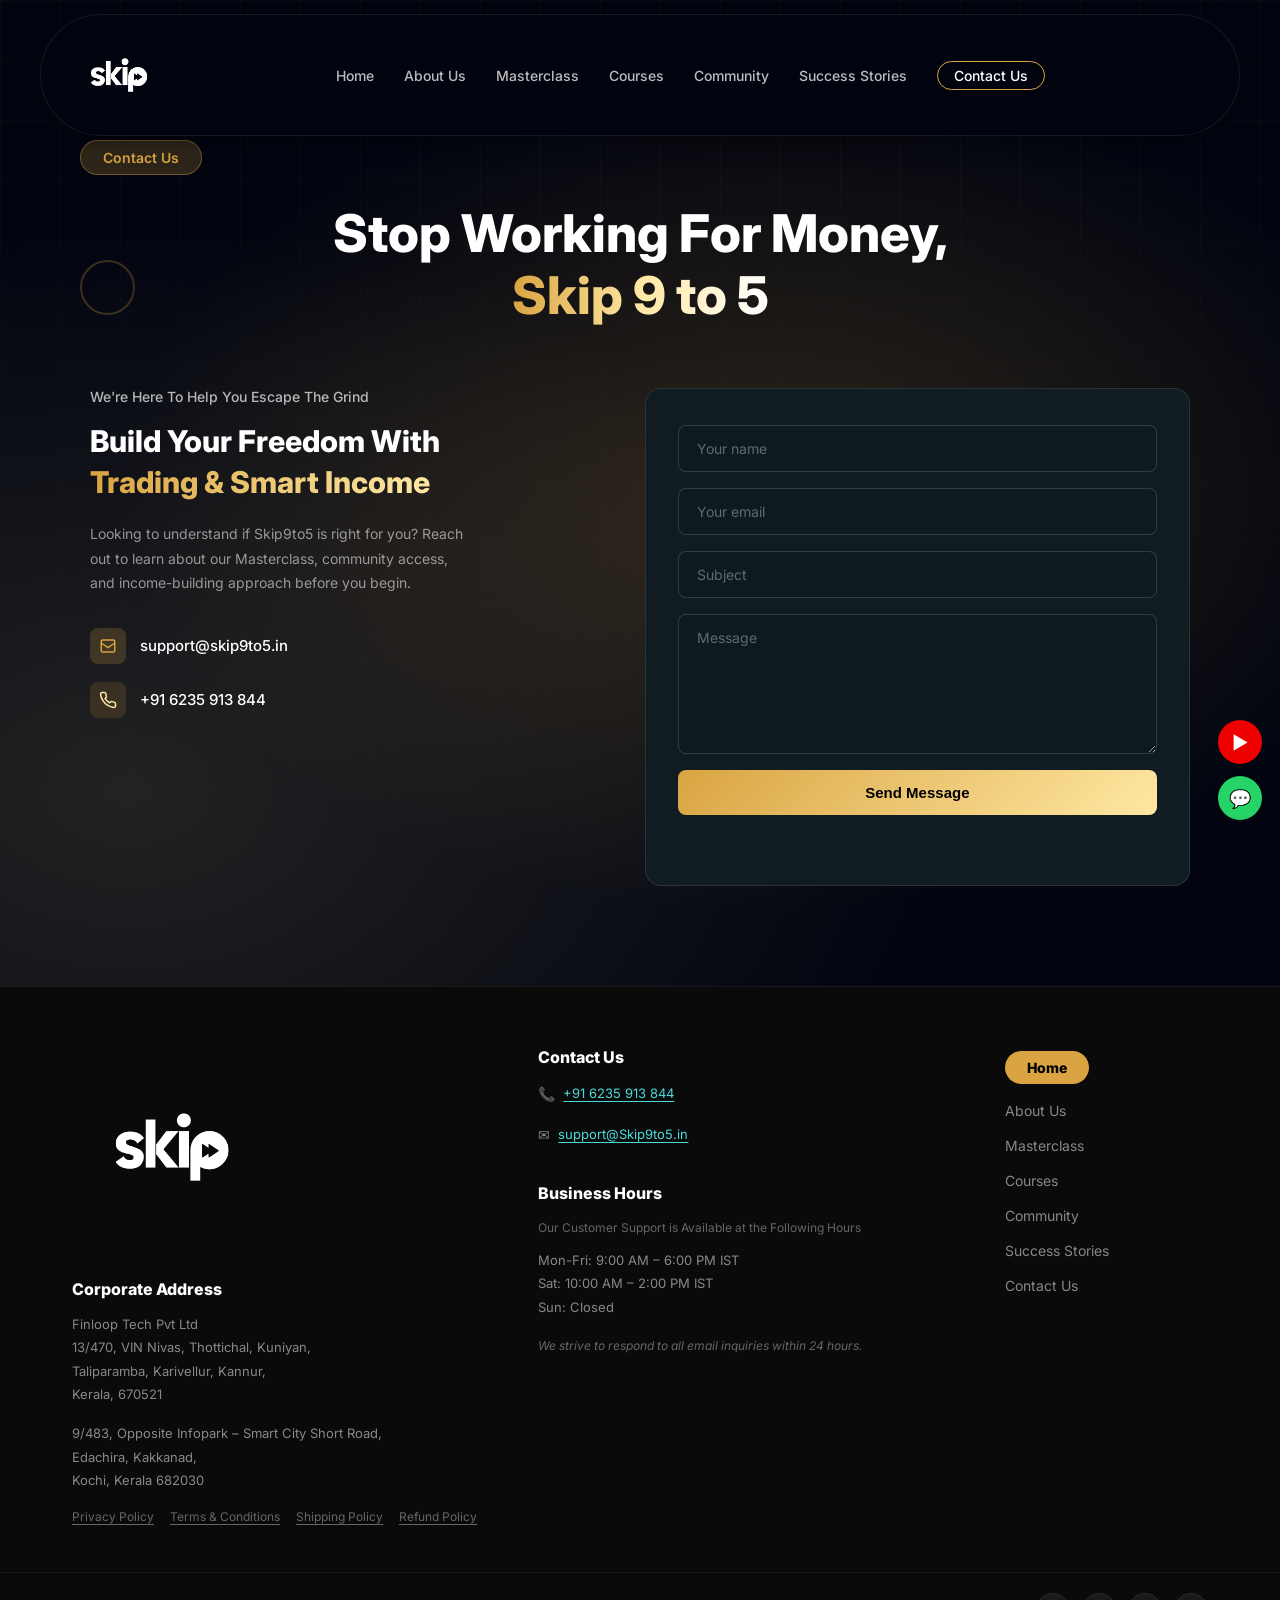
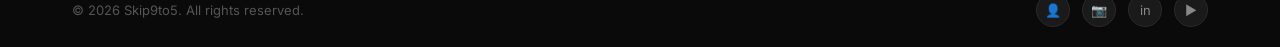
<file: contact.html>
<!DOCTYPE html>
<html lang="en">
<head>
    <meta charset="UTF-8">
    <meta name="viewport" content="width=device-width, initial-scale=1.0">
    <title>Contact Us - Skip9to5</title>
    <link rel="preconnect" href="https://fonts.googleapis.com">
    <link rel="preconnect" href="https://fonts.gstatic.com" crossorigin>
    <link href="https://fonts.googleapis.com/css2?family=Inter:wght@400;600;700;800;900&display=swap" rel="stylesheet">
    <link rel="stylesheet" href="style.css">
    <link rel="stylesheet" href="contact.css">
</head>
<body class="has-navbar">
  <nav class="navbar" id="navbar">
    <div class="navbar-island" id="navIsland">
      <div class="logo">
        <img src="skip.png" alt="Skip9to5 Logo" class="nav-logo-img"/>
      </div>
      <ul class="nav-links" id="navLinks">
        <li><a href="index.html">Home</a></li>
        <li><a href="index.html#mentors">About Us</a></li>
        <li><a href="masterclass.html">Masterclass</a></li>
        <li><a href="index.html#courses">Courses</a></li>
        <li><a href="community.html">Community</a></li>
        <li><a href="index.html#testimonials">Success Stories</a></li>
        <li><a href="contact.html" class="active">Contact Us</a></li>
      </ul>
      <div class="nav-actions"></div>
      <button class="nav-hamburger" id="navHamburger" aria-label="Toggle menu">
        <span></span><span></span>
      </button>
    </div>
  </nav>

    <section class="contact-section">
        <div class="contact-badge">Contact Us</div>
        <h1 class="contact-title">Stop Working For Money,<br><span class="gradient-text">Skip 9 to 5</span></h1>

        <div class="circle-decor"></div>

        <div class="contact-grid">
            <!-- Left Info -->
            <div class="contact-info" data-animate="fade-right">
                <p class="guide-label">We're Here To Help You Escape The Grind</p>
                <h2 class="info-heading">Build Your Freedom With<br><span class="highlight-text">Trading & Smart Income</span></h2>
                <p class="info-desc">Looking to understand if Skip9to5 is right for you? Reach out to learn about our Masterclass, community access, and income-building approach before you begin.</p>
                <div class="contact-detail">
                    <span class="icon-wrap email-icon">
                        <svg width="18" height="18" viewBox="0 0 24 24" fill="none" stroke="currentColor" stroke-width="2"><rect x="3" y="4" width="18" height="16" rx="2"/><path d="M3 8l9 6 9-6"/></svg>
                    </span>
                    <span>support@skip9to5.in</span>
                </div>
                <div class="contact-detail">
                    <span class="icon-wrap phone-icon">
                        <svg width="18" height="18" viewBox="0 0 24 24" fill="none" stroke="currentColor" stroke-width="2"><path d="M22 16.92v3a2 2 0 0 1-2.18 2 19.79 19.79 0 0 1-8.63-3.07 19.5 19.5 0 0 1-6-6 19.79 19.79 0 0 1-3.07-8.67A2 2 0 0 1 4.11 2h3a2 2 0 0 1 2 1.72 12.84 12.84 0 0 0 .7 2.81 2 2 0 0 1-.45 2.11L8.09 9.91a16 16 0 0 0 6 6l1.27-1.27a2 2 0 0 1 2.11-.45 12.84 12.84 0 0 0 2.81.7A2 2 0 0 1 22 16.92z"/></svg>
                    </span>
                    <span>+91 6235 913 844</span>
                </div>
            </div>

            <!-- Right Form -->
            <div class="contact-form-box" data-animate="fade-left" data-delay="200">
                <form id="contactForm">
                    <input type="text" name="name" placeholder="Your name" required>
                    <input type="email" name="email" placeholder="Your email" required>
                    <input type="text" name="subject" placeholder="Subject" required>
                    <textarea name="message" placeholder="Message" rows="6" required></textarea>
                    <button type="submit" id="submitBtn">Send Message</button>
                    <p id="formStatus" class="form-status"></p>
                </form>
            </div>
        </div>
    </section>

  <footer class="footer">
    <div class="footer-main">
      <div class="footer-col footer-col--address">
        <div class="footer-logo">
          <img src="skip.png" alt="Skip9to5 Logo" class="footer-logo-img"/>
        </div>
        <h4>Corporate Address</h4>
        <p>Finloop Tech Pvt Ltd<br/>
        13/470, VIN Nivas, Thottichal, Kuniyan,<br/>
        Taliparamba, Karivellur, Kannur,<br/>
        Kerala, 670521</p>
        <p>9/483, Opposite Infopark &ndash; Smart City Short Road,<br/>
        Edachira, Kakkanad,<br/>
        Kochi, Kerala 682030</p>
        <div class="footer-policies">
          <a href="#">Privacy Policy</a>
          <a href="#">Terms &amp; Conditions</a>
          <a href="#">Shipping Policy</a>
          <a href="#">Refund Policy</a>
        </div>
      </div>
      <div class="footer-col footer-col--contact">
        <h4>Contact Us</h4>
        <p><span class="footer-icon">&#128222;</span> <a href="tel:+916235913844">+91 6235 913 844</a></p>
        <p><span class="footer-icon">&#9993;</span> <a href="mailto:support@Skip9to5.in">support@Skip9to5.in</a></p>
        <h4 style="margin-top:36px">Business Hours</h4>
        <p class="footer-hours-sub">Our Customer Support is Available at the Following Hours</p>
        <p>Mon-Fri: 9:00 AM &ndash; 6:00 PM IST<br/>
        Sat: 10:00 AM &ndash; 2:00 PM IST<br/>
        Sun: Closed</p>
        <p class="footer-hours-note">We strive to respond to all email inquiries within 24 hours.</p>
      </div>
      <div class="footer-col footer-col--nav">
        <a href="index.html" class="footer-nav-home">Home</a>
        <a href="#">About Us</a>
        <a href="global-markets.html">Masterclass</a>
        <a href="index.html#courses">Courses</a>
        <a href="community.html">Community</a>
        <a href="#">Success Stories</a>
        <a href="contact.html">Contact Us</a>
      </div>
    </div>
    <div class="footer-bottom">
      <span>&copy; 2026 Skip9to5. All rights reserved.</span>
      <div class="footer-socials">
        <a href="#" class="fs-icon">&#128100;</a>
        <a href="#" class="fs-icon">&#128247;</a>
        <a href="#" class="fs-icon">in</a>
        <a href="#" class="fs-icon">&#9654;</a>
      </div>
    </div>
  </footer>

  <div class="float-social">
    <a href="#" class="float-yt">&#9654;</a>
    <a href="#" class="float-wa">&#128172;</a>
  </div>

    <script src="contact.js"></script>
    <script>
      const navIsland = document.getElementById('navIsland');
      const navHamburger = document.getElementById('navHamburger');
      const navLinks = document.getElementById('navLinks');
      window.addEventListener('scroll', () => {
        navIsland.classList.toggle('scrolled', window.scrollY > 60);
      });
      navHamburger.addEventListener('click', () => {
        navHamburger.classList.toggle('open');
        navLinks.classList.toggle('open');
      });
      document.addEventListener('click', (e) => {
        if (!navIsland.contains(e.target)) {
          navHamburger.classList.remove('open');
          navLinks.classList.remove('open');
        }
      });
    </script>
  <script src="animate.js"></script>
</body>
</html>
</file>
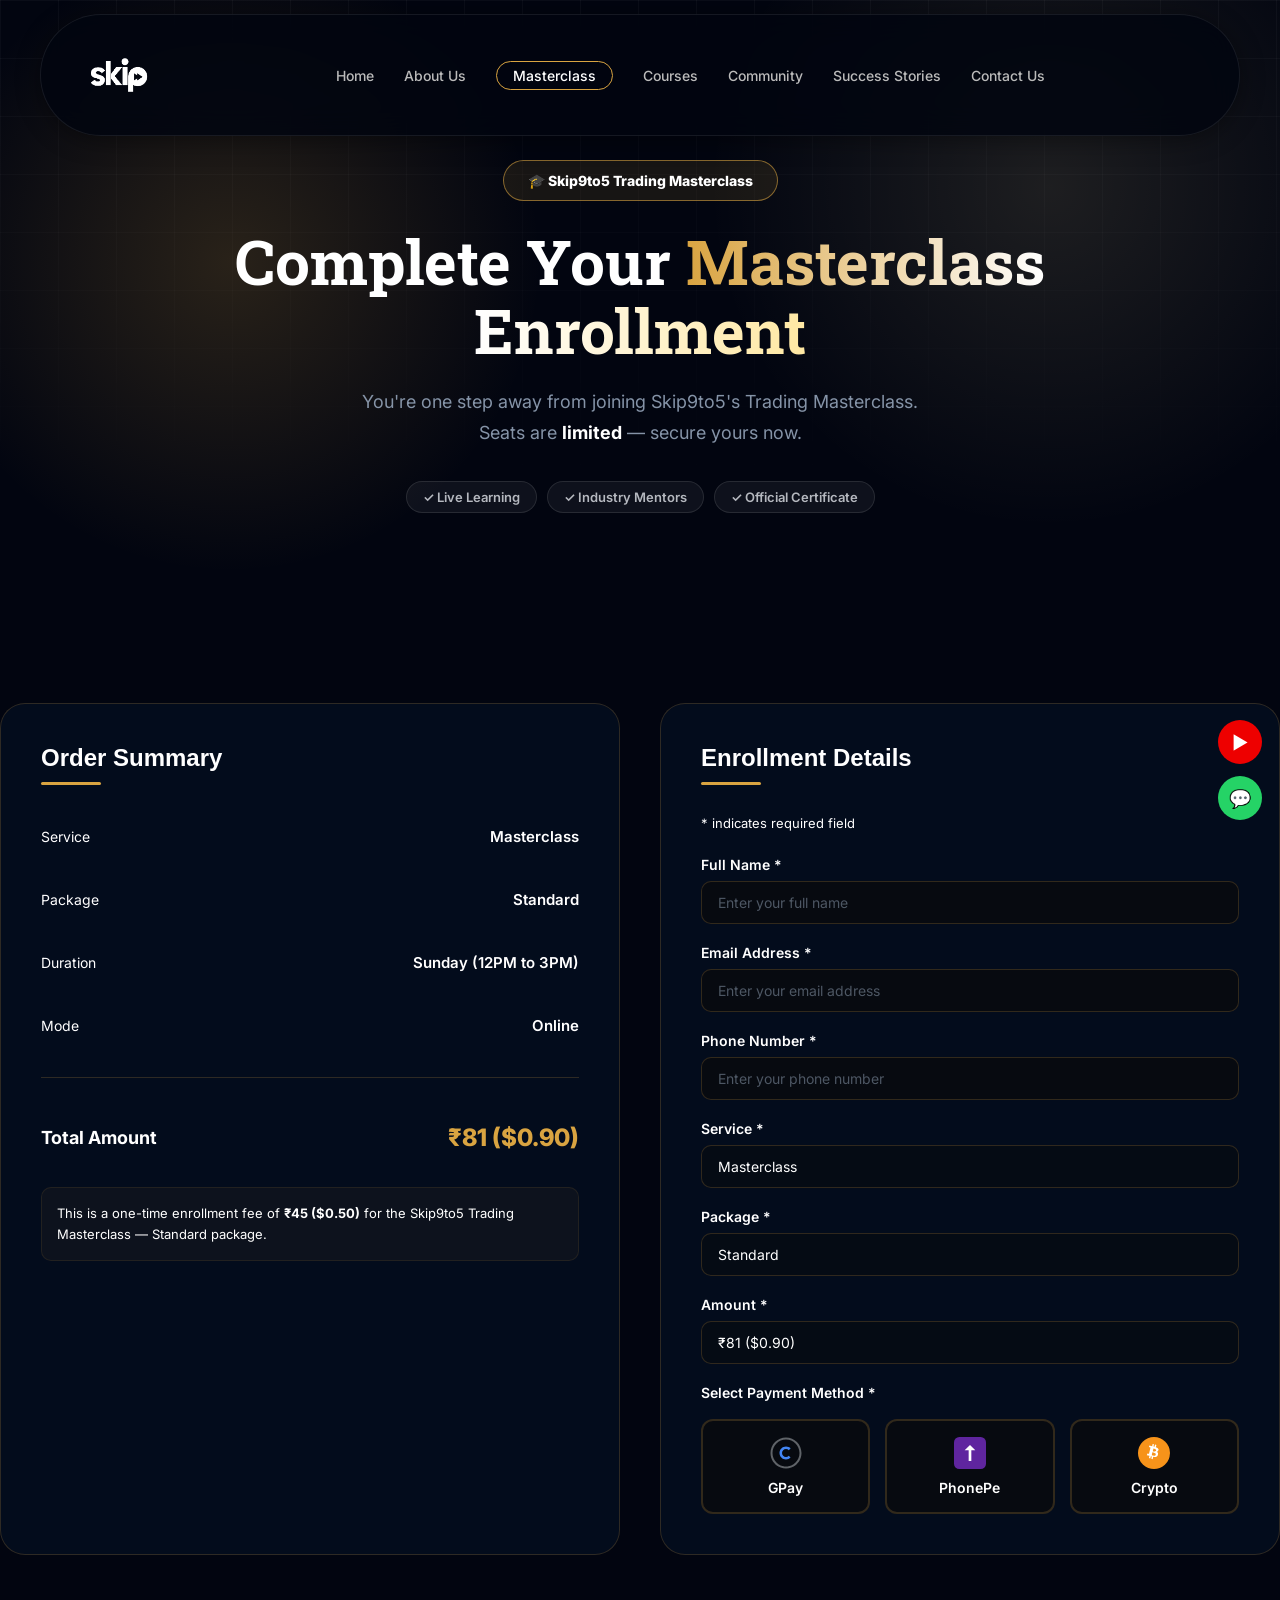
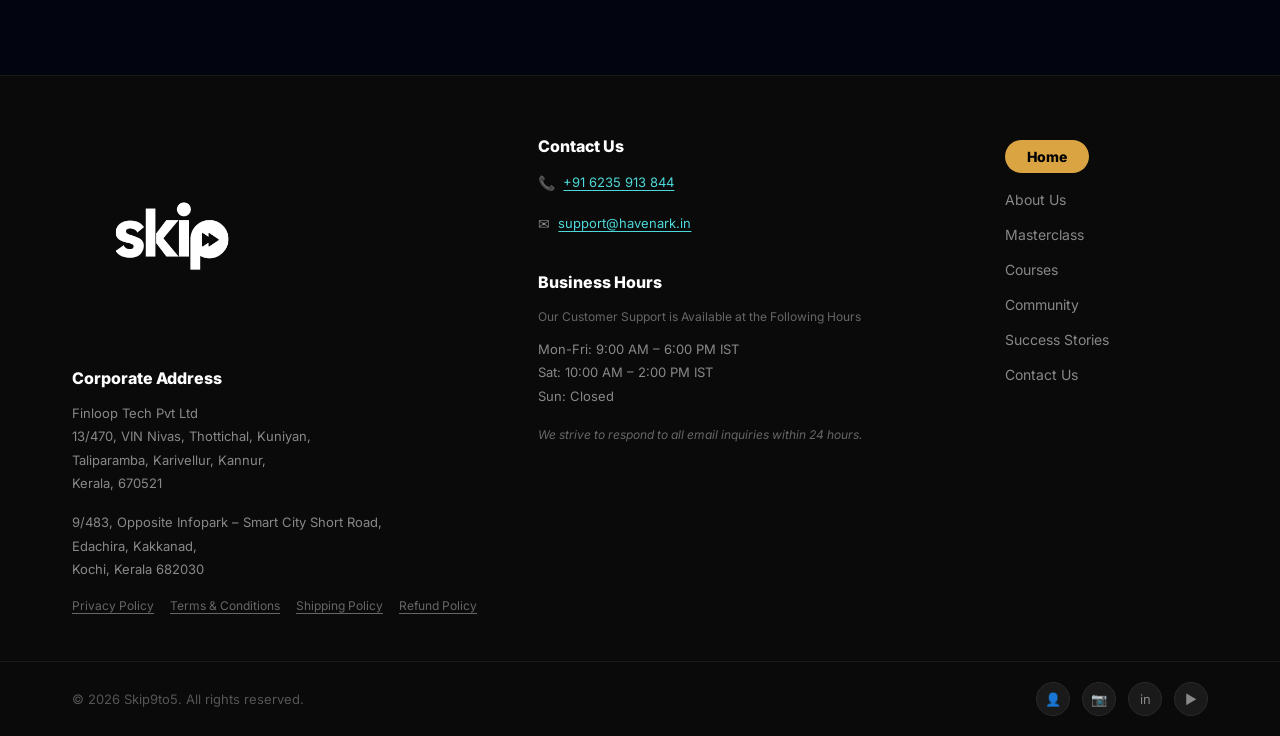
<file: masterclass-payment.html>
<!DOCTYPE html>
<html lang="en">

<head>
  <meta charset="UTF-8">
  <meta name="viewport" content="width=device-width, initial-scale=1.0">
  <title>Masterclass Payment - Skip9to5</title>
  <link rel="preconnect" href="https://fonts.googleapis.com">
  <link rel="preconnect" href="https://fonts.gstatic.com" crossorigin>
  <link href="https://fonts.googleapis.com/css2?family=Inter:wght@400;600;700;800;900&display=swap" rel="stylesheet">
  <link href="https://fonts.googleapis.com/css2?family=Roboto+Slab:wght@700&display=swap" rel="stylesheet">
  <link rel="stylesheet" href="style.css">
  <link rel="stylesheet" href="payment.css">
</head>

<body>

  <nav class="navbar" id="navbar">
    <div class="navbar-island" id="navIsland">
      <div class="logo">
        <img src="skip.png" alt="Skip9to5 Logo" class="nav-logo-img" />
      </div>
      <ul class="nav-links" id="navLinks">
        <li><a href="index.html">Home</a></li>
        <li><a href="index.html#mentors">About Us</a></li>
        <li><a href="masterclass.html" class="active">Masterclass</a></li>
        <li><a href="index.html#courses">Courses</a></li>
        <li><a href="community.html">Community</a></li>
        <li><a href="index.html#testimonials">Success Stories</a></li>
        <li><a href="contact.html">Contact Us</a></li>
      </ul>
      <div class="nav-actions"></div>
      <button class="nav-hamburger" id="navHamburger" aria-label="Toggle menu">
        <span></span><span></span><span></span>
      </button>
    </div>
  </nav>

  <section class="payment-hero">
    <div class="container">
      <div class="payment-hero-content" data-animate="fade-up">
        <span class="payment-hero-badge">&#127891; Skip9to5 Trading Masterclass</span>
        <h1>Complete Your <span class="payment-highlight">Masterclass Enrollment</span></h1>
        <p>You're one step away from joining Skip9to5's Trading Masterclass.<br />Seats are <strong>limited</strong> — secure yours now.</p>
        <div class="payment-hero-meta">
          <span>&#10003; Live Learning</span>
          <span>&#10003; Industry Mentors</span>
          <span>&#10003; Official Certificate</span>
        </div>
      </div>
    </div>
  </section>

  <section class="payment-section">
    <div class="container">
      <div class="payment-grid">

        <!-- Order Summary -->
        <div class="order-summary" data-animate="fade-right" data-delay="100">
          <div class="summary-header">
            <h2>Order Summary</h2>
            <div class="header-underline"></div>
          </div>
          <div class="summary-content">
            <div class="summary-item">
              <span class="summary-label">Service</span>
              <span class="summary-value">Masterclass</span>
            </div>
            <div class="summary-item">
              <span class="summary-label">Package</span>
              <span class="summary-value">Standard</span>
            </div>
            <div class="summary-item">
              <span class="summary-label">Duration</span>
              <span class="summary-value">Sunday (12PM to 3PM)</span>
            </div>
            <div class="summary-item">
              <span class="summary-label">Mode</span>
              <span class="summary-value">Online</span>
            </div>
            <div class="summary-divider"></div>
            <div class="summary-total">
              <span class="total-label">Total Amount</span>
              <span class="total-value">₹81 ($0.90)</span>
            </div>
            <p class="summary-note">This is a one-time enrollment fee of <strong>₹45 ($0.50)</strong> for the Skip9to5 Trading Masterclass — Standard package.</p>
          </div>
        </div>

        <!-- Payment Details -->
        <div class="payment-details" data-animate="fade-left" data-delay="200">
          <div class="details-header">
            <h2>Enrollment Details</h2>
            <div class="header-underline"></div>
          </div>
          <form id="paymentForm" class="payment-form">
            <p class="required-note">* indicates required field</p>

            <div class="form-group">
              <label for="fullName">Full Name *</label>
              <input type="text" id="fullName" name="fullName" placeholder="Enter your full name" required>
            </div>

            <div class="form-group">
              <label for="email">Email Address *</label>
              <input type="email" id="email" name="email" placeholder="Enter your email address" required>
            </div>

            <div class="form-group">
              <label for="phone">Phone Number *</label>
              <input type="tel" id="phone" name="phone" placeholder="Enter your phone number" required>
            </div>

            <div class="form-group">
              <label for="service">Service *</label>
              <input type="text" id="service" name="service" value="Masterclass" readonly>
            </div>

            <div class="form-group">
              <label for="package">Package *</label>
              <input type="text" id="package" name="package" value="Standard" readonly>
            </div>

            <div class="form-group">
              <label for="amount">Amount *</label>
              <input type="text" id="amount" name="amount" value="₹81 ($0.90)" readonly>
            </div>

            <div class="form-group">
              <label>Select Payment Method *</label>
              <div class="payment-methods">
                <button type="button" class="payment-method-btn" data-method="gpay">
                  <svg viewBox="0 0 512 512" width="24" height="24">
                    <path fill="#5F6368" d="M256 8C119.033 8 8 119.033 8 256s111.033 248 248 248 248-111.033 248-248S392.967 8 256 8zm0 464c-119.103 0-216-96.897-216-216S136.897 40 256 40s216 96.897 216 216-96.897 216-216 216z" />
                    <path fill="#4285F4" d="M256 152c-57.346 0-104 46.654-104 104s46.654 104 104 104c28.673 0 54.643-11.643 73.373-30.373l-29.373-29.373C287.357 312.357 272.357 320 256 320c-35.346 0-64-28.654-64-64s28.654-64 64-64c17.673 0 33.673 7.163 45.373 18.746l29.373-29.373C311.643 163.643 285.673 152 256 152z" />
                  </svg>
                  <span>GPay</span>
                </button>
                <button type="button" class="payment-method-btn" data-method="phonepe">
                  <svg viewBox="0 0 24 24" width="24" height="24">
                    <rect fill="#5F259F" width="24" height="24" rx="4" />
                    <path fill="#FFFFFF" d="M12 6L8 10h3v8h2v-8h3l-4-4z" />
                  </svg>
                  <span>PhonePe</span>
                </button>
                <button type="button" class="payment-method-btn" data-method="crypto">
                  <svg viewBox="0 0 24 24" width="24" height="24" fill="none">
                    <circle cx="12" cy="12" r="12" fill="#F7931A"/>
                    <path d="M15.5 10.2c.2-1.3-.8-2-2.1-2.5l.4-1.7-1-.3-.4 1.6-.8-.2.4-1.6-1-.3-.4 1.7-2.1-.5-.3 1.1s.7.2.7.2c.4.1.5.4.4.6l-1 4c0 .2-.2.4-.5.3l-.7-.2-.5 1.2 2 .5-.4 1.7 1 .3.4-1.7.8.2-.4 1.7 1 .3.4-1.7c1.7.3 3 .2 3.5-1.4.4-1.2 0-1.9-.9-2.4.6-.1 1.1-.6 1.2-1.4zm-2.2 3.1c-.3 1.2-2.3.6-3 .4l.5-2.2c.7.2 2.8.5 2.5 1.8zm.3-3.1c-.3 1.1-2 .5-2.5.4l.5-2c.5.1 2.2.4 2 1.6z" fill="#fff"/>
                  </svg>
                  <span>Crypto</span>
                </button>
              </div>
            </div>

          </form>
        </div>
      </div>
    </div>
  </section>

  <!-- Payment Modal -->
  <div class="payment-modal" id="paymentModal">
    <div class="modal-overlay"></div>
    <div class="modal-content">
      <button class="modal-close" id="modalClose">&times;</button>
      <div class="modal-body" id="modalBody"></div>
    </div>
  </div>

  <footer class="footer">
    <div class="footer-main">
      <div class="footer-col footer-col--address">
        <div class="footer-logo">
          <img src="skip.png" alt="Skip9to5 Logo" class="footer-logo-img" />
        </div>
        <h4>Corporate Address</h4>
        <p>Finloop Tech Pvt Ltd<br />
          13/470, VIN Nivas, Thottichal, Kuniyan,<br />
          Taliparamba, Karivellur, Kannur,<br />
          Kerala, 670521</p>
        <p>9/483, Opposite Infopark &ndash; Smart City Short Road,<br />
          Edachira, Kakkanad,<br />
          Kochi, Kerala 682030</p>
        <div class="footer-policies">
          <a href="#">Privacy Policy</a>
          <a href="#">Terms &amp; Conditions</a>
          <a href="#">Shipping Policy</a>
          <a href="#">Refund Policy</a>
        </div>
      </div>
      <div class="footer-col footer-col--contact">
        <h4>Contact Us</h4>
        <p><span class="footer-icon">&#128222;</span> <a href="tel:+916235913844">+91 6235 913 844</a></p>
        <p><span class="footer-icon">&#9993;</span> <a href="mailto:support@havenark.in">support@havenark.in</a></p>
        <h4 style="margin-top:36px">Business Hours</h4>
        <p class="footer-hours-sub">Our Customer Support is Available at the Following Hours</p>
        <p>Mon-Fri: 9:00 AM &ndash; 6:00 PM IST<br />
          Sat: 10:00 AM &ndash; 2:00 PM IST<br />
          Sun: Closed</p>
        <p class="footer-hours-note">We strive to respond to all email inquiries within 24 hours.</p>
      </div>
      <div class="footer-col footer-col--nav">
        <a href="index.html" class="footer-nav-home">Home</a>
        <a href="index.html#mentors">About Us</a>
        <a href="masterclass.html">Masterclass</a>
        <a href="index.html#courses">Courses</a>
        <a href="community.html">Community</a>
        <a href="index.html#testimonials">Success Stories</a>
        <a href="contact.html">Contact Us</a>
      </div>
    </div>
    <div class="footer-bottom">
      <span>&copy; 2026 Skip9to5. All rights reserved.</span>
      <div class="footer-socials">
        <a href="#" class="fs-icon">&#128100;</a>
        <a href="#" class="fs-icon">&#128247;</a>
        <a href="#" class="fs-icon">in</a>
        <a href="#" class="fs-icon">&#9654;</a>
      </div>
    </div>
  </footer>

  <div class="float-social">
    <a href="#" class="float-yt">&#9654;</a>
    <a href="#" class="float-wa">&#128172;</a>
  </div>

  <script>
    const navIsland = document.getElementById('navIsland');
    const navHamburger = document.getElementById('navHamburger');
    const navLinks = document.getElementById('navLinks');
    window.addEventListener('scroll', () => {
      navIsland.classList.toggle('scrolled', window.scrollY > 60);
    });
    navHamburger.addEventListener('click', () => {
      navHamburger.classList.toggle('open');
      navLinks.classList.toggle('open');
    });
    document.addEventListener('click', (e) => {
      if (!navIsland.contains(e.target)) {
        navHamburger.classList.remove('open');
        navLinks.classList.remove('open');
      }
    });
  </script>
  <script src="masterclass-payment.js"></script>
  <script src="animate.js"></script>
</body>

</html>
</file>
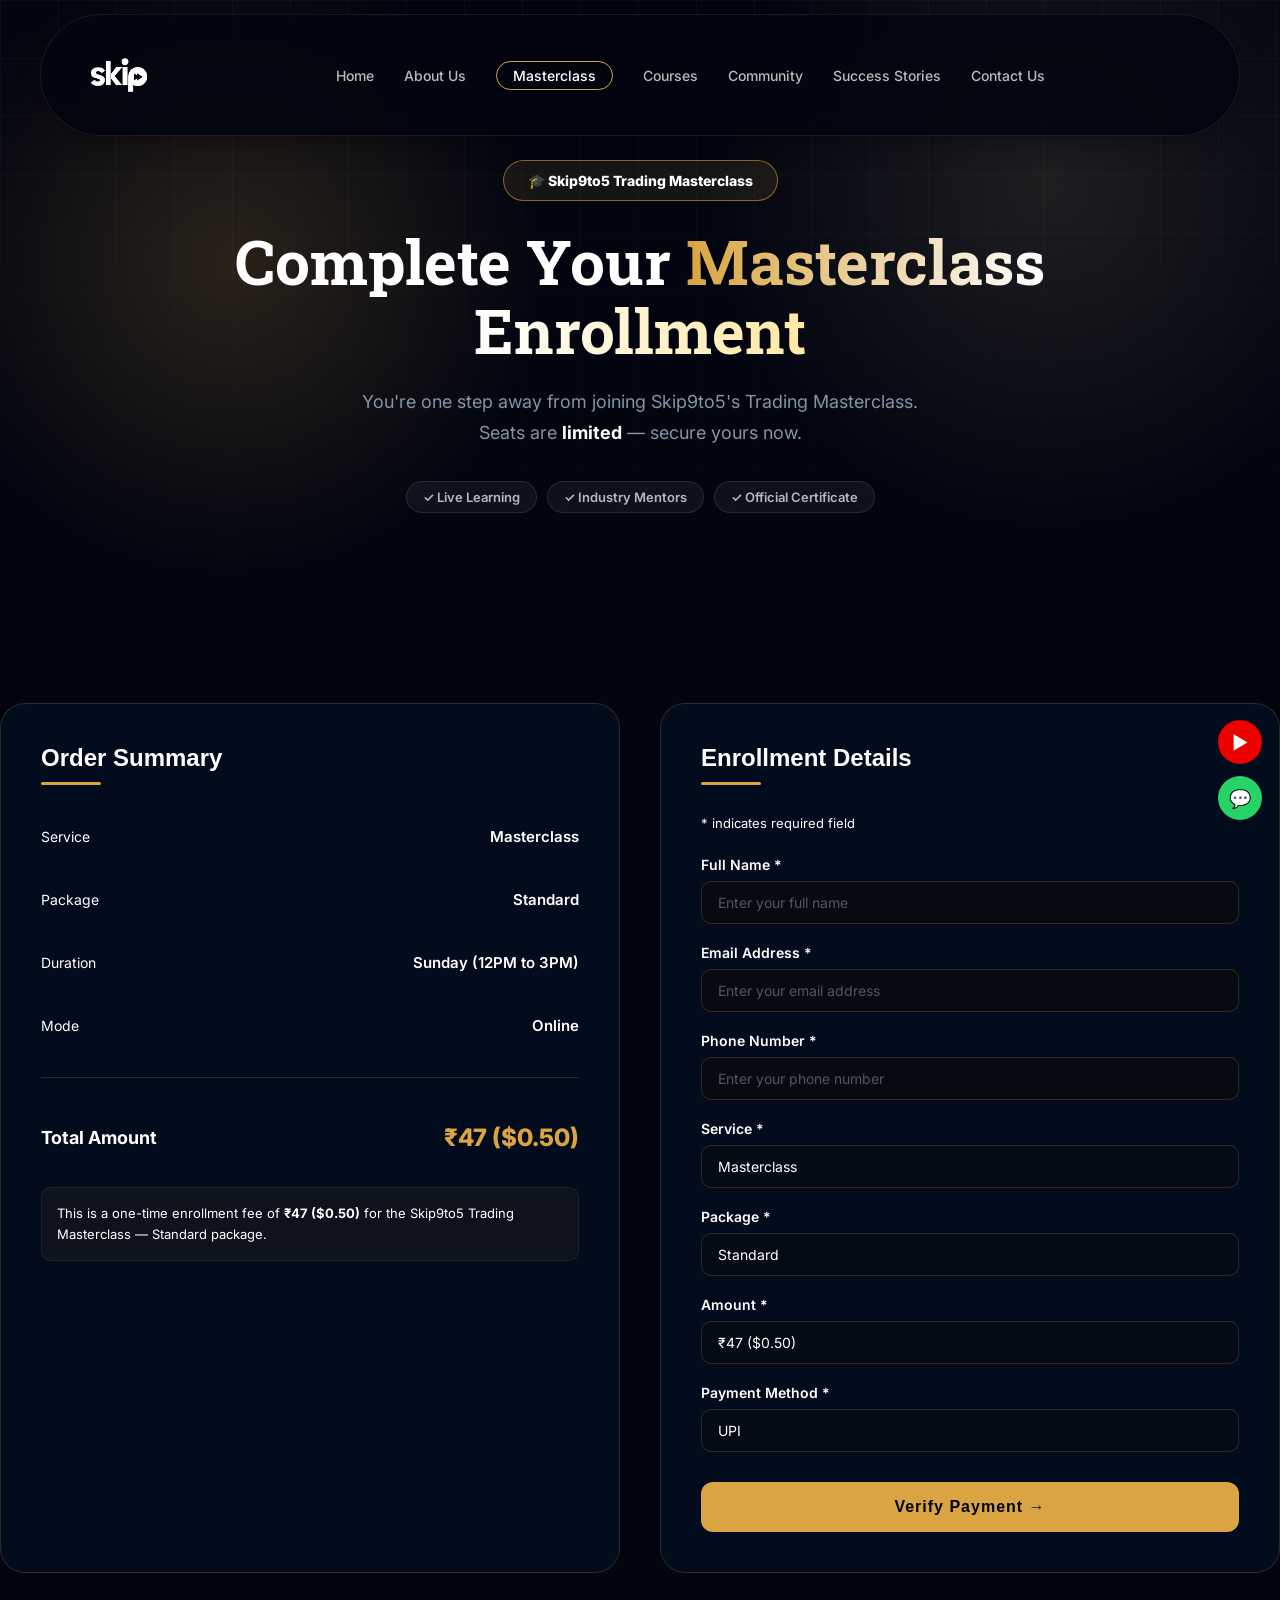
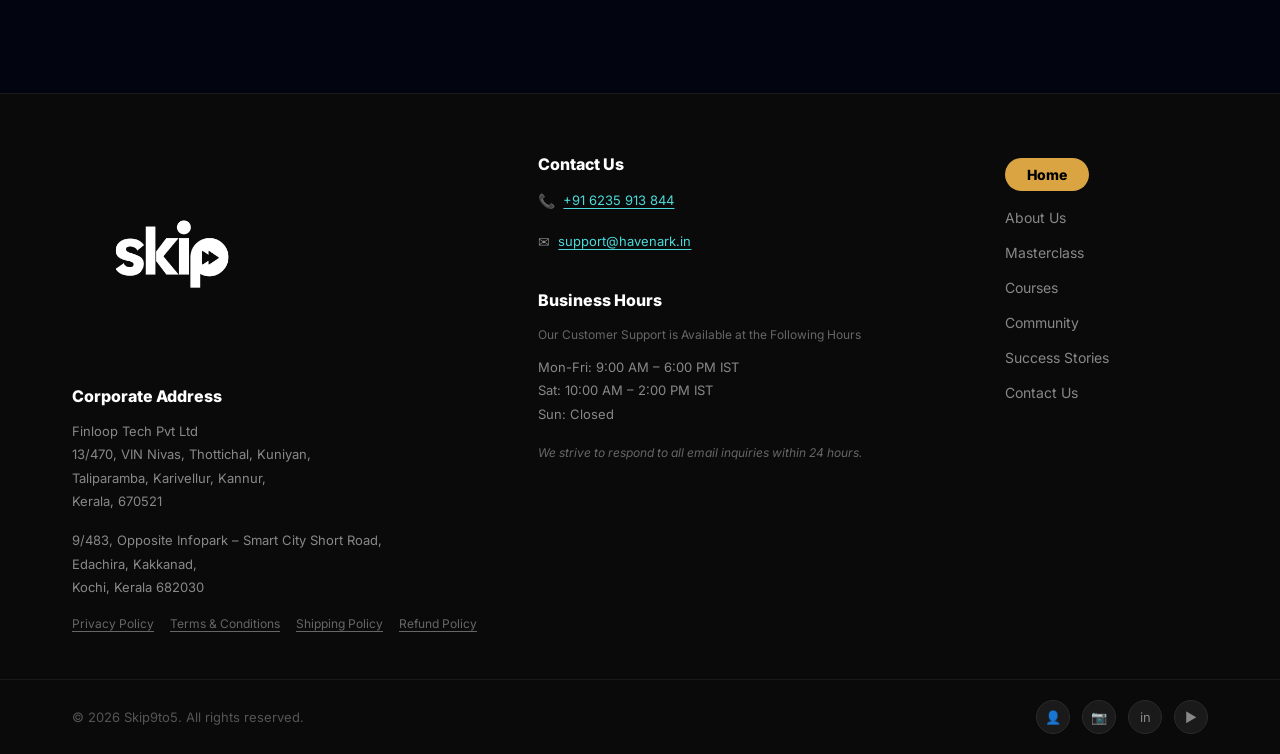
<file: masterclass-upi-form.html>
<!DOCTYPE html>
<html lang="en">

<head>
  <meta charset="UTF-8">
  <meta name="viewport" content="width=device-width, initial-scale=1.0">
  <title>Masterclass UPI Payment - Skip9to5</title>
  <link rel="preconnect" href="https://fonts.googleapis.com">
  <link rel="preconnect" href="https://fonts.gstatic.com" crossorigin>
  <link href="https://fonts.googleapis.com/css2?family=Inter:wght@400;600;700;800;900&display=swap" rel="stylesheet">
  <link href="https://fonts.googleapis.com/css2?family=Roboto+Slab:wght@700&display=swap" rel="stylesheet">
  <link rel="stylesheet" href="style.css">
  <link rel="stylesheet" href="payment.css">
</head>

<body>

  <nav class="navbar" id="navbar">
    <div class="navbar-island" id="navIsland">
      <div class="logo">
        <img src="skip.png" alt="Skip9to5 Logo" class="nav-logo-img" />
      </div>
      <ul class="nav-links" id="navLinks">
        <li><a href="index.html">Home</a></li>
        <li><a href="index.html#mentors">About Us</a></li>
        <li><a href="masterclass.html" class="active">Masterclass</a></li>
        <li><a href="index.html#courses">Courses</a></li>
        <li><a href="community.html">Community</a></li>
        <li><a href="index.html#testimonials">Success Stories</a></li>
        <li><a href="contact.html">Contact Us</a></li>
      </ul>
      <div class="nav-actions"></div>
      <button class="nav-hamburger" id="navHamburger" aria-label="Toggle menu">
        <span></span><span></span><span></span>
      </button>
    </div>
  </nav>

  <section class="payment-hero">
    <div class="container">
      <div class="payment-hero-content" data-animate="fade-up">
        <span class="payment-hero-badge">&#127891; Skip9to5 Trading Masterclass</span>
        <h1>Complete Your <span class="payment-highlight">Masterclass Enrollment</span></h1>
        <p>You're one step away from joining Skip9to5's Trading Masterclass.<br />Seats are <strong>limited</strong> — secure yours now.</p>
        <div class="payment-hero-meta">
          <span>&#10003; Live Learning</span>
          <span>&#10003; Industry Mentors</span>
          <span>&#10003; Official Certificate</span>
        </div>
      </div>
    </div>
  </section>

  <section class="payment-section">
    <div class="container">
      <div class="payment-grid">

        <!-- Order Summary -->
        <div class="order-summary" data-animate="fade-right" data-delay="100">
          <div class="summary-header">
            <h2>Order Summary</h2>
            <div class="header-underline"></div>
          </div>
          <div class="summary-content">
            <div class="summary-item">
              <span class="summary-label">Service</span>
              <span class="summary-value">Masterclass</span>
            </div>
            <div class="summary-item">
              <span class="summary-label">Package</span>
              <span class="summary-value">Standard</span>
            </div>
            <div class="summary-item">
              <span class="summary-label">Duration</span>
              <span class="summary-value">Sunday (12PM to 3PM)</span>
            </div>
            <div class="summary-item">
              <span class="summary-label">Mode</span>
              <span class="summary-value">Online</span>
            </div>
            <div class="summary-divider"></div>
            <div class="summary-total">
              <span class="total-label">Total Amount</span>
              <span class="total-value">₹47 ($0.50)</span>
            </div>
            <p class="summary-note">This is a one-time enrollment fee of <strong>₹47 ($0.50)</strong> for the Skip9to5 Trading Masterclass — Standard package.</p>
          </div>
        </div>

        <!-- Enrollment Details -->
        <div class="payment-details" data-animate="fade-left" data-delay="200">
          <div class="details-header">
            <h2>Enrollment Details</h2>
            <div class="header-underline"></div>
          </div>
          <form id="paymentForm" class="payment-form">
            <p class="required-note">* indicates required field</p>

            <div class="form-group">
              <label for="fullName">Full Name *</label>
              <input type="text" id="fullName" name="fullName" placeholder="Enter your full name" required>
            </div>

            <div class="form-group">
              <label for="email">Email Address *</label>
              <input type="email" id="email" name="email" placeholder="Enter your email address" required>
            </div>

            <div class="form-group">
              <label for="phone">Phone Number *</label>
              <input type="tel" id="phone" name="phone" placeholder="Enter your phone number" required>
            </div>

            <div class="form-group">
              <label for="service">Service *</label>
              <input type="text" id="service" name="service" value="Masterclass" readonly>
            </div>

            <div class="form-group">
              <label for="package">Package *</label>
              <input type="text" id="package" name="package" value="Standard" readonly>
            </div>

            <div class="form-group">
              <label for="amount">Amount *</label>
              <input type="text" id="amount" name="amount" value="₹47 ($0.50)" readonly>
            </div>

            <div class="form-group">
              <label for="paymentMethod">Payment Method *</label>
              <input type="text" id="paymentMethod" name="paymentMethod" value="UPI" readonly>
            </div>

            <button type="button" class="confirm-payment-btn" id="proceedBtn">Verify Payment &#8594;</button>
          </form>
        </div>
      </div>
    </div>
  </section>

  <!-- Payment Modal -->
  <div class="payment-modal" id="paymentModal">
    <div class="modal-overlay"></div>
    <div class="modal-content">
      <button class="modal-close" id="modalClose">&times;</button>
      <div class="modal-body" id="modalBody"></div>
    </div>
  </div>

  <footer class="footer">
    <div class="footer-main">
      <div class="footer-col footer-col--address">
        <div class="footer-logo">
          <img src="skip.png" alt="Skip9to5 Logo" class="footer-logo-img" />
        </div>
        <h4>Corporate Address</h4>
        <p>Finloop Tech Pvt Ltd<br />
          13/470, VIN Nivas, Thottichal, Kuniyan,<br />
          Taliparamba, Karivellur, Kannur,<br />
          Kerala, 670521</p>
        <p>9/483, Opposite Infopark &ndash; Smart City Short Road,<br />
          Edachira, Kakkanad,<br />
          Kochi, Kerala 682030</p>
        <div class="footer-policies">
          <a href="#">Privacy Policy</a>
          <a href="#">Terms &amp; Conditions</a>
          <a href="#">Shipping Policy</a>
          <a href="#">Refund Policy</a>
        </div>
      </div>
      <div class="footer-col footer-col--contact">
        <h4>Contact Us</h4>
        <p><span class="footer-icon">&#128222;</span> <a href="tel:+916235913844">+91 6235 913 844</a></p>
        <p><span class="footer-icon">&#9993;</span> <a href="mailto:support@havenark.in">support@havenark.in</a></p>
        <h4 style="margin-top:36px">Business Hours</h4>
        <p class="footer-hours-sub">Our Customer Support is Available at the Following Hours</p>
        <p>Mon-Fri: 9:00 AM &ndash; 6:00 PM IST<br />
          Sat: 10:00 AM &ndash; 2:00 PM IST<br />
          Sun: Closed</p>
        <p class="footer-hours-note">We strive to respond to all email inquiries within 24 hours.</p>
      </div>
      <div class="footer-col footer-col--nav">
        <a href="index.html" class="footer-nav-home">Home</a>
        <a href="index.html#mentors">About Us</a>
        <a href="masterclass.html">Masterclass</a>
        <a href="index.html#courses">Courses</a>
        <a href="community.html">Community</a>
        <a href="index.html#testimonials">Success Stories</a>
        <a href="contact.html">Contact Us</a>
      </div>
    </div>
    <div class="footer-bottom">
      <span>&copy; 2026 Skip9to5. All rights reserved.</span>
      <div class="footer-socials">
        <a href="#" class="fs-icon">&#128100;</a>
        <a href="#" class="fs-icon">&#128247;</a>
        <a href="#" class="fs-icon">in</a>
        <a href="#" class="fs-icon">&#9654;</a>
      </div>
    </div>
  </footer>

  <div class="float-social">
    <a href="#" class="float-yt">&#9654;</a>
    <a href="#" class="float-wa">&#128172;</a>
  </div>

  <script>
    const navIsland = document.getElementById('navIsland');
    const navHamburger = document.getElementById('navHamburger');
    const navLinks = document.getElementById('navLinks');
    window.addEventListener('scroll', () => {
      navIsland.classList.toggle('scrolled', window.scrollY > 60);
    });
    navHamburger.addEventListener('click', () => {
      navHamburger.classList.toggle('open');
      navLinks.classList.toggle('open');
    });
    document.addEventListener('click', (e) => {
      if (!navIsland.contains(e.target)) {
        navHamburger.classList.remove('open');
        navLinks.classList.remove('open');
      }
    });
  </script>
  <script src="masterclass-upi-form.js"></script>
  <script src="animate.js"></script>
</body>

</html>
</file>
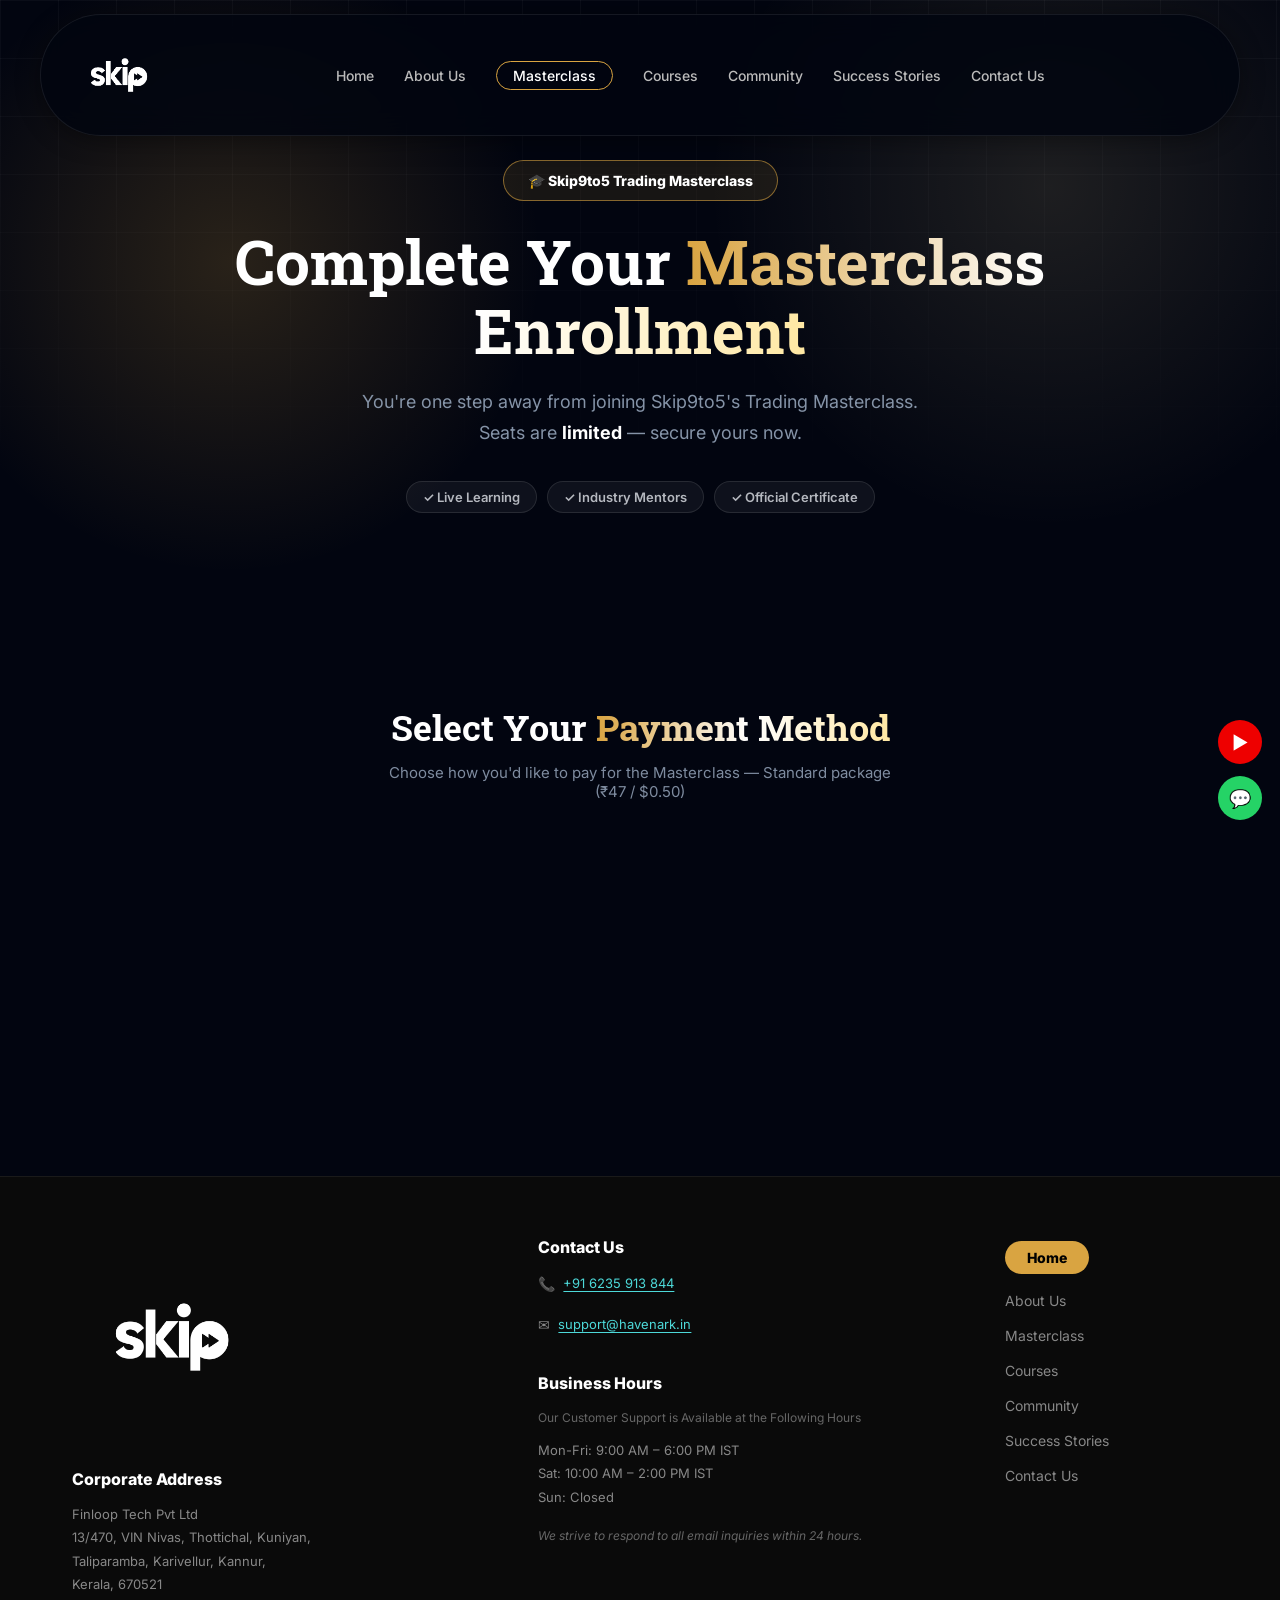
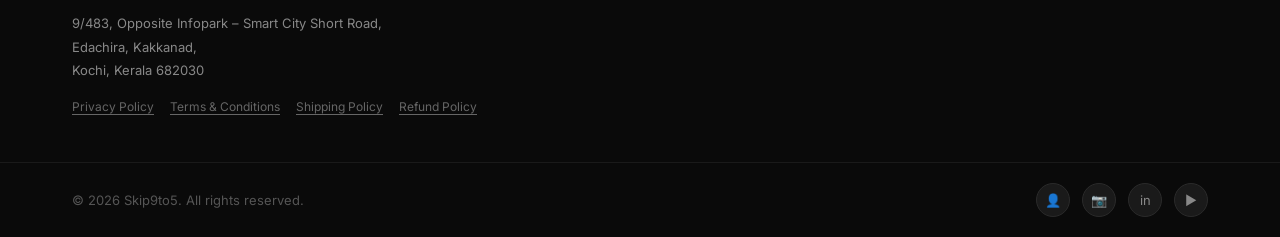
<file: masterclass-upi-payment.html>
<!DOCTYPE html>
<html lang="en">

<head>
  <meta charset="UTF-8">
  <meta name="viewport" content="width=device-width, initial-scale=1.0">
  <title>Masterclass Enrollment - Skip9to5</title>
  <link rel="preconnect" href="https://fonts.googleapis.com">
  <link rel="preconnect" href="https://fonts.gstatic.com" crossorigin>
  <link href="https://fonts.googleapis.com/css2?family=Inter:wght@400;600;700;800;900&display=swap" rel="stylesheet">
  <link href="https://fonts.googleapis.com/css2?family=Roboto+Slab:wght@700&display=swap" rel="stylesheet">
  <link rel="stylesheet" href="style.css">
  <link rel="stylesheet" href="payment.css">
  <style>
    /* Method selector page styles */
    .method-select-section {
      padding: 80px 0 120px;
      background: #020510;
      min-height: 60vh;
      display: flex;
      align-items: center;
    }
    .method-select-inner {
      max-width: 560px;
      margin: 0 auto;
      padding: 0 24px;
      text-align: center;
    }
    .method-select-inner h2 {
      font-family: 'Roboto Slab', Georgia, serif;
      font-size: clamp(24px, 4vw, 36px);
      font-weight: 700;
      color: #fff;
      margin-bottom: 12px;
    }
    .method-select-inner p {
      font-size: 15px;
      color: rgba(148,163,184,0.85);
      margin-bottom: 40px;
    }
    .method-cards {
      display: grid;
      grid-template-columns: 1fr 1fr;
      gap: 20px;
    }
    .method-card {
      display: flex;
      flex-direction: column;
      align-items: center;
      justify-content: center;
      gap: 16px;
      padding: 36px 24px;
      background: rgba(6,18,37,0.7);
      border: 2px solid rgba(217,164,65,0.2);
      border-radius: 20px;
      cursor: pointer;
      text-decoration: none;
      color: #fff;
      font-family: 'Inter', sans-serif;
      font-size: 18px;
      font-weight: 700;
      transition: border-color 0.25s, background 0.25s, transform 0.2s, box-shadow 0.25s;
    }
    .method-card:hover {
      border-color: #d9a441;
      background: rgba(217,164,65,0.08);
      transform: translateY(-4px);
      box-shadow: 0 12px 40px rgba(217,164,65,0.18);
      color: #fff;
    }
    .method-card-icon {
      width: 64px;
      height: 64px;
      border-radius: 50%;
      display: flex;
      align-items: center;
      justify-content: center;
      font-size: 28px;
    }
    .method-card-icon.upi-icon {
      background: rgba(34,197,94,0.12);
      border: 1.5px solid rgba(34,197,94,0.3);
    }
    .method-card-icon.crypto-icon {
      background: rgba(247,147,26,0.12);
      border: 1.5px solid rgba(247,147,26,0.3);
    }
    .method-card-sub {
      font-size: 12px;
      font-weight: 500;
      color: rgba(148,163,184,0.7);
      margin-top: -8px;
    }
    @media (max-width: 480px) {
      .method-cards { grid-template-columns: 1fr; }
      .method-card { padding: 28px 20px; }
    }
  </style>
</head>

<body>

  <nav class="navbar" id="navbar">
    <div class="navbar-island" id="navIsland">
      <div class="logo">
        <img src="skip.png" alt="Skip9to5 Logo" class="nav-logo-img" />
      </div>
      <ul class="nav-links" id="navLinks">
        <li><a href="index.html">Home</a></li>
        <li><a href="index.html#mentors">About Us</a></li>
        <li><a href="masterclass.html" class="active">Masterclass</a></li>
        <li><a href="index.html#courses">Courses</a></li>
        <li><a href="community.html">Community</a></li>
        <li><a href="index.html#testimonials">Success Stories</a></li>
        <li><a href="contact.html">Contact Us</a></li>
      </ul>
      <div class="nav-actions"></div>
      <button class="nav-hamburger" id="navHamburger" aria-label="Toggle menu">
        <span></span><span></span><span></span>
      </button>
    </div>
  </nav>

  <section class="payment-hero">
    <div class="container">
      <div class="payment-hero-content" data-animate="fade-up">
        <span class="payment-hero-badge">&#127891; Skip9to5 Trading Masterclass</span>
        <h1>Complete Your <span class="payment-highlight">Masterclass Enrollment</span></h1>
        <p>You're one step away from joining Skip9to5's Trading Masterclass.<br />Seats are <strong>limited</strong> — secure yours now.</p>
        <div class="payment-hero-meta">
          <span>&#10003; Live Learning</span>
          <span>&#10003; Industry Mentors</span>
          <span>&#10003; Official Certificate</span>
        </div>
      </div>
    </div>
  </section>

  <section class="method-select-section">
    <div class="method-select-inner">
      <h2>Select Your <span class="payment-highlight">Payment Method</span></h2>
      <p>Choose how you'd like to pay for the Masterclass — Standard package (₹47 / $0.50)</p>
      <div class="method-cards">
        <a href="https://lexunity.in/paylink/link_6A0EEC03ED076" class="method-card" data-animate="fade-right" data-delay="100">
          <div class="method-card-icon upi-icon">&#128176;</div>
          <span>UPI</span>
          <span class="method-card-sub">Pay via any UPI app</span>
        </a>
        <a href="masterclass-payment.html" class="method-card" data-animate="fade-left" data-delay="200">
          <div class="method-card-icon crypto-icon">
            <svg viewBox="0 0 24 24" width="32" height="32" fill="none">
              <circle cx="12" cy="12" r="12" fill="#F7931A"/>
              <path d="M15.5 10.2c.2-1.3-.8-2-2.1-2.5l.4-1.7-1-.3-.4 1.6-.8-.2.4-1.6-1-.3-.4 1.7-2.1-.5-.3 1.1s.7.2.7.2c.4.1.5.4.4.6l-1 4c0 .2-.2.4-.5.3l-.7-.2-.5 1.2 2 .5-.4 1.7 1 .3.4-1.7.8.2-.4 1.7 1 .3.4-1.7c1.7.3 3 .2 3.5-1.4.4-1.2 0-1.9-.9-2.4.6-.1 1.1-.6 1.2-1.4zm-2.2 3.1c-.3 1.2-2.3.6-3 .4l.5-2.2c.7.2 2.8.5 2.5 1.8zm.3-3.1c-.3 1.1-2 .5-2.5.4l.5-2c.5.1 2.2.4 2 1.6z" fill="#fff"/>
            </svg>
          </div>
          <span>Crypto</span>
          <span class="method-card-sub">Pay via USDT (BEP20 / ERC20 / TRC20)</span>
        </a>
      </div>
    </div>
  </section>

  <footer class="footer">
    <div class="footer-main">
      <div class="footer-col footer-col--address">
        <div class="footer-logo">
          <img src="skip.png" alt="Skip9to5 Logo" class="footer-logo-img" />
        </div>
        <h4>Corporate Address</h4>
        <p>Finloop Tech Pvt Ltd<br />
          13/470, VIN Nivas, Thottichal, Kuniyan,<br />
          Taliparamba, Karivellur, Kannur,<br />
          Kerala, 670521</p>
        <p>9/483, Opposite Infopark &ndash; Smart City Short Road,<br />
          Edachira, Kakkanad,<br />
          Kochi, Kerala 682030</p>
        <div class="footer-policies">
          <a href="#">Privacy Policy</a>
          <a href="#">Terms &amp; Conditions</a>
          <a href="#">Shipping Policy</a>
          <a href="#">Refund Policy</a>
        </div>
      </div>
      <div class="footer-col footer-col--contact">
        <h4>Contact Us</h4>
        <p><span class="footer-icon">&#128222;</span> <a href="tel:+916235913844">+91 6235 913 844</a></p>
        <p><span class="footer-icon">&#9993;</span> <a href="mailto:support@havenark.in">support@havenark.in</a></p>
        <h4 style="margin-top:36px">Business Hours</h4>
        <p class="footer-hours-sub">Our Customer Support is Available at the Following Hours</p>
        <p>Mon-Fri: 9:00 AM &ndash; 6:00 PM IST<br />
          Sat: 10:00 AM &ndash; 2:00 PM IST<br />
          Sun: Closed</p>
        <p class="footer-hours-note">We strive to respond to all email inquiries within 24 hours.</p>
      </div>
      <div class="footer-col footer-col--nav">
        <a href="index.html" class="footer-nav-home">Home</a>
        <a href="index.html#mentors">About Us</a>
        <a href="masterclass.html">Masterclass</a>
        <a href="index.html#courses">Courses</a>
        <a href="community.html">Community</a>
        <a href="index.html#testimonials">Success Stories</a>
        <a href="contact.html">Contact Us</a>
      </div>
    </div>
    <div class="footer-bottom">
      <span>&copy; 2026 Skip9to5. All rights reserved.</span>
      <div class="footer-socials">
        <a href="#" class="fs-icon">&#128100;</a>
        <a href="#" class="fs-icon">&#128247;</a>
        <a href="#" class="fs-icon">in</a>
        <a href="#" class="fs-icon">&#9654;</a>
      </div>
    </div>
  </footer>

  <div class="float-social">
    <a href="#" class="float-yt">&#9654;</a>
    <a href="#" class="float-wa">&#128172;</a>
  </div>

  <script>
    const navIsland = document.getElementById('navIsland');
    const navHamburger = document.getElementById('navHamburger');
    const navLinks = document.getElementById('navLinks');
    window.addEventListener('scroll', () => {
      navIsland.classList.toggle('scrolled', window.scrollY > 60);
    });
    navHamburger.addEventListener('click', () => {
      navHamburger.classList.toggle('open');
      navLinks.classList.toggle('open');
    });
    document.addEventListener('click', (e) => {
      if (!navIsland.contains(e.target)) {
        navHamburger.classList.remove('open');
        navLinks.classList.remove('open');
      }
    });
  </script>
  <script src="animate.js"></script>
</body>

</html>
</file>
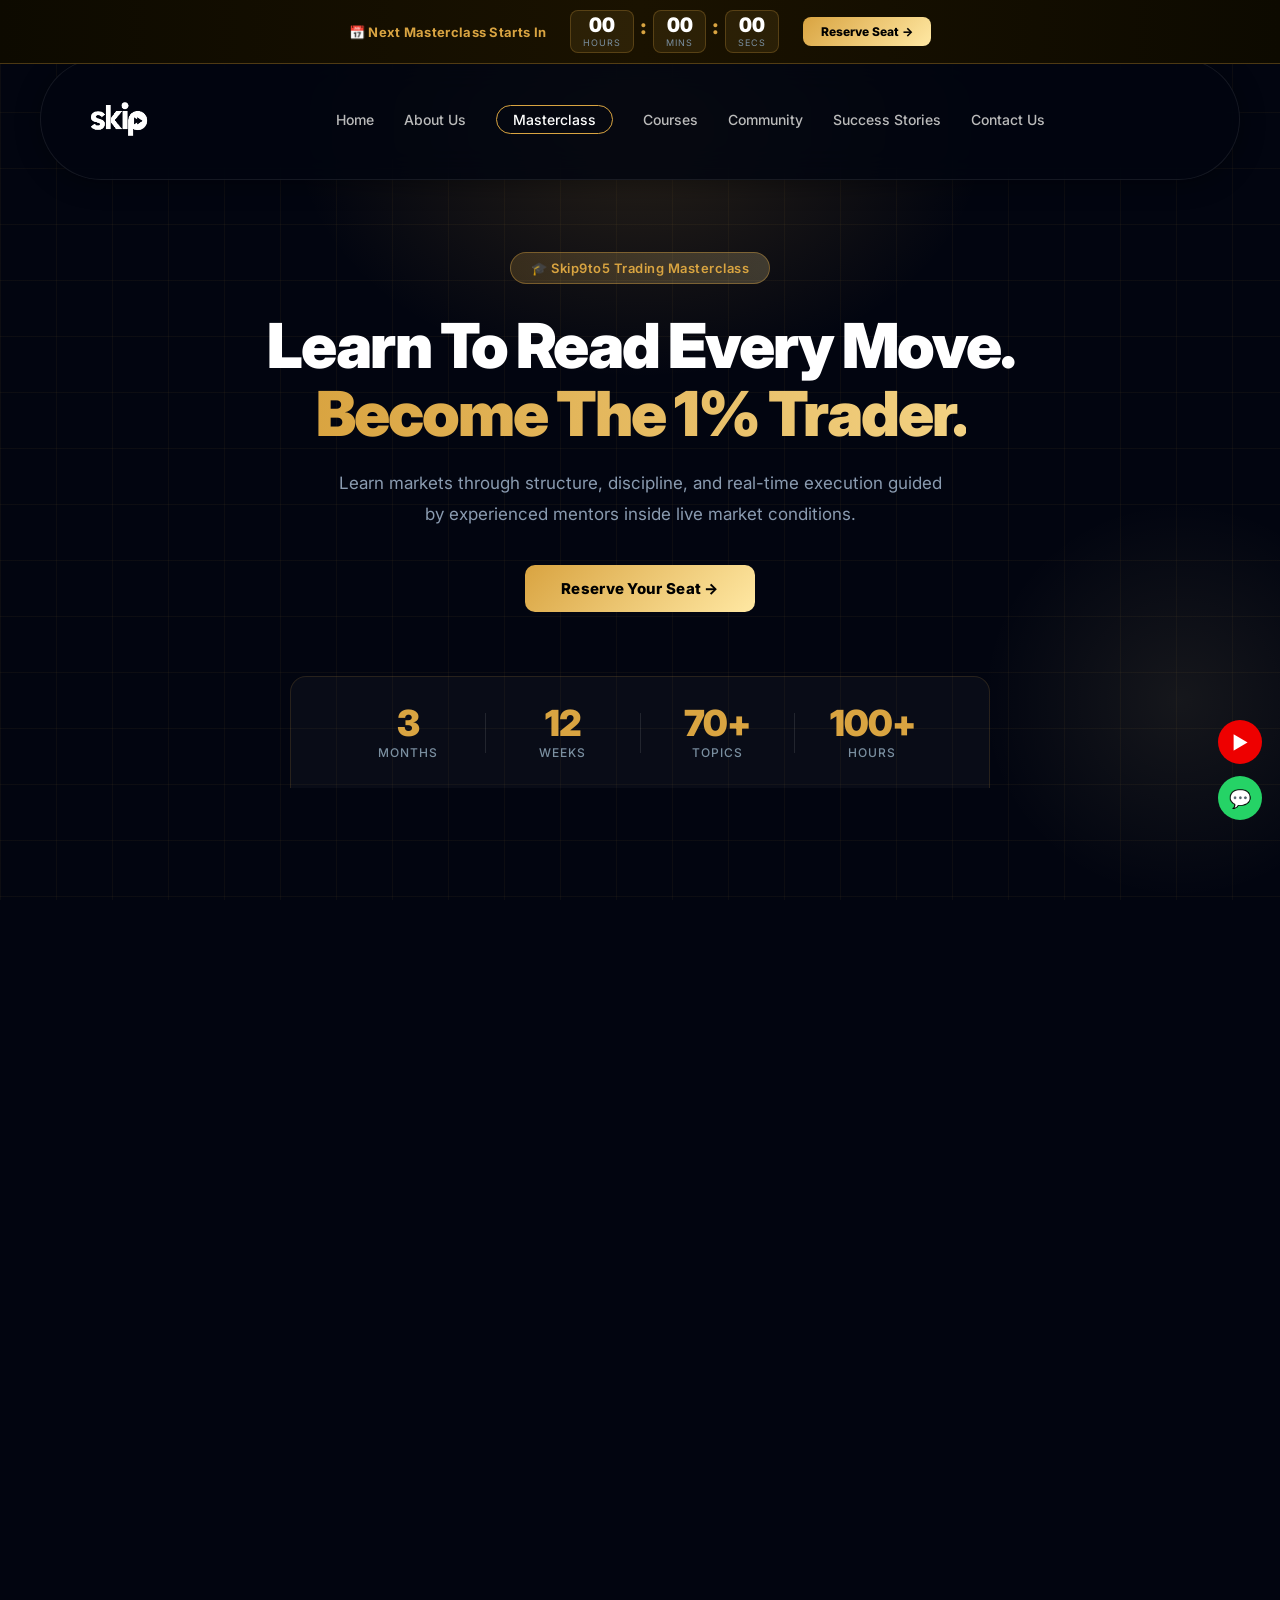
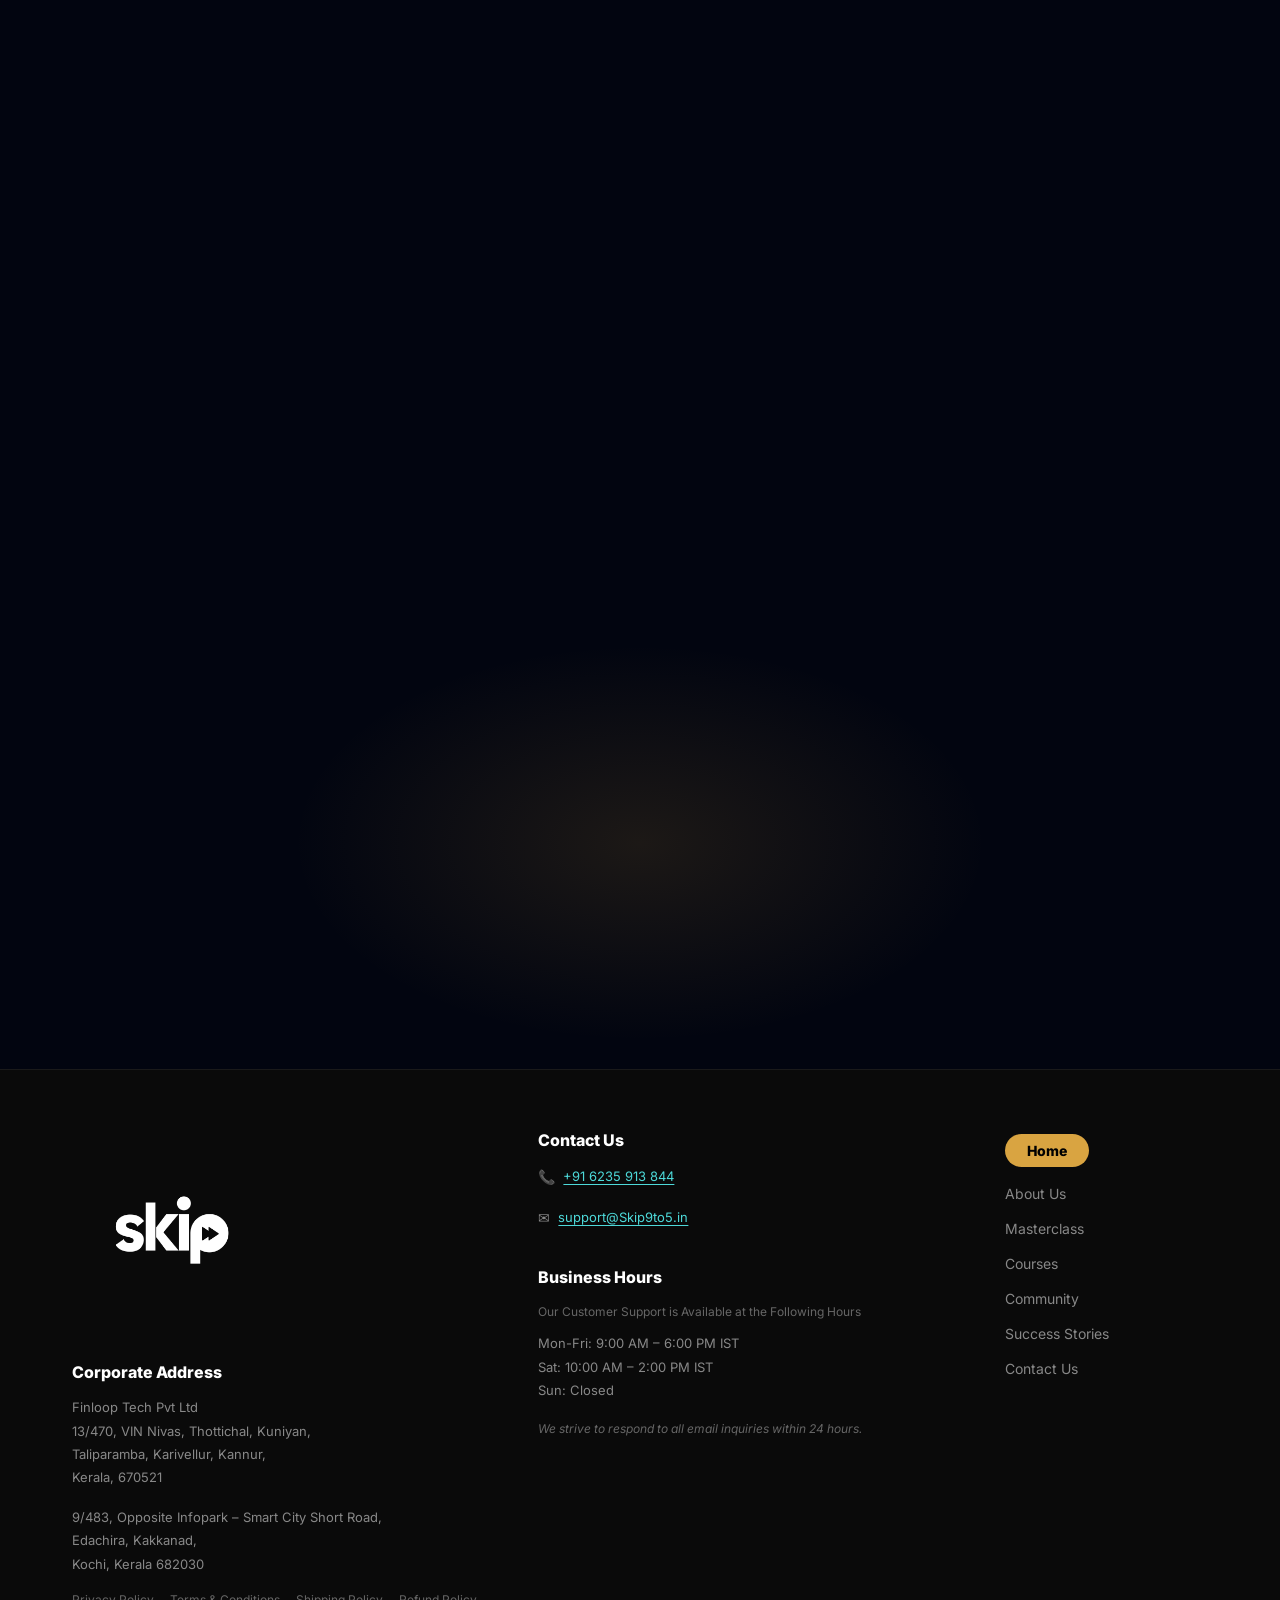
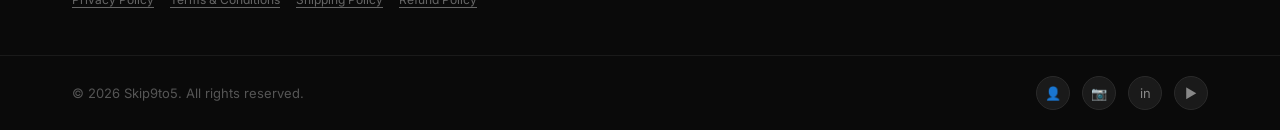
<file: masterclass.html>
<!DOCTYPE html>
<html lang="en">
<head>
  <meta charset="UTF-8" />
  <meta name="viewport" content="width=device-width, initial-scale=1.0" />
  <title>Trading Masterclass — Skip9to5</title>
  <link rel="preconnect" href="https://fonts.googleapis.com" />
  <link rel="preconnect" href="https://fonts.gstatic.com" crossorigin />
  <link href="https://fonts.googleapis.com/css2?family=Inter:wght@400;600;700;800;900&display=swap" rel="stylesheet" />
  <link rel="stylesheet" href="style.css" />
  <link rel="stylesheet" href="masterclass.css" />
</head>
<body>

  <!-- COUNTDOWN BANNER -->
  <div class="mc-countdown-bar">
    <span class="mc-countdown-label">&#128197; Next Masterclass Starts In</span>
    <div class="mc-countdown-timer">
      <div class="mc-cd-unit"><span id="cdHours">24</span><small>Hours</small></div>
      <div class="mc-cd-sep">:</div>
      <div class="mc-cd-unit"><span id="cdMins">00</span><small>Mins</small></div>
      <div class="mc-cd-sep">:</div>
      <div class="mc-cd-unit"><span id="cdSecs">00</span><small>Secs</small></div>
    </div>
    <a href="masterclass-upi-payment.html" class="mc-cd-cta">Reserve Seat &#8594;</a>
  </div>

  <!-- NAVBAR -->
  <nav class="navbar" id="navbar">
    <div class="navbar-island" id="navIsland">
      <div class="logo">
        <img src="skip.png" alt="Skip9to5 Logo" class="nav-logo-img" />
      </div>
      <ul class="nav-links" id="navLinks">
        <li><a href="index.html">Home</a></li>
        <li><a href="index.html#mentors">About Us</a></li>
        <li><a href="#" class="active">Masterclass</a></li>
        <li><a href="index.html#courses">Courses</a></li>
        <li><a href="community.html">Community</a></li>
        <li><a href="index.html#testimonials">Success Stories</a></li>
        <li><a href="contact.html">Contact Us</a></li>
      </ul>
      <div class="nav-actions"></div>
      <button class="nav-hamburger" id="navHamburger" aria-label="Toggle menu">
        <span></span><span></span>
      </button>
    </div>
  </nav>

  <!-- HERO -->
  <section class="mc-hero">
    <div class="mc-hero-grid"></div>
    <div class="mc-hero-blob b1"></div>
    <div class="mc-hero-blob b2"></div>
    <div class="mc-hero-inner">
      <span class="mc-eyebrow" data-animate="fade-down">&#127891; Skip9to5 Trading Masterclass</span>
      <h1 data-animate="fade-up" data-delay="100">Learn To Read Every Move.<br /><span class="mc-gold">Become The 1% Trader.</span></h1>
      <p data-animate="fade-up" data-delay="200">Learn markets through structure, discipline, and real-time execution guided by experienced mentors inside live market conditions.</p>
      <a href="masterclass-upi-payment.html" class="mc-btn-primary" data-animate="zoom-in" data-delay="300">Reserve Your Seat &#8594;</a>
    </div>
    <!-- Stats bar -->
    <div class="mc-stats-bar" data-animate="fade-up" data-delay="400">
      <div class="mc-stat"><strong>3</strong><span>Months</span></div>
      <div class="mc-stat-div"></div>
      <div class="mc-stat"><strong>12</strong><span>Weeks</span></div>
      <div class="mc-stat-div"></div>
      <div class="mc-stat"><strong>70+</strong><span>Topics</span></div>
      <div class="mc-stat-div"></div>
      <div class="mc-stat"><strong>100+</strong><span>Hours</span></div>
    </div>
  </section>

  <!-- CURRICULUM -->
  <section class="mc-curriculum">
    <div class="mc-section-inner">
      <div class="mc-section-head" data-animate="fade-up">
        <h2>What You'll <span class="mc-gold">Learn</span></h2>
        <p>A structured 3-month journey from market fundamentals to professional-level execution.</p>
      </div>

      <div class="mc-months">

        <!-- WEEK 1-2 -->
        <div class="mc-month" data-animate="fade-right" data-delay="100">
          <div class="mc-month-label">Week 1 – 2</div>
          <h3 class="mc-month-title">Foundation &amp; Market Basics</h3>
          <div class="mc-modules">
            <div class="mc-module">
              <div class="mc-module-header" onclick="toggleModule(this)">
                <span>Investing &amp; Market Introduction</span>
                <span class="mc-chevron">&#8250;</span>
              </div>
              <ul class="mc-module-body">
                <li>Introduction to Stocks, Bonds, Global Markets, Crypto &amp; F&amp;O</li>
                <li>Passive Investing strategies</li>
                <li>Fundamental Analysis</li>
                <li>Financial Ratio Analysis</li>
              </ul>
            </div>
            <div class="mc-module">
              <div class="mc-module-header" onclick="toggleModule(this)">
                <span>Positional Trading &amp; Strategies</span>
                <span class="mc-chevron">&#8250;</span>
              </div>
              <ul class="mc-module-body">
                <li>Positional Trading with Trend-following</li>
                <li>Timing bull &amp; bear market runs</li>
                <li>Trading with Time cycles</li>
                <li>Creating Portfolios on Small case</li>
                <li>Daytrading with 5-EMA</li>
                <li>IPO &amp; Grey Market Analysis</li>
              </ul>
            </div>
          </div>
        </div>

        <!-- WEEK 3-4 -->
        <div class="mc-month" data-animate="fade-left" data-delay="150">
          <div class="mc-month-label">Week 3 – 4</div>
          <h3 class="mc-month-title">Advanced Trading &amp; Market Structure</h3>
          <div class="mc-modules">
            <div class="mc-module">
              <div class="mc-module-header" onclick="toggleModule(this)">
                <span>Trade Locations &amp; Technical Analysis</span>
                <span class="mc-chevron">&#8250;</span>
              </div>
              <ul class="mc-module-body">
                <li>IPO Short Strategies</li>
                <li>Momentum Switch Strategy</li>
                <li>Range Trading</li>
                <li>S&amp;R Practical Trading</li>
                <li>Demand and Supply zone Setup</li>
                <li>Intro to SMC — BoS, Choch</li>
              </ul>
            </div>
            <div class="mc-module">
              <div class="mc-module-header" onclick="toggleModule(this)">
                <span>Futures, Options &amp; Derivatives</span>
                <span class="mc-chevron">&#8250;</span>
              </div>
              <ul class="mc-module-body">
                <li>Introduction to Derivatives</li>
                <li>Futures Trading Concepts</li>
                <li>Options Fundamentals — Calls, Puts, Strike Selection</li>
                <li>Option Greeks &amp; Volatility</li>
                <li>Option Strategies — Directional &amp; Non-directional</li>
                <li>Institutional &amp; Data Analysis</li>
                <li>Advanced Execution &amp; Risk Management</li>
              </ul>
            </div>
            <div class="mc-module">
              <div class="mc-module-header" onclick="toggleModule(this)">
                <span>Market Structure Foundations</span>
                <span class="mc-chevron">&#8250;</span>
              </div>
              <ul class="mc-module-body">
                <li>Auction Market Theory</li>
                <li>Rules of Price Behaviour</li>
                <li>Liquidity (types, pools, and zones)</li>
                <li>Price Inefficiency Theory</li>
                <li>Market Profile (TPO, value area, POC)</li>
              </ul>
            </div>
          </div>
        </div>

        <!-- WEEK 5-6 -->
        <div class="mc-month" data-animate="fade-right" data-delay="200">
          <div class="mc-month-label">Week 5 – 6</div>
          <h3 class="mc-month-title">Professional Trading &amp; Funding</h3>
          <div class="mc-modules">
            <div class="mc-module">
              <div class="mc-module-header" onclick="toggleModule(this)">
                <span>Order Flow &amp; Institutional Activity</span>
                <span class="mc-chevron">&#8250;</span>
              </div>
              <ul class="mc-module-body">
                <li>Order Flow Analysis</li>
                <li>Iceberg Orders</li>
                <li>Understanding institutional trading patterns</li>
                <li>Liquidity Engineering</li>
                <li>Price Inducement</li>
                <li>Liquidity Traps and Sweeps</li>
              </ul>
            </div>
            <div class="mc-module">
              <div class="mc-module-header" onclick="toggleModule(this)">
                <span>Advanced Strategies &amp; Global Markets</span>
                <span class="mc-chevron">&#8250;</span>
              </div>
              <ul class="mc-module-body">
                <li>Market Manipulations</li>
                <li>Base Manipulations</li>
                <li>Price Deliveries</li>
                <li>Volume / Gap Imbalances</li>
                <li>Global Markets Trading Fundamentals</li>
                <li>Currency Pairs &amp; Trading Sessions</li>
                <li>VWAP Trading Strategies</li>
              </ul>
            </div>
            <div class="mc-module">
              <div class="mc-module-header" onclick="toggleModule(this)">
                <span>Risk Management &amp; Funding</span>
                <span class="mc-chevron">&#8250;</span>
              </div>
              <ul class="mc-module-body">
                <li>Position sizing and lot sizes</li>
                <li>Risk management in derivatives</li>
                <li>Understanding market risk &amp; India VIX</li>
                <li>VWAP sniper trading setup</li>
                <li>Prop firms for Global Markets</li>
                <li>Skip9to5 prop firm funding</li>
                <li>Hacking funded programs</li>
                <li>Psychology for funded accounts</li>
              </ul>
            </div>
          </div>
        </div>

      </div>
    </div>
  </section>


  <!-- CTA -->
  <section class="mc-cta">
    <div class="mc-cta-inner" data-animate="zoom-in">
      <h2>Ready to Become a <span class="mc-gold">Professional Trader?</span></h2>
      <p>Join thousands of traders who've transformed their journey with Skip9to5's structured masterclass.</p>
      <div class="mc-cta-btns">
        <a href="masterclass-upi-payment.html" class="mc-btn-primary">Purchase Now &#8594;</a>
        <a href="contact.html" class="mc-btn-outline">Talk to Us</a>
      </div>
    </div>
  </section>

  <!-- FOOTER -->
  <footer class="footer">
    <div class="footer-main">
      <div class="footer-col footer-col--address">
        <div class="footer-logo">
          <img src="skip.png" alt="Skip9to5 Logo" class="footer-logo-img" />
        </div>
        <h4>Corporate Address</h4>
        <p>Finloop Tech Pvt Ltd<br />
          13/470, VIN Nivas, Thottichal, Kuniyan,<br />
          Taliparamba, Karivellur, Kannur,<br />
          Kerala, 670521</p>
        <p>9/483, Opposite Infopark &ndash; Smart City Short Road,<br />
          Edachira, Kakkanad,<br />
          Kochi, Kerala 682030</p>
        <div class="footer-policies">
          <a href="#">Privacy Policy</a>
          <a href="#">Terms &amp; Conditions</a>
          <a href="#">Shipping Policy</a>
          <a href="#">Refund Policy</a>
        </div>
      </div>
      <div class="footer-col footer-col--contact">
        <h4>Contact Us</h4>
        <p><span class="footer-icon">&#128222;</span> <a href="tel:+916235913844">+91 6235 913 844</a></p>
        <p><span class="footer-icon">&#9993;</span> <a href="mailto:support@Skip9to5.in">support@Skip9to5.in</a></p>
        <h4 style="margin-top:36px">Business Hours</h4>
        <p class="footer-hours-sub">Our Customer Support is Available at the Following Hours</p>
        <p>Mon-Fri: 9:00 AM &ndash; 6:00 PM IST<br />
          Sat: 10:00 AM &ndash; 2:00 PM IST<br />
          Sun: Closed</p>
        <p class="footer-hours-note">We strive to respond to all email inquiries within 24 hours.</p>
      </div>
      <div class="footer-col footer-col--nav">
        <a href="index.html" class="footer-nav-home">Home</a>
        <a href="index.html#mentors">About Us</a>
        <a href="#">Masterclass</a>
        <a href="index.html#courses">Courses</a>
        <a href="community.html">Community</a>
        <a href="index.html#testimonials">Success Stories</a>
        <a href="contact.html">Contact Us</a>
      </div>
    </div>
    <div class="footer-bottom">
      <span>&copy; 2026 Skip9to5. All rights reserved.</span>
      <div class="footer-socials">
        <a href="#" class="fs-icon">&#128100;</a>
        <a href="#" class="fs-icon">&#128247;</a>
        <a href="#" class="fs-icon">in</a>
        <a href="#" class="fs-icon">&#9654;</a>
      </div>
    </div>
  </footer>

  <div class="float-social">
    <a href="#" class="float-yt">&#9654;</a>
    <a href="#" class="float-wa">&#128172;</a>
  </div>

  <script>
    // Countdown — May 24, 2026 at 00:00 IST
    (function () {
      const targetDate = new Date('2026-05-24T00:00:00+05:30').getTime();
      function tick() {
        const diff = Math.max(0, targetDate - Date.now());
        const h = Math.floor(diff / 3600000);
        const m = Math.floor((diff % 3600000) / 60000);
        const s = Math.floor((diff % 60000) / 1000);
        document.getElementById('cdHours').textContent = String(h).padStart(2, '0');
        document.getElementById('cdMins').textContent  = String(m).padStart(2, '0');
        document.getElementById('cdSecs').textContent  = String(s).padStart(2, '0');
        if (diff > 0) requestAnimationFrame(tick);
      }
      tick();
    })();
    const navIsland = document.getElementById('navIsland');
    const navHamburger = document.getElementById('navHamburger');
    const navLinks = document.getElementById('navLinks');
    window.addEventListener('scroll', () => {
      navIsland.classList.toggle('scrolled', window.scrollY > 60);
    });
    navHamburger.addEventListener('click', () => {
      navHamburger.classList.toggle('open');
      navLinks.classList.toggle('open');
    });
    document.addEventListener('click', (e) => {
      if (!navIsland.contains(e.target)) {
        navHamburger.classList.remove('open');
        navLinks.classList.remove('open');
      }
    });

    // Accordion
    function toggleModule(header) {
      const body = header.nextElementSibling;
      const chevron = header.querySelector('.mc-chevron');
      const isOpen = body.classList.contains('open');
      // close all in same month
      header.closest('.mc-modules').querySelectorAll('.mc-module-body').forEach(b => b.classList.remove('open'));
      header.closest('.mc-modules').querySelectorAll('.mc-chevron').forEach(c => c.classList.remove('rotated'));
      if (!isOpen) {
        body.classList.add('open');
        chevron.classList.add('rotated');
      }
    }
  </script>
  <script src="animate.js"></script>
</body>
</html>
</file>
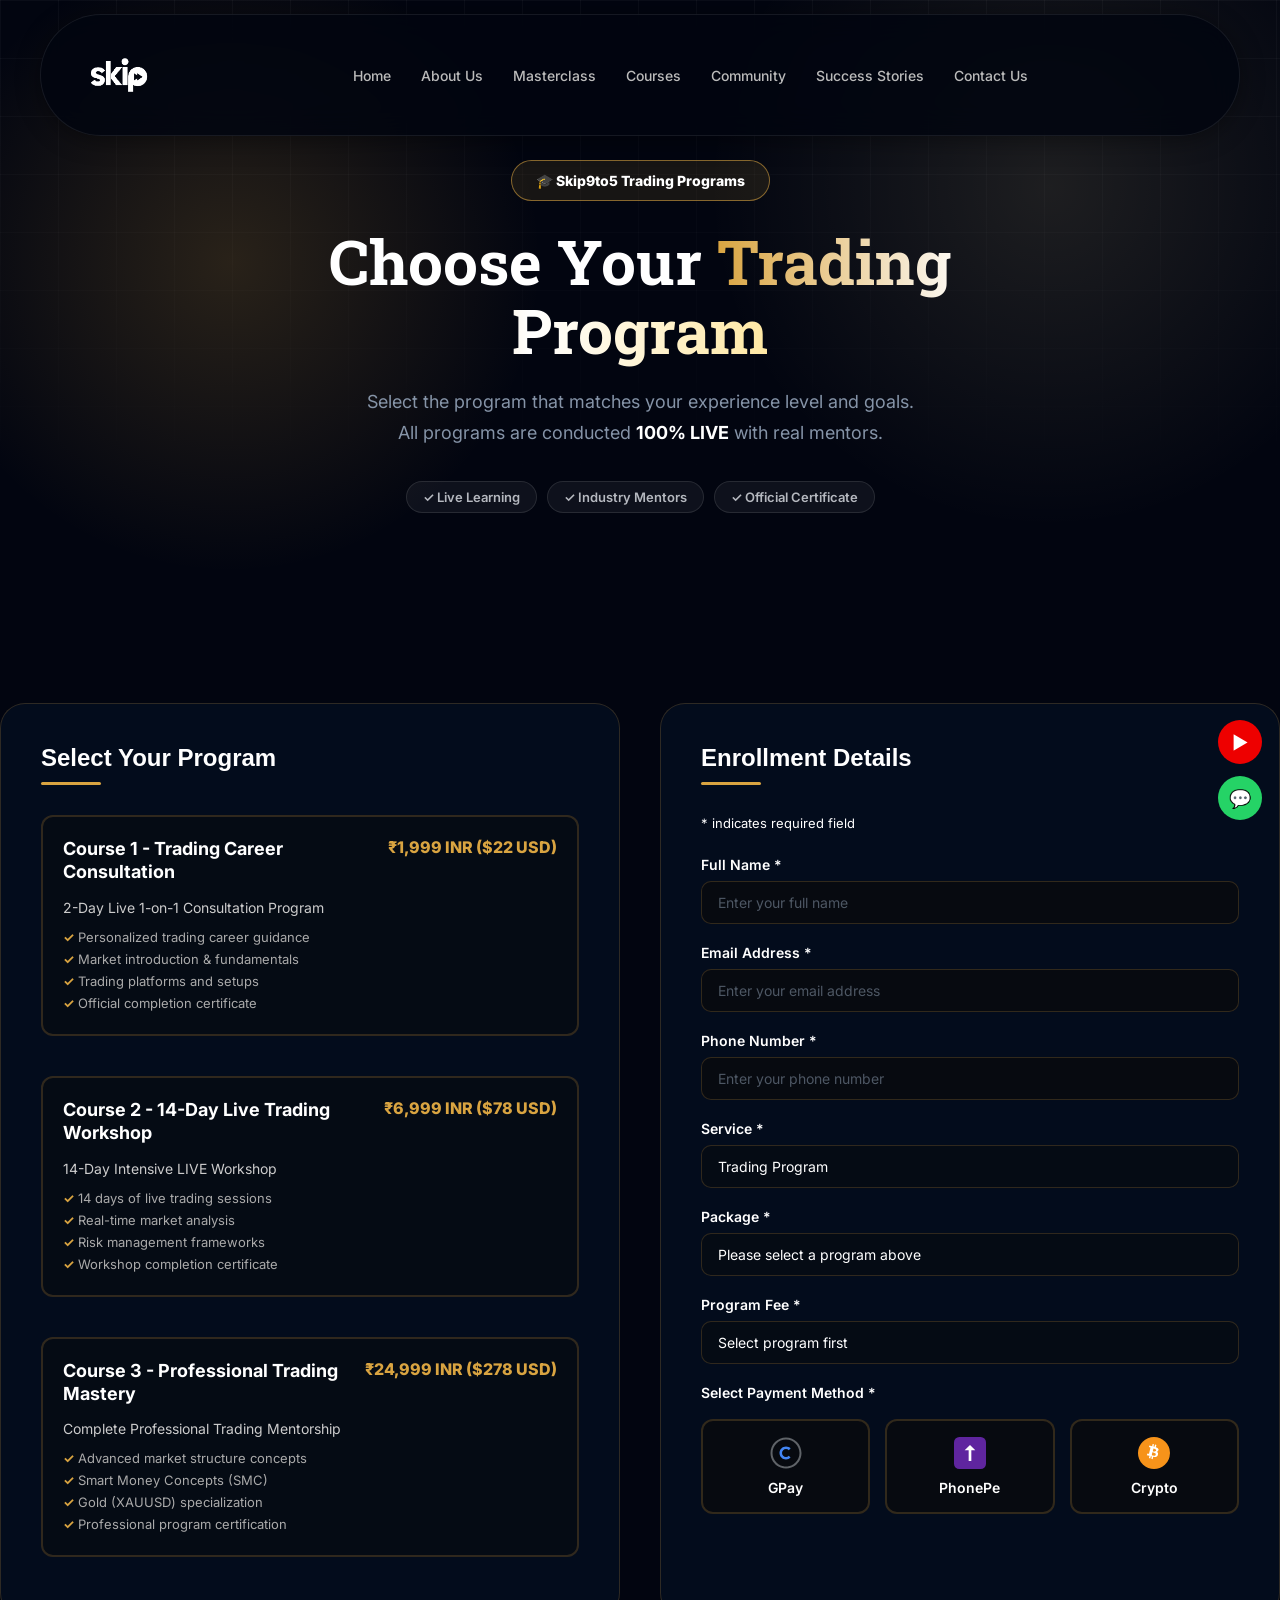
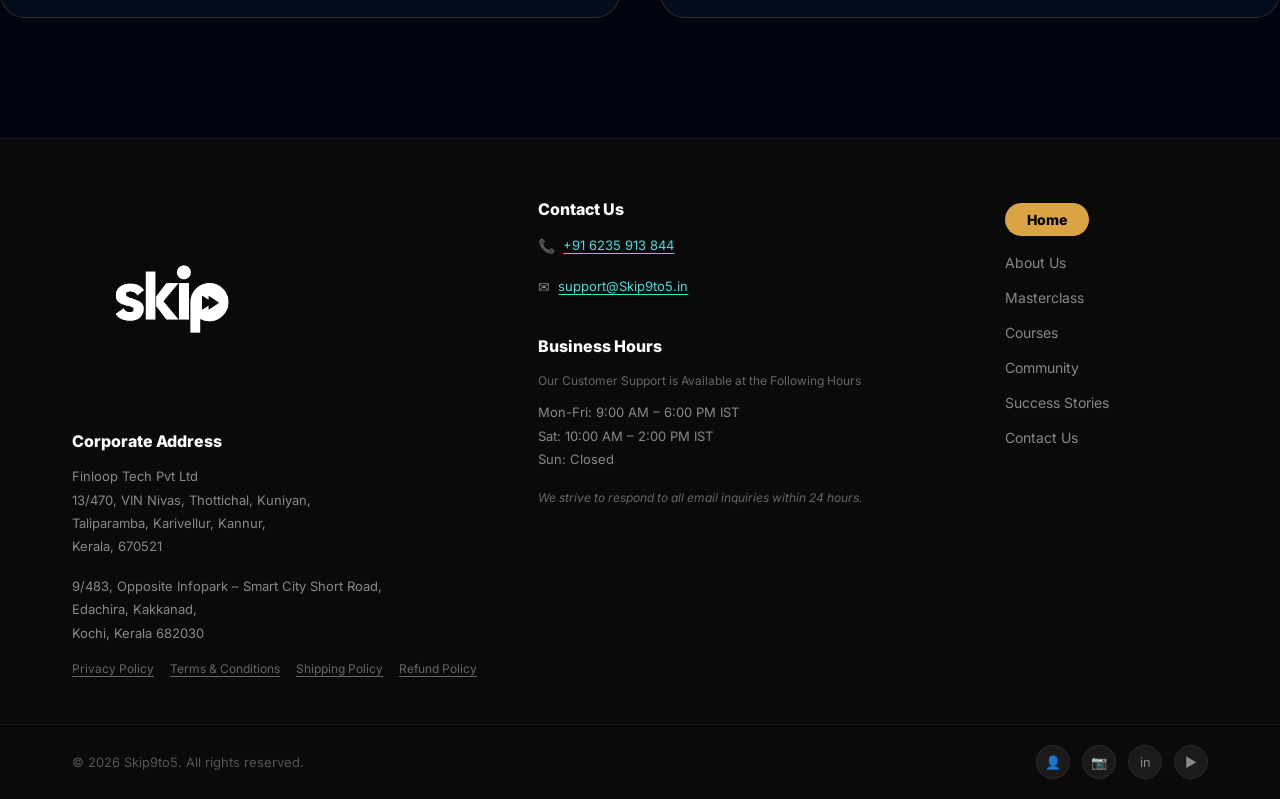
<file: payment.html>
<!DOCTYPE html>
<html lang="en">

<head>
  <meta charset="UTF-8">
  <meta name="viewport" content="width=device-width, initial-scale=1.0">
  <title>Complete Your Payment - Skip9to5</title>
  <link rel="preconnect" href="https://fonts.googleapis.com">
  <link rel="preconnect" href="https://fonts.gstatic.com" crossorigin>
  <link href="https://fonts.googleapis.com/css2?family=Inter:wght@400;600;700;800;900&display=swap" rel="stylesheet">
  <link href="https://fonts.googleapis.com/css2?family=Roboto+Slab:wght@700&display=swap" rel="stylesheet">
  <link rel="stylesheet" href="style.css">
  <link rel="stylesheet" href="payment.css">
</head>

<body>


  <nav class="navbar" id="navbar">
    <div class="navbar-island" id="navIsland">
      <div class="logo">
        <img src="skip.png" alt="Skip9to5 Logo" class="nav-logo-img" />
      </div>
      <ul class="nav-links" id="navLinks">
        <li><a href="index.html">Home</a></li>
        <li><a href="index.html#mentors">About Us</a></li>
        <li><a href="masterclass.html">Masterclass</a></li>
        <li><a href="index.html#courses">Courses</a></li>
        <li><a href="community.html">Community</a></li>
        <li><a href="index.html#testimonials">Success Stories</a></li>
        <li><a href="contact.html">Contact Us</a></li>
      </ul>
      <div class="nav-actions"></div>
      <button class="nav-hamburger" id="navHamburger" aria-label="Toggle menu">
        <span></span><span></span>
      </button>
    </div>
  </nav>

  <section class="payment-hero">
    <div class="container">
      <div class="payment-hero-content" data-animate="fade-up">
        <span class="payment-hero-badge">&#127891; Skip9to5 Trading Programs</span>
        <h1>Choose Your <span class="payment-highlight">Trading Program</span></h1>
        <p>Select the program that matches your experience level and goals.<br />All programs are conducted <strong>100% LIVE</strong> with real mentors.</p>
        <div class="payment-hero-meta">
          <span>&#10003; Live Learning</span>
          <span>&#10003; Industry Mentors</span>
          <span>&#10003; Official Certificate</span>
        </div>
      </div>
    </div>
  </section>

  <section class="payment-section">
    <div class="container">
      <div class="payment-grid">
        <!-- Program Selection -->
        <div class="order-summary" data-animate="fade-right" data-delay="100">
          <div class="summary-header">
            <h2>Select Your Program</h2>
            <div class="header-underline"></div>
          </div>
          <div class="summary-content">
            <div class="program-option" data-program="course1">
              <div class="program-header">
                <h3>Course 1 - Trading Career Consultation</h3>
                <div class="program-price">₹1,999 INR ($22 USD)</div>
              </div>
              <div class="program-details">
                <p>2-Day Live 1-on-1 Consultation Program</p>
                <ul>
                  <li>Personalized trading career guidance</li>
                  <li>Market introduction & fundamentals</li>
                  <li>Trading platforms and setups</li>
                  <li>Official completion certificate</li>
                </ul>
              </div>
            </div>

            <div class="program-option" data-program="course2">
              <div class="program-header">
                <h3>Course 2 - 14-Day Live Trading Workshop</h3>
                <div class="program-price">₹6,999 INR ($78 USD)</div>
              </div>
              <div class="program-details">
                <p>14-Day Intensive LIVE Workshop</p>
                <ul>
                  <li>14 days of live trading sessions</li>
                  <li>Real-time market analysis</li>
                  <li>Risk management frameworks</li>
                  <li>Workshop completion certificate</li>
                </ul>
              </div>
            </div>

            <div class="program-option" data-program="course3">
              <div class="program-header">
                <h3>Course 3 - Professional Trading Mastery</h3>
                <div class="program-price">₹24,999 INR ($278 USD)</div>
              </div>
              <div class="program-details">
                <p>Complete Professional Trading Mentorship</p>
                <ul>
                  <li>Advanced market structure concepts</li>
                  <li>Smart Money Concepts (SMC)</li>
                  <li>Gold (XAUUSD) specialization</li>
                  <li>Professional program certification</li>
                </ul>
              </div>
            </div>
          </div>
        </div>

        <!-- Payment Details -->
        <div class="payment-details" data-animate="fade-left" data-delay="200">
          <div class="details-header">
            <h2>Enrollment Details</h2>
            <div class="header-underline"></div>
          </div>
          <form id="paymentForm" class="payment-form">
            <p class="required-note">* indicates required field</p>

            <div class="form-group">
              <label for="fullName">Full Name *</label>
              <input type="text" id="fullName" name="fullName" placeholder="Enter your full name" required>
            </div>

            <div class="form-group">
              <label for="email">Email Address *</label>
              <input type="email" id="email" name="email" placeholder="Enter your email address" required>
            </div>

            <div class="form-group">
              <label for="phone">Phone Number *</label>
              <input type="tel" id="phone" name="phone" placeholder="Enter your phone number" required>
            </div>

            <div class="form-group">
              <label for="service">Service *</label>
              <input type="text" id="service" name="service" value="Trading Program" readonly>
            </div>

            <div class="form-group">
              <label for="selectedProgram">Package *</label>
              <input type="text" id="selectedProgram" name="selectedProgram" value="Please select a program above" readonly>
            </div>

            <div class="form-group">
              <label for="amount">Program Fee *</label>
              <input type="text" id="amount" name="amount" value="Select program first" readonly>
            </div>

            <div class="form-group">
              <label>Select Payment Method *</label>
              <div class="payment-methods">
                <button type="button" class="payment-method-btn" data-method="gpay">
                  <svg viewBox="0 0 512 512" width="24" height="24">
                    <path fill="#5F6368"
                      d="M256 8C119.033 8 8 119.033 8 256s111.033 248 248 248 248-111.033 248-248S392.967 8 256 8zm0 464c-119.103 0-216-96.897-216-216S136.897 40 256 40s216 96.897 216 216-96.897 216-216 216z" />
                    <path fill="#4285F4"
                      d="M256 152c-57.346 0-104 46.654-104 104s46.654 104 104 104c28.673 0 54.643-11.643 73.373-30.373l-29.373-29.373C287.357 312.357 272.357 320 256 320c-35.346 0-64-28.654-64-64s28.654-64 64-64c17.673 0 33.673 7.163 45.373 18.746l29.373-29.373C311.643 163.643 285.673 152 256 152z" />
                  </svg>
                  <span>GPay</span>
                </button>
                <button type="button" class="payment-method-btn" data-method="phonepe">
                  <svg viewBox="0 0 24 24" width="24" height="24">
                    <rect fill="#5F259F" width="24" height="24" rx="4" />
                    <path fill="#FFFFFF" d="M12 6L8 10h3v8h2v-8h3l-4-4z" />
                  </svg>
                  <span>PhonePe</span>
                </button>
                <button type="button" class="payment-method-btn" data-method="crypto">
                  <svg viewBox="0 0 24 24" width="24" height="24" fill="none">
                    <circle cx="12" cy="12" r="12" fill="#F7931A"/>
                    <path d="M15.5 10.2c.2-1.3-.8-2-2.1-2.5l.4-1.7-1-.3-.4 1.6-.8-.2.4-1.6-1-.3-.4 1.7-2.1-.5-.3 1.1s.7.2.7.2c.4.1.5.4.4.6l-1 4c0 .2-.2.4-.5.3l-.7-.2-.5 1.2 2 .5-.4 1.7 1 .3.4-1.7.8.2-.4 1.7 1 .3.4-1.7c1.7.3 3 .2 3.5-1.4.4-1.2 0-1.9-.9-2.4.6-.1 1.1-.6 1.2-1.4zm-2.2 3.1c-.3 1.2-2.3.6-3 .4l.5-2.2c.7.2 2.8.5 2.5 1.8zm.3-3.1c-.3 1.1-2 .5-2.5.4l.5-2c.5.1 2.2.4 2 1.6z" fill="#fff"/>
                  </svg>
                  <span>Crypto</span>
                </button>
              </div>
            </div>

          </form>
        </div>
      </div>
    </div>
  </section>

  <!-- Payment Modal -->
  <div class="payment-modal" id="paymentModal">
    <div class="modal-overlay"></div>
    <div class="modal-content">
      <button class="modal-close" id="modalClose">&times;</button>
      <div class="modal-body" id="modalBody">
        <!-- Content will be dynamically inserted -->
      </div>
    </div>
  </div>

  <footer class="footer">
    <div class="footer-main">
      <div class="footer-col footer-col--address">
        <div class="footer-logo">
          <img src="skip.png" alt="Skip9to5 Logo" class="footer-logo-img" />
        </div>
        <h4>Corporate Address</h4>
        <p>Finloop Tech Pvt Ltd<br />
          13/470, VIN Nivas, Thottichal, Kuniyan,<br />
          Taliparamba, Karivellur, Kannur,<br />
          Kerala, 670521</p>
        <p>9/483, Opposite Infopark &ndash; Smart City Short Road,<br />
          Edachira, Kakkanad,<br />
          Kochi, Kerala 682030</p>
        <div class="footer-policies">
          <a href="#">Privacy Policy</a>
          <a href="#">Terms &amp; Conditions</a>
          <a href="#">Shipping Policy</a>
          <a href="#">Refund Policy</a>
        </div>
      </div>
      <div class="footer-col footer-col--contact">
        <h4>Contact Us</h4>
        <p><span class="footer-icon">&#128222;</span> <a href="tel:+916235913844">+91 6235 913 844</a></p>
        <p><span class="footer-icon">&#9993;</span> <a href="mailto:support@Skip9to5.in">support@Skip9to5.in</a></p>
        <h4 style="margin-top:36px">Business Hours</h4>
        <p class="footer-hours-sub">Our Customer Support is Available at the Following Hours</p>
        <p>Mon-Fri: 9:00 AM &ndash; 6:00 PM IST<br />
          Sat: 10:00 AM &ndash; 2:00 PM IST<br />
          Sun: Closed</p>
        <p class="footer-hours-note">We strive to respond to all email inquiries within 24 hours.</p>
      </div>
      <div class="footer-col footer-col--nav">
        <a href="index.html" class="footer-nav-home">Home</a>
        <a href="#">About Us</a>
        <a href="global-markets.html">Masterclass</a>
        <a href="index.html#courses">Courses</a>
        <a href="community.html">Community</a>
        <a href="#">Success Stories</a>
        <a href="contact.html">Contact Us</a>
      </div>
    </div>
    <div class="footer-bottom">
      <span>&copy; 2026 Skip9to5. All rights reserved.</span>
      <div class="footer-socials">
        <a href="#" class="fs-icon">&#128100;</a>
        <a href="#" class="fs-icon">&#128247;</a>
        <a href="#" class="fs-icon">in</a>
        <a href="#" class="fs-icon">&#9654;</a>
      </div>
    </div>
  </footer>

  <div class="float-social">
    <a href="#" class="float-yt">&#9654;</a>
    <a href="#" class="float-wa">&#128172;</a>
  </div>

  <script>
    const navIsland = document.getElementById('navIsland');
    const navHamburger = document.getElementById('navHamburger');
    const navLinks = document.getElementById('navLinks');
    window.addEventListener('scroll', () => {
      navIsland.classList.toggle('scrolled', window.scrollY > 60);
    });
    navHamburger.addEventListener('click', () => {
      navHamburger.classList.toggle('open');
      navLinks.classList.toggle('open');
    });
    document.addEventListener('click', (e) => {
      if (!navIsland.contains(e.target)) {
        navHamburger.classList.remove('open');
        navLinks.classList.remove('open');
      }
    });
  </script>
  <script src="payment.js"></script>
  <script src="animate.js"></script>
</body>

</html>
</file>
<file: style.css>
@import url('https://fonts.googleapis.com/css2?family=Inter:wght@400;600;700;800;900&display=swap');

* { margin: 0; padding: 0; box-sizing: border-box; }

body {
  font-family: 'Inter', sans-serif;
  background: #020510;
  color: #fff;
  overflow-x: hidden;
}

/* ── KEYFRAMES ── */
@keyframes fadeUp {
  from { opacity: 0; transform: translateY(36px); }
  to   { opacity: 1; transform: translateY(0); }
}
@keyframes fadeRight {
  from { opacity: 0; transform: translateX(60px); }
  to   { opacity: 1; transform: translateX(0); }
}
@keyframes fadeIn {
  from { opacity: 0; } to { opacity: 1; }
}
@keyframes float {
  0%,100% { transform: translateY(0); }
  50%     { transform: translateY(-14px); }
}
@keyframes gridPulse {
  0%,100% { opacity: 1; } 50% { opacity: 0.45; }
}
@keyframes boltPulse {
  0%,100% { opacity: 0.07; transform: translateX(-50%) scale(1); }
  50%     { opacity: 0.13; transform: translateX(-50%) scale(1.05); }
}
@keyframes badgeGlow {
  0%,100% { box-shadow: 0 0 10px #1a4fff55; }
  50%     { box-shadow: 0 0 26px #1a4fffaa; }
}
@keyframes gradientShift {
  0%   { background-position: 0% 50%; }
  100% { background-position: 200% 50%; }
}
@keyframes ringRotate {
  from { transform: translate(-50%,-50%) rotate(0deg); }
  to   { transform: translate(-50%,-50%) rotate(360deg); }
}
@keyframes pulseDot {
  0%,100% { transform: scale(1); opacity: 1; }
  50%     { transform: scale(1.8); opacity: 0.3; }
}
@keyframes cardSlideIn {
  from { opacity: 0; transform: translateX(-28px); }
  to   { opacity: 1; transform: translateX(0); }
}
@keyframes logoScroll {
  0%   { transform: translateX(0); }
  100% { transform: translateX(-50%); }
}
@keyframes imgReveal {
  from { opacity: 0; transform: scale(0.95) translateY(20px); }
  to   { opacity: 1; transform: scale(1) translateY(0); }
}

/* ── NAVBAR ── */
.navbar {
  position: fixed;
  top: 0;
  left: 0;
  right: 0;
  z-index: 999;
  display: flex;
  justify-content: center;
  padding: 14px 32px;
  background: transparent;
  pointer-events: none;
}

.navbar-island {
  pointer-events: all;
  display: flex;
  align-items: center;
  justify-content: space-between;
  width: 100%;
  max-width: 1200px;
  padding: 10px 28px;
  border-radius: 999px;
  background: rgba(2,5,16,0.85);
  border: 1px solid rgba(255,255,255,0.08);
  backdrop-filter: blur(16px);
  -webkit-backdrop-filter: blur(16px);
  box-shadow: 0 4px 24px rgba(0,0,0,0.4);
  transition: background 0.4s ease, box-shadow 0.4s ease, border-color 0.4s ease;
}

.navbar-island.scrolled {
  background: rgba(2,5,16,0.6);
  backdrop-filter: blur(28px);
  -webkit-backdrop-filter: blur(28px);
  border-color: rgba(217,164,65,0.12);
  box-shadow: 0 8px 40px rgba(0,0,0,0.6), 0 0 0 1px rgba(217,164,65,0.06);
}
.logo {
  display: flex;
  align-items: center;
  gap: 10px;
  font-size: 17px;
  font-weight: 800;
  letter-spacing: 2.5px;
}
.nav-logo-img {
  height: 100px;
  width: auto;
  display: block;
  object-fit: contain;
}

.nav-links { display: flex; list-style: none; gap: 30px; }
.nav-links a {
  text-decoration: none;
  color: #bbb;
  font-size: 14px;
  font-weight: 500;
  position: relative;
  transition: color 0.2s;
}
.nav-links a::after {
  content: '';
  position: absolute;
  bottom: -3px; left: 0;
  width: 0; height: 1.5px;
  background: #d9a441;
  transition: width 0.3s;
}
.nav-links a:hover { color: #fff; }
.nav-links a:hover::after { width: 100%; }
.nav-links a.active {
  border: 1px solid #d9a441;
  border-radius: 20px;
  padding: 5px 16px;
  color: #fff;
}
.nav-links a.active::after { display: none; }

.nav-actions { display: flex; align-items: center; gap: 16px; }
.login-btn {
  text-decoration: none;
  color: #d9a441;
  font-size: 14px;
  font-weight: 600;
  transition: opacity 0.2s;
}
.login-btn:hover { opacity: 0.7; }
.get-started-btn {
  text-decoration: none;
  background: linear-gradient(135deg, #d9a441, #ffe8a3);
  color: #000;
  padding: 9px 22px;
  border-radius: 24px;
  font-size: 14px;
  font-weight: 700;
  transition: background 0.2s, transform 0.2s, box-shadow 0.2s;
}
.get-started-btn:hover {
  background: linear-gradient(135deg, #8f5d16, #d9a441);
  transform: translateY(-2px);
  box-shadow: 0 6px 20px rgba(217,164,65,0.4);
}

/* ── HERO ── */
@keyframes heroBadge {
  from { opacity:0; transform: translateY(-20px); }
  to   { opacity:1; transform: translateY(0); }
}
@keyframes heroLine1 {
  from { opacity:0; transform: translateX(-60px); }
  to   { opacity:1; transform: translateX(0); }
}
@keyframes heroLine2 {
  from { opacity:0; transform: translateX(-60px); }
  to   { opacity:1; transform: translateX(0); }
}
@keyframes heroPara {
  from { opacity:0; transform: translateY(20px); }
  to   { opacity:1; transform: translateY(0); }
}
@keyframes heroStats {
  from { opacity:0; transform: translateY(24px); }
  to   { opacity:1; transform: translateY(0); }
}
@keyframes heroBtns {
  from { opacity:0; transform: translateY(24px); }
  to   { opacity:1; transform: translateY(0); }
}
@keyframes heroImgIn {
  from { opacity:0; transform: translateX(80px) scale(0.96); }
  to   { opacity:1; transform: translateX(0) scale(1); }
}
@keyframes heroFloat {
  0%,100% { transform: translateY(0px); }
  50%     { transform: translateY(-18px); }
}
@keyframes heroRing1 {
  from { transform: translate(-50%,-50%) rotate(0deg); }
  to   { transform: translate(-50%,-50%) rotate(360deg); }
}
@keyframes heroRing2 {
  from { transform: translate(-50%,-50%) rotate(0deg); }
  to   { transform: translate(-50%,-50%) rotate(-360deg); }
}
@keyframes heroShine {
  0%   { left: -100%; }
  100% { left: 200%; }
}
@keyframes heroCard1 {
  from { opacity:0; transform: translateX(-40px); }
  to   { opacity:1; transform: translateX(0); }
}
@keyframes heroCard2 {
  from { opacity:0; transform: translateX(40px); }
  to   { opacity:1; transform: translateX(0); }
}
@keyframes heroParticle {
  0%   { transform: translateY(0) scale(1); opacity:0.7; }
  50%  { transform: translateY(-40px) scale(1.3); opacity:1; }
  100% { transform: translateY(0) scale(1); opacity:0.7; }
}
@keyframes heroGridPulse {
  0%,100% { opacity:0.5; } 50% { opacity:1; }
}
@keyframes heroGradShift {
  0%   { background-position: 0% 50%; }
  100% { background-position: 200% 50%; }
}
@keyframes heroPulse {
  0%,100% { transform:scale(1); opacity:1; }
  50%     { transform:scale(1.8); opacity:0.3; }
}

.hero {
  min-height: 100vh;
  position: relative;
  overflow: hidden;
  display: flex;
  align-items: center;
  justify-content: center;
  padding: 130px 80px 80px;
  background: radial-gradient(ellipse at 60% 50%, rgba(217,164,65,0.2) 0%, transparent 60%),
              radial-gradient(ellipse at 10% 80%, rgba(255,232,163,0.13) 0%, transparent 50%),
              #020510;
}

/* grid overlay */
.hero-grid-overlay {
  position: absolute;
  inset: 0;
  background-image:
    linear-gradient(rgba(217,164,65,0.05) 1px, transparent 1px),
    linear-gradient(90deg, rgba(217,164,65,0.05) 1px, transparent 1px);
  background-size: 56px 56px;
  pointer-events: none;
  z-index: 0;
  animation: heroGridPulse 6s ease-in-out infinite;
}

/* glow blobs */
.hero-blob {
  position: absolute;
  border-radius: 50%;
  pointer-events: none;
  z-index: 0;
}
.blob-tl {
  top: -100px; left: -100px;
  width: 500px; height: 500px;
  background: radial-gradient(circle, rgba(217,164,65,0.18) 0%, transparent 70%);
}
.blob-br {
  bottom: -100px; right: -100px;
  width: 500px; height: 500px;
  background: radial-gradient(circle, rgba(255,232,163,0.15) 0%, transparent 70%);
}

/* floating particles */
.hero-particle {
  position: absolute;
  border-radius: 50%;
  background: #d9a441;
  pointer-events: none;
  z-index: 0;
  opacity: 0.5;
}
.p1 { width:6px;  height:6px;  top:20%; left:8%;   animation: heroParticle 4s ease-in-out infinite 0s; }
.p2 { width:4px;  height:4px;  top:60%; left:15%;  animation: heroParticle 5s ease-in-out infinite 1s; }
.p3 { width:8px;  height:8px;  top:30%; right:12%; animation: heroParticle 6s ease-in-out infinite 0.5s; }
.p4 { width:5px;  height:5px;  top:70%; right:20%; animation: heroParticle 4.5s ease-in-out infinite 2s; }
.p5 { width:10px; height:10px; top:80%; left:40%;  animation: heroParticle 7s ease-in-out infinite 1.5s; }

/* inner layout */
.hero-inner {
  position: relative;
  z-index: 1;
  width: 100%;
  max-width: 1280px;
  display: grid;
  grid-template-columns: 52% 48%;
  align-items: center;
  gap: 0;
}

/* ── LEFT CONTENT ── */
.hero-content { position: relative; z-index: 1; padding-right: 20px; }

.hero-badge {
  display: inline-flex;
  align-items: center;
  gap: 8px;
  background: linear-gradient(90deg, rgba(217,164,65,0.25), rgba(255,232,163,0.25));
  border: 1px solid rgba(217,164,65,0.4);
  color: #d9a441;
  font-size: 13px;
  font-weight: 600;
  padding: 8px 20px;
  border-radius: 24px;
  margin-bottom: 28px;
  animation: heroBadge 0.7s cubic-bezier(0.22,1,0.36,1) 0.2s both;
  backdrop-filter: blur(8px);
}
.hero-badge-dot {
  width: 7px; height: 7px;
  background: #d9a441;
  border-radius: 50%;
  animation: heroPulse 1.5s ease-in-out infinite;
}

.hero-h1 {
  font-size: 72px;
  font-weight: 900;
  line-height: 1.05;
  letter-spacing: -3px;
  margin-bottom: 24px;
}
.hero-line1 {
  display: block;
  color: #fff;
  animation: heroLine1 0.8s cubic-bezier(0.22,1,0.36,1) 0.4s both;
}
.hero-line2 {
  display: block;
  color: #fff;
  animation: heroLine2 0.8s cubic-bezier(0.22,1,0.36,1) 0.55s both;
}
.hero-highlight {
  background: linear-gradient(90deg, #d9a441, #ffe8a3, #ffffff, #d9a441);
  background-size: 300% auto;
  -webkit-background-clip: text;
  -webkit-text-fill-color: transparent;
  background-clip: text;
  animation: heroGradShift 4s linear infinite;
}

.hero-para {
  color: #8a9bb0;
  font-size: 16px;
  line-height: 1.8;
  margin-bottom: 32px;
  animation: heroPara 0.8s cubic-bezier(0.22,1,0.36,1) 0.7s both;
}
.hero-para strong { color: #e0e0e0; font-weight: 700; }

/* stats row */
.hero-stats {
  display: flex;
  align-items: center;
  gap: 24px;
  margin-bottom: 36px;
  animation: heroStats 0.8s cubic-bezier(0.22,1,0.36,1) 0.85s both;
}
.hero-stat { text-align: center; }
.hero-stat-num {
  display: block;
  font-size: 26px;
  font-weight: 900;
  color: #d9a441;
  letter-spacing: -1px;
  line-height: 1;
}
.hero-stat-label {
  display: block;
  font-size: 11px;
  color: #7a8fa0;
  margin-top: 4px;
  font-weight: 500;
  letter-spacing: 0.5px;
}
.hero-stat-divider {
  width: 1px;
  height: 36px;
  background: rgba(255,255,255,0.12);
}

/* buttons */
.hero-buttons {
  display: flex;
  gap: 14px;
  margin-bottom: 48px;
  animation: heroBtns 0.8s cubic-bezier(0.22,1,0.36,1) 1s both;
}

/* media logos */
.media-label {
  font-size: 11px;
  color: #555;
  letter-spacing: 1.5px;
  text-transform: uppercase;
  margin-bottom: 12px;
  font-weight: 600;
}
.media-logos-wrapper {
  overflow: hidden;
  width: 100%;
  animation: heroBtns 0.8s ease 1.2s both;
  mask-image: linear-gradient(90deg, transparent, #000 8%, #000 92%, transparent);
  -webkit-mask-image: linear-gradient(90deg, transparent, #000 8%, #000 92%, transparent);
}
.media-logos {
  display: flex;
  align-items: center;
  gap: 36px;
  width: max-content;
  animation: logoScroll 14s linear infinite;
}
.media-logos:hover { animation-play-state: paused; }
.media-logo {
  color: #fff;
  font-size: 13px;
  font-weight: 700;
  opacity: 0.45;
  white-space: nowrap;
  transition: opacity 0.2s;
  cursor: default;
}
.media-logo:hover { opacity: 0.9; }
.media-logo.ht { font-style: italic; font-size: 12px; }
.media-logo.edex { font-size: 18px; font-weight: 900; letter-spacing: -1px; }
.media-logo.edex .live {
  font-size: 9px; background: #e00; color: #fff;
  padding: 1px 4px; border-radius: 3px;
  vertical-align: super; font-weight: 700;
}
.media-logo.dh {
  font-size: 18px; font-weight: 900;
  border: 2px solid rgba(255,255,255,0.4);
  padding: 2px 8px; line-height: 1.1; text-align: center;
}
.media-logo.dh small { font-size: 6px; font-weight: 400; display: block; letter-spacing: 1px; }
.media-logo.ys {
  border: 2px solid rgba(255,255,255,0.4);
  padding: 5px 10px; font-size: 11px; letter-spacing: 1.5px;
}

/* ── RIGHT IMAGE ── */
.hero-image-wrap {
  position: relative;
  z-index: 1;
  display: flex;
  justify-content: flex-start;
  align-items: center;
  padding-left: 20px;
  animation: heroImgIn 1s cubic-bezier(0.22,1,0.36,1) 0.3s both;
}

/* rotating rings */
.hero-img-ring {
  position: absolute;
  top: 50%; left: 40%;
  border-radius: 50%;
  pointer-events: none;
}
.ring1 {
  width: 520px; height: 520px;
  border: 1px dashed rgba(77,217,217,0.15);
  transform: translate(-50%,-50%);
  animation: heroRing1 16s linear infinite;
}
.ring2 {
  width: 380px; height: 380px;
  border: 1px solid rgba(200,240,0,0.1);
  transform: translate(-50%,-50%);
  animation: heroRing2 10s linear infinite;
}

/* image frame */
.hero-img-frame {
  position: relative;
  width: 420px;
  height: 540px;
  border-radius: 20px;
  overflow: hidden;
  flex-shrink: 0;
  animation: heroFloat 6s ease-in-out infinite;
  box-shadow:
    0 32px 80px rgba(0,0,0,0.8),
    0 0 0 1px rgba(77,217,217,0.15),
    0 0 80px rgba(26,79,255,0.15),
    inset 0 0 0 1px rgba(255,255,255,0.05);
}
.hero-img-frame img {
  width: 100%;
  height: 100%;
  object-fit: cover;
  object-position: center top;
  display: block;
}
/* shine sweep */
.hero-img-shine {
  position: absolute;
  top: 0; left: -100%;
  width: 60%; height: 100%;
  background: linear-gradient(105deg, transparent 40%, rgba(255,255,255,0.08) 50%, transparent 60%);
  animation: heroShine 4s ease-in-out infinite 2s;
  pointer-events: none;
}

/* floating stat cards */
.hero-float-card {
  position: absolute;
  bottom: 60px;
  left: -20px;
  background: rgba(5,15,30,0.92);
  backdrop-filter: blur(16px);
  border: 1px solid rgba(77,217,217,0.25);
  border-radius: 14px;
  padding: 14px 20px;
  display: flex;
  align-items: center;
  gap: 12px;
  animation: heroCard1 0.8s cubic-bezier(0.22,1,0.36,1) 1.3s both;
  box-shadow: 0 8px 32px rgba(0,0,0,0.5);
}
.hero-float-card2 {
  position: absolute;
  top: 50px;
  right: -20px;
  background: rgba(5,15,30,0.92);
  backdrop-filter: blur(16px);
  border: 1px solid rgba(200,240,0,0.25);
  border-radius: 14px;
  padding: 14px 20px;
  display: flex;
  align-items: center;
  gap: 12px;
  animation: heroCard2 0.8s cubic-bezier(0.22,1,0.36,1) 1.5s both;
  box-shadow: 0 8px 32px rgba(0,0,0,0.5);
}
.hero-pulse {
  width: 10px; height: 10px;
  background: #c8f000;
  border-radius: 50%;
  flex-shrink: 0;
  animation: heroPulse 1.5s ease-in-out infinite;
}
.hero-star { font-size: 18px; color: #c8f000; flex-shrink: 0; }
.hero-card-num {
  font-size: 18px;
  font-weight: 900;
  color: #fff;
  line-height: 1;
}
.hero-card-label {
  font-size: 11px;
  color: #7a8fa0;
  margin-top: 3px;
  font-weight: 500;
}

/* ── FLOATING SOCIAL ── */
.float-social {
  position: fixed;
  right: 18px;
  bottom: 80px;
  display: flex;
  flex-direction: column;
  gap: 12px;
  z-index: 200;
}
.float-yt, .float-wa {
  width: 44px; height: 44px;
  border-radius: 50%;
  display: flex;
  align-items: center;
  justify-content: center;
  font-size: 18px;
  text-decoration: none;
  color: #fff;
  transition: transform 0.2s, box-shadow 0.2s;
}
.float-yt { background: #e00; }
.float-wa { background: #25d366; }
.float-yt:hover { transform: scale(1.15); box-shadow: 0 4px 16px #e0000066; }
.float-wa:hover { transform: scale(1.15); box-shadow: 0 4px 16px #25d36666; }

/* ── TICKER BAR ── */
@keyframes tickerScroll {
  0%   { transform: translateX(0); }
  100% { transform: translateX(-50%); }
}

.ticker-bar {
  background: #000;
  border-top: 1px solid #1a2a2a;
  border-bottom: 1px solid #1a2a2a;
  overflow: hidden;
  padding: 10px 0;
  white-space: nowrap;
}
.ticker-track {
  display: inline-flex;
  align-items: center;
  gap: 0;
  animation: tickerScroll 30s linear infinite;
}
.tick {
  font-size: 13px;
  font-weight: 600;
  color: #fff;
  padding: 0 20px;
  display: inline-flex;
  align-items: center;
  gap: 6px;
}
.tick-name { color: #fff; font-weight: 700; }
.tick-up   { color: #00c853; }
.tick-down { color: #ff3d3d; }
.tick-sep  { color: #333; font-size: 16px; }

/* ── STRUGGLE SECTION ── */
@keyframes fadeUpSlow {
  from { opacity: 0; transform: translateY(40px); }
  to   { opacity: 1; transform: translateY(0); }
}
@keyframes coinFloat {
  0%,100% { transform: translateY(0) rotate(0deg); }
  50%     { transform: translateY(-20px) rotate(8deg); }
}
@keyframes cardHoverIn {
  from { opacity: 0; transform: translateY(30px); }
  to   { opacity: 1; transform: translateY(0); }
}

.struggle {
  background: #000;
  padding: 90px 72px;
  position: relative;
  overflow: hidden;
}

/* glowing blobs */
.struggle::before {
  content: '';
  position: absolute;
  top: 10%; left: -80px;
  width: 320px; height: 320px;
  background: radial-gradient(circle, rgba(0,80,200,0.25) 0%, transparent 70%);
  border-radius: 50%;
  pointer-events: none;
}
.struggle::after {
  content: '';
  position: absolute;
  bottom: 10%; right: -80px;
  width: 320px; height: 320px;
  background: radial-gradient(circle, rgba(100,180,0,0.18) 0%, transparent 70%);
  border-radius: 50%;
  pointer-events: none;
}

/* floating coin decorations */
.coin {
  position: absolute;
  font-size: 80px;
  width: 90px; height: 90px;
  background: radial-gradient(circle at 35% 35%, #ffe066, #c8a000);
  border-radius: 50%;
  display: flex;
  align-items: center;
  justify-content: center;
  color: #a07000;
  font-size: 36px;
  box-shadow: 0 8px 32px rgba(200,160,0,0.4);
  animation: coinFloat 4s ease-in-out infinite;
  z-index: 0;
}
.coin-left  { top: 60px; left: 40px; animation-delay: 0s; }
.coin-right { bottom: 120px; right: 40px; animation-delay: 1.5s; }

.struggle-inner {
  position: relative;
  z-index: 1;
  max-width: 1100px;
  margin: 0 auto;
  text-align: center;
}

.struggle-title {
  font-size: 48px;
  font-weight: 900;
  letter-spacing: -1.5px;
  color: #fff;
  margin-bottom: 14px;
  animation: fadeUpSlow 0.7s ease 0.1s both;
}
.struggle-highlight {
  background: linear-gradient(90deg, #d9a441, #ffe8a3, #d9a441);
  background-size: 300% auto;
  -webkit-background-clip: text;
  -webkit-text-fill-color: transparent;
  background-clip: text;
  animation: gradientShift 4s linear infinite;
}

.struggle-sub {
  color: #7a8fa0;
  font-size: 15px;
  margin-bottom: 52px;
  animation: fadeUpSlow 0.7s ease 0.25s both;
}

/* ── TOP 3 CARDS ── */
.struggle-cards {
  display: grid;
  grid-template-columns: repeat(3, 1fr);
  gap: 20px;
  margin-bottom: 20px;
}

.s-card {
  background: #111;
  border: 1px solid #222;
  border-radius: 14px;
  padding: 36px 28px;
  text-align: center;
  transition: transform 0.3s, border-color 0.3s, box-shadow 0.3s;
  animation: cardHoverIn 0.6s ease both;
}
.s-card:nth-child(1) { animation-delay: 0.3s; }
.s-card:nth-child(2) { animation-delay: 0.45s; }
.s-card:nth-child(3) { animation-delay: 0.6s; }

.s-card:hover {
  transform: translateY(-6px);
  border-color: rgba(217,164,65,0.4);
  box-shadow: 0 12px 40px rgba(217,164,65,0.08);
}

.s-icon {
  font-size: 36px;
  margin-bottom: 18px;
  display: block;
  filter: hue-rotate(60deg) brightness(1.4);
}

.s-card h3 {
  font-size: 18px;
  font-weight: 700;
  color: #d9a441;
  margin-bottom: 14px;
}
.s-card p {
  font-size: 14px;
  color: #8a9bb0;
  line-height: 1.7;
}

/* ── STATS ROW ── */
.struggle-stats {
  display: grid;
  grid-template-columns: repeat(3, 1fr);
  gap: 20px;
}

.stat-card {
  background: #111;
  border: 1px solid #222;
  border-radius: 14px;
  padding: 32px 28px;
  text-align: center;
  transition: transform 0.3s, border-color 0.3s;
  animation: cardHoverIn 0.6s ease both;
}
.stat-card:nth-child(1) { animation-delay: 0.7s; }
.stat-card:nth-child(2) { animation-delay: 0.85s; }
.stat-card:nth-child(3) { animation-delay: 1s; }

.stat-card:hover {
  transform: translateY(-5px);
  border-color: rgba(217,164,65,0.3);
}

.stat-num {
  font-size: 38px;
  font-weight: 900;
  color: #d9a441;
  letter-spacing: -1px;
  margin-bottom: 8px;
}
.stat-label {
  font-size: 14px;
  color: #8a9bb0;
  font-weight: 500;
}

/* ── VIDEO WALL ── */
@keyframes vwFadeIn {
  from { opacity: 0; transform: translateY(30px); }
  to   { opacity: 1; transform: translateY(0); }
}

.video-wall {
  background: #000;
  padding: 60px 0 80px;
  overflow: hidden;
}

.vw-grid {
  display: flex;
  align-items: center;
  gap: 12px;
  padding: 0 24px;
  min-height: 620px;
}

/* each column */
.vw-col {
  display: flex;
  flex-direction: column;
  gap: 12px;
  flex: 1;
}
.vw-col--offset {
  margin-top: 80px;
}
.vw-col--tall {
  flex: 1.2;
}

/* individual video card */
.vw-item {
  position: relative;
  border-radius: 14px;
  overflow: hidden;
  cursor: pointer;
  background: #111;
  height: 260px;
  flex-shrink: 0;
  animation: vwFadeIn 0.6s ease both;
}
.vw-item--sm     { height: 180px; }
.vw-item--tall   { height: 420px; }
.vw-item--center { height: 360px; }

.vw-item img {
  width: 100%;
  height: 100%;
  object-fit: cover;
  display: block;
  transition: transform 0.4s ease, filter 0.4s ease;
  filter: brightness(0.75);
}

/* overlay + play button */
.vw-overlay {
  position: absolute;
  inset: 0;
  display: flex;
  align-items: center;
  justify-content: center;
  background: rgba(0,0,0,0.25);
  transition: background 0.3s;
}
.vw-play {
  width: 52px; height: 52px;
  background: rgba(255,255,255,0.92);
  border-radius: 50%;
  display: flex;
  align-items: center;
  justify-content: center;
  font-size: 18px;
  color: #000;
  padding-left: 4px;
  transition: transform 0.25s, background 0.25s;
  box-shadow: 0 4px 20px rgba(0,0,0,0.5);
}

/* caption */
.vw-caption {
  position: absolute;
  bottom: 12px;
  left: 12px;
  font-size: 12px;
  font-weight: 600;
  color: #fff;
  background: rgba(0,0,0,0.55);
  padding: 3px 8px;
  border-radius: 4px;
  backdrop-filter: blur(4px);
}

/* hover effects */
.vw-item:hover img        { transform: scale(1.05); filter: brightness(0.9); }
.vw-item:hover .vw-overlay { background: rgba(0,0,0,0.1); }
.vw-item:hover .vw-play   { transform: scale(1.15); background: #fff; }

/* stagger animation delays */
.vw-col:nth-child(1) .vw-item:nth-child(1) { animation-delay: 0.1s; }
.vw-col:nth-child(1) .vw-item:nth-child(2) { animation-delay: 0.2s; }
.vw-col:nth-child(2) .vw-item              { animation-delay: 0.15s; }
.vw-col:nth-child(3) .vw-item              { animation-delay: 0.25s; }
.vw-col:nth-child(4) .vw-item              { animation-delay: 0.1s; }
.vw-col:nth-child(5) .vw-item:nth-child(1) { animation-delay: 0.2s; }
.vw-col:nth-child(5) .vw-item:nth-child(2) { animation-delay: 0.3s; }
.vw-col:nth-child(6) .vw-item              { animation-delay: 0.15s; }

/* ── YOUTUBE MODAL ── */
.yt-modal {
  position: fixed;
  inset: 0;
  z-index: 1000;
  display: flex;
  align-items: center;
  justify-content: center;
  opacity: 0;
  pointer-events: none;
  transition: opacity 0.3s;
}
.yt-modal.active {
  opacity: 1;
  pointer-events: all;
}

.yt-modal-backdrop {
  position: absolute;
  inset: 0;
  background: rgba(0,0,0,0.88);
  backdrop-filter: blur(6px);
}

.yt-modal-box {
  position: relative;
  z-index: 1;
  width: 90%;
  max-width: 900px;
  background: #000;
  border-radius: 16px;
  overflow: hidden;
  box-shadow: 0 32px 80px rgba(0,0,0,0.8);
  transform: scale(0.92);
  transition: transform 0.3s;
}
.yt-modal.active .yt-modal-box {
  transform: scale(1);
}

.yt-frame-wrap {
  position: relative;
  padding-bottom: 56.25%; /* 16:9 */
  height: 0;
}
.yt-frame-wrap iframe {
  position: absolute;
  inset: 0;
  width: 100%;
  height: 100%;
}

.yt-close {
  position: absolute;
  top: 12px; right: 14px;
  z-index: 10;
  background: rgba(255,255,255,0.15);
  border: none;
  color: #fff;
  font-size: 18px;
  width: 36px; height: 36px;
  border-radius: 50%;
  cursor: pointer;
  display: flex;
  align-items: center;
  justify-content: center;
  transition: background 0.2s;
}
.yt-close:hover { background: rgba(255,255,255,0.3); }

/* ── TESTIMONIALS ── */
@keyframes scrollLeft {
  0%   { transform: translateX(0); }
  100% { transform: translateX(-50%); }
}
@keyframes scrollRight {
  0%   { transform: translateX(-50%); }
  100% { transform: translateX(0); }
}

.testimonials {
  background: #000;
  padding: 80px 0 90px;
  overflow: hidden;
}

.testi-header {
  text-align: center;
  margin-bottom: 56px;
  padding: 0 24px;
}
.testi-header h2 {
  font-size: 46px;
  font-weight: 900;
  color: #fff;
  line-height: 1.15;
  margin-bottom: 14px;
  letter-spacing: -1px;
}
.testi-highlight {
  background: linear-gradient(90deg, #d9a441, #ffe8a3);
  -webkit-background-clip: text;
  -webkit-text-fill-color: transparent;
  background-clip: text;
}
.testi-header p {
  color: #7a8fa0;
  font-size: 15px;
  line-height: 1.7;
  margin-bottom: 28px;
}
.testi-header .btn-primary {
  display: inline-block;
  background: #d9a441;
  color: #000;
  font-weight: 800;
  font-size: 15px;
  padding: 13px 32px;
  border-radius: 8px;
  text-decoration: none;
  transition: transform 0.2s, box-shadow 0.2s;
}
.testi-header .btn-primary:hover {
  transform: translateY(-3px);
  box-shadow: 0 10px 28px rgba(217,164,65,0.4);
}

/* scrolling track wrapper */
.testi-track-wrap {
  overflow: hidden;
  width: 100%;
  margin-bottom: 20px;
  mask-image: linear-gradient(90deg, transparent, #000 6%, #000 94%, transparent);
  -webkit-mask-image: linear-gradient(90deg, transparent, #000 6%, #000 94%, transparent);
}

.testi-track {
  display: flex;
  gap: 20px;
  width: max-content;
}
.testi-track--left  { animation: scrollLeft  40s linear infinite; }
.testi-track--right { animation: scrollRight 40s linear infinite; }
.testi-track:hover  { animation-play-state: paused; }

/* individual card */
.t-card {
  background: #111;
  border: 1px solid #1e1e1e;
  border-radius: 16px;
  padding: 28px 26px;
  width: 320px;
  flex-shrink: 0;
  transition: transform 0.3s, border-color 0.3s, box-shadow 0.3s;
}
.t-card:hover {
  transform: translateY(-5px);
  border-color: rgba(217,164,65,0.3);
  box-shadow: 0 12px 36px rgba(217,164,65,0.07);
}

.t-top {
  display: flex;
  align-items: center;
  gap: 12px;
  margin-bottom: 14px;
}
.t-avatar {
  width: 44px; height: 44px;
  border-radius: 50%;
  background: linear-gradient(135deg, #1a4fff, #0099cc);
  display: flex;
  align-items: center;
  justify-content: center;
  font-size: 13px;
  font-weight: 800;
  color: #fff;
  flex-shrink: 0;
}
.t-name {
  font-size: 15px;
  font-weight: 700;
  color: #fff;
}
.t-stars {
  font-size: 13px;
  color: #f5c518;
  margin-top: 2px;
  letter-spacing: 1px;
}

.t-tag {
  display: inline-block;
  border: 1px solid rgba(217,164,65,0.6);
  color: #d9a441;
  font-size: 11px;
  font-weight: 600;
  padding: 4px 10px;
  border-radius: 20px;
  margin-bottom: 14px;
}

.t-card p {
  font-size: 13.5px;
  color: #8a9bb0;
  line-height: 1.7;
}

/* ── WHAT SETS Skip9to5 APART ── */
@keyframes apartFadeIn {
  from { opacity: 0; transform: translateY(40px); }
  to   { opacity: 1; transform: translateY(0); }
}
@keyframes rowSlideIn {
  from { opacity: 0; transform: translateX(-20px); }
  to   { opacity: 1; transform: translateX(0); }
}
@keyframes glowBlob {
  0%,100% { opacity: 0.5; transform: scale(1); }
  50%     { opacity: 0.8; transform: scale(1.1); }
}

.apart {
  background: #050a05;
  padding: 90px 40px;
  position: relative;
  overflow: hidden;
}

/* background blobs */
.apart::before {
  content: '';
  position: absolute;
  top: 0; left: -100px;
  width: 400px; height: 400px;
  background: radial-gradient(circle, rgba(60,120,0,0.3) 0%, transparent 70%);
  border-radius: 50%;
  pointer-events: none;
  animation: glowBlob 6s ease-in-out infinite;
}
.apart::after {
  content: '';
  position: absolute;
  bottom: 0; right: -100px;
  width: 400px; height: 400px;
  background: radial-gradient(circle, rgba(0,60,180,0.25) 0%, transparent 70%);
  border-radius: 50%;
  pointer-events: none;
  animation: glowBlob 6s ease-in-out infinite 2s;
}

.apart-inner {
  position: relative;
  z-index: 1;
  max-width: 860px;
  margin: 0 auto;
  text-align: center;
}

.apart-title {
  font-size: 46px;
  font-weight: 900;
  color: #fff;
  letter-spacing: -1px;
  margin-bottom: 12px;
  animation: apartFadeIn 0.7s ease 0.1s both;
}
.apart-highlight {
  background: linear-gradient(90deg, #d9a441, #ffe8a3);
  -webkit-background-clip: text;
  -webkit-text-fill-color: transparent;
  background-clip: text;
}

.apart-sub {
  color: #7a8fa0;
  font-size: 15px;
  margin-bottom: 44px;
  animation: apartFadeIn 0.7s ease 0.25s both;
}

/* ── TABLE ── */
.apart-table {
  border: 1px solid rgba(217,164,65,0.3);
  border-radius: 14px;
  overflow: hidden;
  text-align: left;
}

/* ── Row reveal animation ── */
@keyframes rowReveal {
  from {
    opacity: 0;
    transform: translateX(-32px);
    background: rgba(217,164,65,0.06);
  }
  to {
    opacity: 1;
    transform: translateX(0);
    background: transparent;
  }
}

.at-row {
  display: grid;
  grid-template-columns: 1.8fr 1.4fr 2fr;
  border-bottom: 1px solid #222;
  /* hidden by default — revealed by JS observer */
  opacity: 0;
  transform: translateX(-32px);
  transition:
    opacity 0.55s cubic-bezier(0.22, 1, 0.36, 1),
    transform 0.55s cubic-bezier(0.22, 1, 0.36, 1),
    background 0.25s ease;
}

/* visible state toggled by IntersectionObserver */
.at-row.row-visible {
  opacity: 1;
  transform: translateX(0);
}

/* header always visible, slides from top */
.at-row.at-header {
  opacity: 0;
  transform: translateY(-20px);
  transition:
    opacity 0.5s cubic-bezier(0.22, 1, 0.36, 1),
    transform 0.5s cubic-bezier(0.22, 1, 0.36, 1);
}
.at-row.at-header.row-visible {
  opacity: 1;
  transform: translateY(0);
}

/* gold flash on the haven column when row enters */
.at-row.row-visible .at-col--haven {
  animation: havenFlash 0.6s ease 0.3s both;
}
@keyframes havenFlash {
  0%   { background: rgba(217,164,65,0.18); }
  100% { background: #111; }
}

.at-row:last-child { border-bottom: none; }
.at-row:not(.at-header):hover { background: rgba(217,164,65,0.04); }

/* header row */
.at-header { background: transparent; }
.at-header .at-col {
  font-size: 14px;
  font-weight: 800;
  color: #000;
  padding: 14px 20px;
  text-align: center;
}
.at-header .at-col--feature {
  background: #111;
  color: transparent;
  border-right: 1px solid #1a2a1a;
}
.at-header .at-col--other {
  background: #d9a441;
  color: #000;
  border-right: 1px solid rgba(0,0,0,0.15);
}
.at-header .at-col--haven {
  background: #d9a441;
  color: #000;
}

.at-col {
  padding: 16px 20px;
  font-size: 13.5px;
  color: #ccc;
  line-height: 1.6;
  text-align: left;
  display: flex;
  align-items: center;
  gap: 8px;
}
.at-col--feature {
  color: #e0e0e0;
  font-weight: 500;
  border-right: 1px solid #1a2a1a;
  background: #111;
  align-items: flex-start;
}
.at-col--other {
  color: #666;
  font-size: 13px;
  border-right: 1px solid #1a2a1a;
  justify-content: center;
  text-align: center;
  background: #0d0d0d;
  align-items: center;
}
.at-col--haven {
  color: #bbb;
  background: #111;
  align-items: flex-start;
}

.at-dot {
  width: 6px; height: 6px;
  background: #d9a441;
  border-radius: 50%;
  flex-shrink: 0;
}

.at-dash {
  font-size: 18px;
  color: #444;
  font-weight: 700;
}

.at-check {
  display: inline-flex;
  align-items: center;
  justify-content: center;
  width: 24px; height: 24px;
  background: #d9a441;
  color: #000;
  border-radius: 6px;
  font-size: 14px;
  font-weight: 900;
}

/* ── 12 WEEK PROGRAM ── */
@keyframes tlCardLeft {
  from { opacity: 0; transform: translateX(-60px); }
  to   { opacity: 1; transform: translateX(0); }
}
@keyframes tlCardRight {
  from { opacity: 0; transform: translateX(60px); }
  to   { opacity: 1; transform: translateX(0); }
}
@keyframes globePulse {
  0%,100% { transform: translate(-50%, -50%) scale(1); opacity: 0.5; }
  50%     { transform: translate(-50%, -50%) scale(1.05); opacity: 0.7; }
}
@keyframes dotPing {
  0%   { box-shadow: 0 0 0 0 rgba(0,255,120,0.6); }
  100% { box-shadow: 0 0 0 14px rgba(0,255,120,0); }
}
@keyframes lineFill {
  from { height: 0; }
  to   { height: 100%; }
}

.program {
  background: #000;
  padding: 80px 0 100px;
  position: relative;
  overflow: hidden;
  text-align: center;
}

/* blue globe background */
.program-bg-globe {
  position: absolute;
  top: 50%; left: 50%;
  width: 700px; height: 700px;
  transform: translate(-50%, -50%);
  background: radial-gradient(circle at 40% 60%, rgba(0,80,200,0.35) 0%, rgba(0,30,80,0.2) 50%, transparent 75%);
  border-radius: 50%;
  pointer-events: none;
  animation: globePulse 6s ease-in-out infinite;
  z-index: 0;
}

/* coin decorations */
.coin-prog-left {
  position: absolute;
  top: 120px; left: 80px;
  width: 100px; height: 100px;
  background: radial-gradient(circle at 35% 35%, #ffe066, #c8a000);
  border-radius: 50%;
  display: flex; align-items: center; justify-content: center;
  font-size: 32px; font-weight: 900; color: #7a5500;
  box-shadow: 0 8px 32px rgba(200,160,0,0.4);
  animation: coinFloat 4s ease-in-out infinite;
  z-index: 1;
}
.coin-prog-right {
  position: absolute;
  top: 20px; right: 80px;
  width: 120px; height: 120px;
  background: radial-gradient(circle at 35% 35%, #c8f000, #7a9900);
  border-radius: 50%;
  display: flex; align-items: center; justify-content: center;
  font-size: 38px; font-weight: 900; color: #3a5000;
  box-shadow: 0 8px 32px rgba(200,240,0,0.35);
  animation: coinFloat 5s ease-in-out infinite 1s;
  z-index: 1;
}

.program-inner {
  position: relative;
  z-index: 1;
  max-width: 1100px;
  margin: 0 auto;
  padding: 0 40px;
}

.program-title {
  font-size: 44px;
  font-weight: 900;
  color: #fff;
  letter-spacing: -1px;
  margin-bottom: 14px;
}
.program-highlight {
  background: linear-gradient(90deg, #d9a441, #ffe8a3);
  -webkit-background-clip: text;
  -webkit-text-fill-color: transparent;
  background-clip: text;
}
.program-sub {
  color: #7a8fa0;
  font-size: 14px;
  line-height: 1.7;
  margin-bottom: 70px;
}

/* ── TIMELINE LAYOUT ── */
.timeline {
  position: relative;
  display: flex;
  flex-direction: column;
  align-items: center;
  gap: 0;
  min-height: 700px;
}

/* center vertical line */
.tl-line {
  position: absolute;
  left: 50%;
  top: 0; bottom: 0;
  transform: translateX(-50%);
  width: 3px;
  background: rgba(255,255,255,0.08);
  z-index: 0;
}
.tl-line-fill {
  position: absolute;
  top: 0; left: 0;
  width: 100%;
  height: 0;
  background: linear-gradient(180deg, #00ff88, #ff3366);
  transition: height 0.05s linear;
  border-radius: 2px;
}

/* dots on the line */
.tl-dot {
  position: absolute;
  left: 50%;
  transform: translateX(-50%);
  width: 16px; height: 16px;
  border-radius: 50%;
  z-index: 2;
}
.tl-dot--green {
  background: #00ff88;
  animation: dotPing 1.5s ease-out infinite;
}
.tl-dot--red {
  background: #ff3366;
  box-shadow: 0 0 0 4px rgba(255,51,102,0.3);
}

/* cards */
.tl-card {
  position: relative;
  width: 42%;
  background: rgba(10,20,30,0.85);
  border: 1px solid #1a3a4a;
  border-radius: 16px;
  padding: 28px 28px 24px;
  text-align: left;
  opacity: 0;
  transition: opacity 0.6s ease, transform 0.6s ease, box-shadow 0.3s;
  margin-bottom: 60px;
}
.tl-card.tl-visible { opacity: 1; transform: translateX(0) !important; }
.tl-card:hover {
  box-shadow: 0 12px 40px rgba(217,164,65,0.1);
  border-color: rgba(217,164,65,0.4);
}

.tl-card--right {
  align-self: flex-end;
  transform: translateX(60px);
}
.tl-card--left {
  align-self: flex-start;
  transform: translateX(-60px);
}

/* connector line from card to center */
.tl-card--right::before {
  content: '';
  position: absolute;
  top: 50%; left: -60px;
  width: 60px; height: 1px;
  background: linear-gradient(90deg, transparent, #1a6a8a);
}
.tl-card--left::before {
  content: '';
  position: absolute;
  top: 50%; right: -60px;
  width: 60px; height: 1px;
  background: linear-gradient(270deg, transparent, #1a6a8a);
}

.tl-month {
  display: inline-block;
  background: rgba(217,164,65,0.15);
  border: 1px solid rgba(217,164,65,0.4);
  color: #d9a441;
  font-size: 10px;
  font-weight: 700;
  letter-spacing: 1.5px;
  padding: 3px 10px;
  border-radius: 20px;
  margin-bottom: 12px;
}

.tl-card h3 {
  font-size: 17px;
  font-weight: 800;
  color: #d9a441;
  margin-bottom: 18px;
  line-height: 1.3;
}

.tl-item {
  display: flex;
  align-items: center;
  gap: 10px;
  padding: 10px 12px;
  border-radius: 10px;
  margin-bottom: 8px;
  background: rgba(255,255,255,0.03);
  border: 1px solid rgba(255,255,255,0.06);
  transition: background 0.2s;
  cursor: pointer;
}
.tl-item:hover { background: rgba(217,164,65,0.07); border-color: rgba(217,164,65,0.3); }
.tl-item:last-child { margin-bottom: 0; }

.tl-week {
  display: inline-flex;
  align-items: center;
  justify-content: center;
  min-width: 52px;
  padding: 4px 8px;
  border: 1px solid rgba(217,164,65,0.6);
  border-radius: 20px;
  font-size: 10px;
  font-weight: 700;
  color: #d9a441;
  text-align: center;
  line-height: 1.3;
  flex-shrink: 0;
}

.tl-arrow { color: #d9a441; font-size: 14px; flex-shrink: 0; }

.tl-item > span:nth-child(3) {
  flex: 1;
  font-size: 13.5px;
  color: #ccc;
}

.tl-chevron {
  color: #d9a441;
  font-size: 16px;
  flex-shrink: 0;
}

/* ── DOWNLOAD BROCHURE ── */
@keyframes brochureFadeIn {
  from { opacity: 0; transform: translateY(30px); }
  to   { opacity: 1; transform: translateY(0); }
}
@keyframes btnPulse {
  0%,100% { box-shadow: 0 0 0 0 rgba(200,240,0,0.4); }
  50%     { box-shadow: 0 0 0 12px rgba(200,240,0,0); }
}

.brochure {
  background: #000;
  padding: 20px 72px 80px;
}

.brochure-card {
  max-width: 860px;
  margin: 0 auto;
  background: rgba(10,20,35,0.9);
  border: 1px solid rgba(77,217,217,0.2);
  border-radius: 20px;
  padding: 48px 56px;
  display: flex;
  align-items: center;
  justify-content: space-between;
  gap: 40px;
  animation: brochureFadeIn 0.7s ease 0.2s both;
  transition: border-color 0.3s, box-shadow 0.3s;
}
.brochure-card:hover {
  border-color: rgba(217,164,65,0.3);
  box-shadow: 0 16px 48px rgba(0,0,0,0.5);
}

.brochure-text h2 {
  font-size: 36px;
  font-weight: 900;
  color: #fff;
  line-height: 1.15;
  margin-bottom: 12px;
  letter-spacing: -0.5px;
}
.brochure-highlight {
  background: linear-gradient(90deg, #d9a441, #ffe8a3);
  -webkit-background-clip: text;
  -webkit-text-fill-color: transparent;
  background-clip: text;
}
.brochure-text p {
  color: #7a8fa0;
  font-size: 14px;
  line-height: 1.7;
}

.brochure-btn {
  text-decoration: none;
  background: #d9a441;
  color: #000;
  font-size: 16px;
  font-weight: 800;
  padding: 16px 36px;
  border-radius: 10px;
  white-space: nowrap;
  flex-shrink: 0;
  transition: transform 0.2s, box-shadow 0.2s;
  animation: btnPulse 2s ease-in-out infinite;
}
.brochure-btn:hover {
  transform: translateY(-3px);
  box-shadow: 0 12px 32px rgba(217,164,65,0.4);
  animation: none;
}

/* ── MEET THE MENTORS ── */
@keyframes mentorFadeUp {
  from { opacity: 0; transform: translateY(50px); }
  to   { opacity: 1; transform: translateY(0); }
}
@keyframes mentorImgReveal {
  from { transform: scale(1.08); filter: brightness(0.6); }
  to   { transform: scale(1);    filter: brightness(1); }
}

.mentors {
  background: #000;
  padding: 80px 72px 100px;
  position: relative;
  overflow: hidden;
}
.mentors::before {
  content: '';
  position: absolute;
  top: 0; left: -80px;
  width: 400px; height: 400px;
  background: radial-gradient(circle, rgba(0,60,160,0.25) 0%, transparent 70%);
  border-radius: 50%;
  pointer-events: none;
}
.mentors::after {
  content: '';
  position: absolute;
  top: 0; right: -80px;
  width: 350px; height: 350px;
  background: radial-gradient(circle, rgba(60,120,0,0.18) 0%, transparent 70%);
  border-radius: 50%;
  pointer-events: none;
}

.mentors-inner {
  position: relative;
  z-index: 1;
  max-width: 1100px;
  margin: 0 auto;
  text-align: center;
}

.mentors-title {
  font-size: 46px;
  font-weight: 900;
  color: #fff;
  letter-spacing: -1px;
  margin-bottom: 14px;
  animation: mentorFadeUp 0.7s ease 0.1s both;
}
.mentors-highlight {
  background: linear-gradient(90deg, #d9a441, #ffe8a3);
  -webkit-background-clip: text;
  -webkit-text-fill-color: transparent;
  background-clip: text;
}
.mentors-sub {
  color: #7a8fa0;
  font-size: 15px;
  line-height: 1.7;
  margin-bottom: 56px;
  animation: mentorFadeUp 0.7s ease 0.25s both;
}

/* list layout */
.mentors-list {
  display: flex;
  flex-direction: column;
  gap: 48px;
}

/* mentor item - one by one layout */
.mentor-item {
  display: grid;
  grid-template-columns: 380px 1fr;
  gap: 48px;
  align-items: center;
  opacity: 0;
  animation: mentorFadeUp 0.7s ease both;
  transition: transform 0.3s;
}
.mentor-item:nth-child(even) {
  grid-template-columns: 1fr 380px;
}
.mentor-item:nth-child(even) .mentor-item-img {
  order: 2;
}
.mentor-item:nth-child(even) .mentor-item-content {
  order: 1;
}

.mentor-item-img {
  width: 100%;
  height: 380px;
  border-radius: 16px;
  overflow: hidden;
  background: #1a1a1a;
}
.mentor-item-img img {
  width: 100%;
  height: 100%;
  object-fit: cover;
  display: block;
  filter: grayscale(20%) brightness(0.9);
  transition: transform 0.5s ease, filter 0.4s ease;
  animation: mentorImgReveal 0.8s ease both;
}
.mentor-item:hover .mentor-item-img img {
  transform: scale(1.06);
  filter: grayscale(0%) brightness(1);
}

.mentor-item-content {
  text-align: left;
}
.mentor-item-header {
  display: flex;
  align-items: center;
  gap: 12px;
  margin-bottom: 12px;
}
.mentor-item-name {
  font-size: 24px;
  font-weight: 900;
  color: #d9a441;
  letter-spacing: 0.5px;
  margin: 0;
}
.mentor-item-role {
  font-size: 11px;
  font-weight: 700;
  color: #888;
  letter-spacing: 1px;
  text-transform: uppercase;
}
.mentor-item-trade {
  font-size: 14px;
  color: #aaa;
  margin: 0 0 16px 0;
  font-weight: 600;
}
.mentor-item-desc {
  font-size: 15px;
  color: #8a9bb0;
  line-height: 1.7;
  margin-bottom: 20px;
}
.mentor-item-meta {
  display: flex;
  align-items: center;
  gap: 16px;
}
.mentor-item-exp {
  font-size: 13px;
  color: #666;
}
.mentor-item-ig {
  text-decoration: none;
  font-size: 18px;
  color: #888;
  transition: color 0.2s, transform 0.2s;
}
.mentor-item-ig:hover { color: #e1306c; transform: scale(1.2); }

/* ── CHOOSE YOUR PATH ── */
@keyframes priceFadeUp {
  from { opacity: 0; transform: translateY(40px); }
  to   { opacity: 1; transform: translateY(0); }
}
@keyframes raysRotate {
  from { transform: translate(-50%, -50%) rotate(0deg); }
  to   { transform: translate(-50%, -50%) rotate(360deg); }
}

.pricing {
  background: #020818;
  padding: 80px 72px 100px;
  position: relative;
  overflow: hidden;
  text-align: center;
}

/* rotating rays background */
.pricing-rays {
  position: absolute;
  top: 50%; left: 50%;
  width: 1400px; height: 1400px;
  transform: translate(-50%, -50%);
  background: repeating-conic-gradient(
    rgba(0,60,180,0.12) 0deg 10deg,
    transparent 10deg 20deg
  );
  border-radius: 50%;
  animation: raysRotate 40s linear infinite;
  pointer-events: none;
  z-index: 0;
}

.pricing-inner {
  position: relative;
  z-index: 1;
  max-width: 900px;
  margin: 0 auto;
}

.pricing-title {
  font-size: 44px;
  font-weight: 900;
  color: #fff;
  letter-spacing: -1px;
  margin-bottom: 16px;
  animation: priceFadeUp 0.7s ease 0.1s both;
}
.pricing-highlight {
  background: linear-gradient(90deg, #d9a441, #ffe8a3);
  -webkit-background-clip: text;
  -webkit-text-fill-color: transparent;
  background-clip: text;
}
.pricing-sub {
  color: #7a8fa0;
  font-size: 15px;
  line-height: 1.75;
  margin-bottom: 56px;
  animation: priceFadeUp 0.7s ease 0.25s both;
}

.pricing-grid {
  display: grid;
  grid-template-columns: 1fr 1fr;
  gap: 24px;
}

/* card */
.price-card {
  background: rgba(5,15,35,0.92);
  border: 1px solid rgba(255,255,255,0.08);
  border-radius: 16px;
  padding: 32px 32px 28px;
  text-align: left;
  opacity: 0;
  animation: priceFadeUp 0.7s ease both;
  transition: transform 0.3s, border-color 0.3s, box-shadow 0.3s;
}
.price-card:hover {
  transform: translateY(-6px);
  border-color: rgba(217,164,65,0.25);
  box-shadow: 0 20px 50px rgba(0,0,0,0.5);
}

.price-tag {
  display: inline-block;
  background: #fff;
  color: #000;
  font-size: 12px;
  font-weight: 700;
  padding: 5px 14px;
  border-radius: 6px;
  margin-bottom: 14px;
  letter-spacing: 0.3px;
}

.price-desc {
  color: #8a9bb0;
  font-size: 14px;
  line-height: 1.6;
  margin-bottom: 20px;
}

.price-divider {
  border: none;
  border-top: 1px solid rgba(255,255,255,0.08);
  margin-bottom: 24px;
}

.price-features {
  list-style: none;
  margin-bottom: 32px;
  display: flex;
  flex-direction: column;
  gap: 12px;
}
.price-features li {
  display: flex;
  align-items: center;
  gap: 10px;
  font-size: 14px;
  color: #ccc;
  line-height: 1.4;
}
.pf-check {
  display: inline-flex;
  align-items: center;
  justify-content: center;
  width: 20px; height: 20px;
  background: rgba(217,164,65,0.15);
  border: 1px solid rgba(217,164,65,0.6);
  border-radius: 50%;
  color: #d9a441;
  font-size: 11px;
  font-weight: 900;
  flex-shrink: 0;
}

.price-btn {
  display: block;
  width: 100%;
  background: #d9a441;
  color: #000;
  font-size: 16px;
  font-weight: 800;
  padding: 15px;
  border-radius: 10px;
  text-align: center;
  text-decoration: none;
  margin-bottom: 10px;
  transition: transform 0.2s, box-shadow 0.2s;
}
.price-btn:hover {
  transform: translateY(-2px);
  box-shadow: 0 10px 28px rgba(217,164,65,0.4);
}

.price-note {
  text-align: center;
  font-size: 12px;
  color: #555;
}

/* ── WHY Skip9to5 ── */
@keyframes whyFadeUp {
  from { opacity: 0; transform: translateY(36px); }
  to   { opacity: 1; transform: translateY(0); }
}
@keyframes orbitSpin1 {
  from { transform: translate(-50%,-50%) rotate(0deg); }
  to   { transform: translate(-50%,-50%) rotate(360deg); }
}
@keyframes orbitSpin2 {
  from { transform: translate(-50%,-50%) rotate(0deg); }
  to   { transform: translate(-50%,-50%) rotate(-360deg); }
}
@keyframes dotOrbit1 {
  from { transform: rotate(0deg)   translateX(160px) rotate(0deg); }
  to   { transform: rotate(360deg) translateX(160px) rotate(-360deg); }
}
@keyframes dotOrbit2 {
  from { transform: rotate(60deg)  translateX(240px) rotate(-60deg); }
  to   { transform: rotate(420deg) translateX(240px) rotate(-420deg); }
}
@keyframes dotOrbit3 {
  from { transform: rotate(180deg) translateX(200px) rotate(-180deg); }
  to   { transform: rotate(540deg) translateX(200px) rotate(-540deg); }
}
@keyframes dotOrbit4 {
  from { transform: rotate(270deg) translateX(280px) rotate(-270deg); }
  to   { transform: rotate(630deg) translateX(280px) rotate(-630deg); }
}
@keyframes dotOrbit5 {
  from { transform: rotate(120deg) translateX(320px) rotate(-120deg); }
  to   { transform: rotate(480deg) translateX(320px) rotate(-480deg); }
}
@keyframes msgFloat {
  0%,100% { transform: translateY(0); opacity: 1; }
  50%     { transform: translateY(-10px); opacity: 0.9; }
}

.why-ha {
  background: #000;
  padding: 80px 72px 0;
  position: relative;
  overflow: hidden;
}
.why-ha::before {
  content: '';
  position: absolute;
  top: 0; left: -80px;
  width: 380px; height: 380px;
  background: radial-gradient(circle, rgba(0,50,160,0.3) 0%, transparent 70%);
  border-radius: 50%;
  pointer-events: none;
}
.why-ha::after {
  content: '';
  position: absolute;
  top: 0; right: -80px;
  width: 340px; height: 340px;
  background: radial-gradient(circle, rgba(40,100,0,0.2) 0%, transparent 70%);
  border-radius: 50%;
  pointer-events: none;
}

.why-ha-inner {
  position: relative;
  z-index: 1;
  max-width: 1100px;
  margin: 0 auto;
  text-align: center;
}

.why-ha-title {
  font-size: 46px;
  font-weight: 900;
  color: #fff;
  letter-spacing: -1px;
  margin-bottom: 14px;
  animation: whyFadeUp 0.7s ease 0.1s both;
}
.why-ha-highlight {
  background: linear-gradient(90deg, #d9a441, #ffe8a3);
  -webkit-background-clip: text;
  -webkit-text-fill-color: transparent;
  background-clip: text;
}
.why-ha-sub {
  color: #7a8fa0;
  font-size: 15px;
  line-height: 1.7;
  margin-bottom: 52px;
  animation: whyFadeUp 0.7s ease 0.22s both;
}

/* 4 feature cards */
.why-ha-grid {
  display: grid;
  grid-template-columns: repeat(4, 1fr);
  gap: 20px;
  margin-bottom: 80px;
}

.why-card {
  background: #111;
  border: 1px solid #1e1e1e;
  border-radius: 14px;
  padding: 36px 24px 32px;
  text-align: center;
  opacity: 0;
  animation: whyFadeUp 0.6s ease both;
  transition: transform 0.3s, border-color 0.3s, box-shadow 0.3s;
}
.why-card:hover {
  transform: translateY(-6px);
  border-color: rgba(217,164,65,0.3);
  box-shadow: 0 14px 40px rgba(217,164,65,0.07);
}
.why-icon {
  font-size: 36px;
  margin-bottom: 16px;
  display: block;
  filter: grayscale(1) brightness(2);
}
.why-card h3 {
  font-size: 16px;
  font-weight: 800;
  color: #fff;
  margin-bottom: 10px;
}
.why-card p {
  font-size: 13px;
  color: #7a8fa0;
  line-height: 1.6;
}

/* ── ORBIT ── */
.orbit-wrap {
  position: relative;
  width: 100%;
  height: 420px;
  margin: 0 auto;
}

.orbit {
  position: absolute;
  top: 30%; left: 50%;
  border-radius: 50%;
  border: 1px solid rgba(30,100,200,0.35);
  transform: translate(-50%,-50%);
}
.orbit-1 { width: 320px; height: 320px; animation: orbitSpin1 18s linear infinite; }
.orbit-2 { width: 480px; height: 480px; animation: orbitSpin2 26s linear infinite; }
.orbit-3 { width: 640px; height: 640px; animation: orbitSpin1 36s linear infinite; }

/* dots on orbits */
.orbit-dot {
  position: absolute;
  top: 30%; left: 50%;
  width: 12px; height: 12px;
  background: #d9a441;
  border-radius: 50%;
  box-shadow: 0 0 8px #d9a441;
  transform-origin: 0 0;
}
.od-1 { animation: dotOrbit1 18s linear infinite; }
.od-2 { animation: dotOrbit2 26s linear infinite; }
.od-3 { animation: dotOrbit3 22s linear infinite; }
.od-4 { animation: dotOrbit4 30s linear infinite; }
.od-5 { animation: dotOrbit5 36s linear infinite; }

/* floating message cards */
.orbit-msg {
  position: absolute;
  display: flex;
  align-items: center;
  gap: 10px;
  background: rgba(10,20,35,0.92);
  border: 1px solid rgba(77,217,217,0.2);
  border-radius: 12px;
  padding: 10px 16px;
  backdrop-filter: blur(8px);
  box-shadow: 0 8px 24px rgba(0,0,0,0.5);
  animation: msgFloat 4s ease-in-out infinite;
  max-width: 280px;
}
.om-1 { bottom: 80px; left: 5%;  animation-delay: 0s; }
.om-2 { top: 20px;   right: 5%; animation-delay: 1.5s; }

.om-avatar {
  width: 36px; height: 36px;
  border-radius: 50%;
  background: linear-gradient(135deg, #1a4fff, #0099cc);
  display: flex; align-items: center; justify-content: center;
  font-size: 11px; font-weight: 800; color: #fff;
  flex-shrink: 0;
}
.om-text {
  font-size: 11px;
  color: #ccc;
  line-height: 1.5;
  text-align: left;
}
.om-text strong { color: #fff; font-size: 12px; }

/* ── FOOTER ── */
@keyframes footerFadeIn {
  from { opacity: 0; transform: translateY(20px); }
  to   { opacity: 1; transform: translateY(0); }
}

.footer {
  background: #0a0a0a;
  border-top: 1px solid #1a1a1a;
}

.footer-main {
  display: grid;
  grid-template-columns: 2fr 2fr 1fr;
  gap: 60px;
  padding: 60px 72px 48px;
  max-width: 1280px;
  margin: 0 auto;
  animation: footerFadeIn 0.7s ease 0.1s both;
}

/* COL 1 */
.footer-logo-img {
  height: 200px;
  width: auto;
  display: block;
  object-fit: contain;
  margin-bottom: 32px;
}

.footer-col h4 {
  font-size: 16px;
  font-weight: 800;
  color: #fff;
  margin-bottom: 14px;
}
.footer-col p {
  font-size: 13px;
  color: #888;
  line-height: 1.8;
  margin-bottom: 16px;
}
.footer-col a {
  color: #888;
  text-decoration: none;
  transition: color 0.2s;
}
.footer-col a:hover { color: #c8f000; }

.footer-policies {
  display: flex;
  flex-wrap: wrap;
  gap: 16px;
  margin-top: 8px;
}
.footer-policies a {
  font-size: 12px;
  color: #666;
  text-decoration: underline;
  text-underline-offset: 3px;
}
.footer-policies a:hover { color: #c8f000; }

/* COL 2 */
.footer-col--contact p {
  display: flex;
  align-items: center;
  gap: 8px;
}
.footer-icon { font-size: 14px; }
.footer-col--contact a {
  color: #4dd9d9;
  text-decoration: underline;
  text-underline-offset: 3px;
}
.footer-col--contact a:hover { color: #c8f000; }
.footer-hours-sub {
  color: #666 !important;
  font-size: 12px !important;
  margin-bottom: 10px !important;
}
.footer-hours-note {
  color: #666 !important;
  font-size: 12px !important;
  font-style: italic;
}

/* COL 3 nav */
.footer-col--nav {
  display: flex;
  flex-direction: column;
  gap: 18px;
  padding-top: 4px;
}
.footer-col--nav a {
  font-size: 14px;
  color: #888;
  text-decoration: none;
  transition: color 0.2s;
}
.footer-col--nav a:hover { color: #fff; }

.footer-nav-home {
  display: inline-block;
  background: #d9a441 !important;
  color: #000 !important;
  font-weight: 800 !important;
  font-size: 14px !important;
  padding: 8px 22px;
  border-radius: 24px;
  width: fit-content;
  transition: box-shadow 0.2s, transform 0.2s !important;
}
.footer-nav-home:hover {
  box-shadow: 0 6px 20px rgba(217,164,65,0.4) !important;
  transform: translateY(-2px) !important;
}

/* BOTTOM BAR */
.footer-bottom {
  border-top: 1px solid #1a1a1a;
  padding: 20px 72px;
  display: flex;
  align-items: center;
  justify-content: space-between;
  max-width: 1280px;
  margin: 0 auto;
  font-size: 13px;
  color: #555;
}
.footer-bottom strong { color: #fff; }

.footer-socials {
  display: flex;
  gap: 12px;
}
.fs-icon {
  width: 34px; height: 34px;
  border-radius: 50%;
  background: #1a1a1a;
  border: 1px solid #2a2a2a;
  display: flex; align-items: center; justify-content: center;
  font-size: 13px;
  color: #888;
  text-decoration: none;
  transition: background 0.2s, color 0.2s, transform 0.2s;
}
.fs-icon:hover {
  background: #d9a441;
  color: #000;
  transform: translateY(-2px);
  border-color: #d9a441;
}

/* ═══════════════════════════════════════
   HAMBURGER BUTTON
═══════════════════════════════════════ */
.nav-hamburger {
  display: none;
  flex-direction: column;
  justify-content: center;
  gap: 5px;
  background: none;
  border: none;
  cursor: pointer;
  padding: 6px;
  z-index: 10;
  flex-shrink: 0;
}
.nav-hamburger span {
  display: block;
  width: 22px;
  height: 2px;
  background: #fff;
  border-radius: 2px;
  transition: transform 0.3s, opacity 0.3s;
}
.nav-hamburger.open span:nth-child(1) { transform: translateY(7px) rotate(45deg); }
.nav-hamburger.open span:nth-child(2) { opacity: 0; }
.nav-hamburger.open span:nth-child(3) { transform: translateY(-7px) rotate(-45deg); }

/* ═══════════════════════════════════════
   RESPONSIVE — TABLET (≤1024px)
═══════════════════════════════════════ */
@media (max-width: 1024px) {
  .navbar { padding: 12px 20px; }
  .nav-logo-img { height: 70px; }
  .nav-links { gap: 16px; }
  .nav-links a { font-size: 13px; }

  .hero { padding: 120px 40px 60px; }
  .hero-inner { grid-template-columns: 1fr 1fr; gap: 20px; }
  .hero-h1 { font-size: 52px; letter-spacing: -2px; }
  .hero-img-frame { width: 340px; height: 440px; }

  .struggle { padding: 70px 40px; }
  .mentors { padding: 70px 40px 80px; }
  .pricing { padding: 70px 40px 80px; }
  .why-ha { padding: 70px 40px 0; }
  .why-ha-grid { grid-template-columns: repeat(2, 1fr); }

  .footer-main { padding: 50px 40px 40px; gap: 40px; }
  .footer-bottom { padding: 18px 40px; }
  .brochure { padding: 20px 40px 60px; }
  .brochure-card { padding: 36px 40px; }
}

/* ═══════════════════════════════════════
   RESPONSIVE — MOBILE (≤768px)
═══════════════════════════════════════ */
@media (max-width: 768px) {
  /* Navbar */
  .navbar { padding: 10px 16px; }
  .navbar-island {
    padding: 8px 16px;
    border-radius: 16px;
    position: relative;
    flex-wrap: wrap;
  }
  .nav-logo-img { height: 52px; }
  .nav-hamburger { display: flex; }
  .nav-actions { display: none; }

  .nav-links {
    display: none;
    position: absolute;
    top: calc(100% + 8px);
    left: 0; right: 0;
    background: rgba(2,13,13,0.97);
    border: 1px solid rgba(255,255,255,0.1);
    border-radius: 14px;
    flex-direction: column;
    gap: 0;
    padding: 8px 0;
    backdrop-filter: blur(20px);
    -webkit-backdrop-filter: blur(20px);
    z-index: 100;
    box-shadow: 0 8px 32px rgba(0,0,0,0.5);
  }
  .nav-links.open { display: flex; }
  .nav-links li { width: 100%; }
  .nav-links a {
    display: block;
    padding: 12px 20px;
    font-size: 15px;
    border-radius: 0;
    color: #ccc;
  }
  .nav-links a.active {
    border: none;
    border-radius: 0;
    padding: 12px 20px;
    background: rgba(77,217,217,0.1);
    color: #fff;
  }
  .nav-links a.active::after { display: none; }

  /* Hero */
  .hero { padding: 110px 20px 60px; min-height: auto; }
  .hero-inner { grid-template-columns: 1fr; text-align: center; }
  .hero-image-wrap { display: none; }
  .hero-content { padding-right: 0; }
  .hero-h1 { font-size: 40px; letter-spacing: -1.5px; }
  .hero-badge { margin: 0 auto 24px; }
  .hero-stats { justify-content: center; }
  .hero-buttons { justify-content: center; flex-wrap: wrap; }

  /* Struggle */
  .struggle { padding: 60px 20px; }
  .coin { display: none; }
  .struggle-cards { grid-template-columns: 1fr; }
  .struggle-stats { grid-template-columns: 1fr; }
  .struggle-title { font-size: 32px; letter-spacing: -1px; }

  /* Video wall */
  .vw-grid {
    overflow-x: auto;
    padding: 0 16px 16px;
    min-height: auto;
    -webkit-overflow-scrolling: touch;
  }
  .vw-col { min-width: 180px; }
  .vw-col--offset { margin-top: 0; }
  .vw-item { height: 160px; }
  .vw-item--tall, .vw-item--center { height: 200px; }
  .vw-item--sm { height: 130px; }

  /* Testimonials */
  .testi-header h2 { font-size: 30px; }

  /* Apart table */
  .apart { padding: 60px 16px; }
  .apart-title { font-size: 28px; }
  .at-row { grid-template-columns: 1fr; }
  .at-header { display: none; }
  .at-col { font-size: 13px; }
  .at-col--feature {
    border-right: none;
    border-bottom: 1px solid #222;
    font-weight: 700;
    color: #c8f000;
  }
  .at-col--other {
    border-right: none;
    border-bottom: 1px solid #222;
    justify-content: flex-start;
    text-align: left;
  }
  .at-col--haven { border-right: none; }

  /* Program / Timeline */
  .program { padding: 60px 0 70px; }
  .coin-prog-left, .coin-prog-right { display: none; }
  .program-title { font-size: 28px; }
  .program-inner { padding: 0 20px; }
  .tl-line { display: none; }
  .tl-card {
    width: 90%;
    align-self: center !important;
    transform: none !important;
    margin-bottom: 20px;
  }
  .tl-card--right::before, .tl-card--left::before { display: none; }
  .timeline { min-height: auto; }

  /* Brochure */
  .brochure { padding: 20px 16px 50px; }
  .brochure-card {
    flex-direction: column;
    padding: 28px 20px;
    text-align: center;
    gap: 20px;
  }
  .brochure-text h2 { font-size: 24px; }

  /* Mentors */
  .mentors { padding: 60px 20px 70px; }
  .mentors-list { gap: 32px; }
  .mentor-item { grid-template-columns: 1fr !important; gap: 24px; }
  .mentor-item-img { height: 280px; }
  .mentor-item-name { font-size: 20px; }
  .mentors-title { font-size: 30px; }

  /* Pricing */
  .pricing { padding: 60px 20px 70px; }
  .pricing-grid { grid-template-columns: 1fr; }
  .pricing-title { font-size: 28px; }

  /* Why HA */
  .why-ha { padding: 60px 20px 0; }
  .why-ha-grid { grid-template-columns: 1fr 1fr; }
  .why-ha-title { font-size: 30px; }
  .orbit-wrap { height: 260px; }
  .orbit-1 { width: 180px; height: 180px; }
  .orbit-2 { width: 260px; height: 260px; }
  .orbit-3 { display: none; }
  .orbit-msg { display: none; }

  /* Footer */
  .footer-main { grid-template-columns: 1fr; gap: 28px; padding: 36px 20px 28px; }
  .footer-logo-img { height: 100px; margin-bottom: 20px; }
  .footer-bottom {
    flex-direction: column;
    align-items: flex-start;
    gap: 12px;
    padding: 16px 20px;
  }

  /* Float social */
  .float-social { right: 12px; bottom: 60px; }
  .float-yt, .float-wa { width: 40px; height: 40px; font-size: 16px; }
}

/* ═══════════════════════════════════════
   RESPONSIVE — SMALL MOBILE (≤480px)
═══════════════════════════════════════ */
@media (max-width: 480px) {
  .hero { padding: 100px 16px 50px; }
  .hero-h1 { font-size: 32px; letter-spacing: -0.5px; }
  .hero-para { font-size: 14px; }
  .hero-stat-num { font-size: 20px; }
  .hero-buttons { flex-direction: column; align-items: stretch; }
  .hero-buttons a { text-align: center; }

  .struggle-title { font-size: 26px; }
  .testi-header h2 { font-size: 24px; }
  .t-card { width: 270px; }
  .apart-title { font-size: 22px; }
  .program-title { font-size: 22px; }
  .brochure-text h2 { font-size: 20px; }
  .mentors-title { font-size: 24px; }
  .pricing-title { font-size: 22px; }
  .why-ha-title { font-size: 24px; }
  .why-ha-grid { grid-template-columns: 1fr; }

  .footer-policies { flex-direction: column; gap: 8px; }
  .footer-socials { gap: 8px; }
  .float-yt, .float-wa { width: 36px; height: 36px; font-size: 14px; }
}


/* ── COURSES SECTION ── */
@keyframes courseCardIn {
  from { opacity: 0; transform: translateY(28px); }
  to   { opacity: 1; transform: translateY(0); }
}

.courses-section {
  background: #020510;
  padding: 90px 72px;
  position: relative;
  overflow: hidden;
}

.courses-section::before {
  content: '';
  position: absolute;
  top: -80px; left: 50%;
  transform: translateX(-50%);
  width: 700px; height: 400px;
  background: radial-gradient(ellipse, rgba(217,164,65,0.1) 0%, transparent 70%);
  pointer-events: none;
}

.courses-inner {
  position: relative;
  z-index: 1;
  max-width: 1100px;
  margin: 0 auto;
}

.courses-header {
  text-align: center;
  margin-bottom: 36px;
}

.courses-title {
  font-size: 42px;
  font-weight: 900;
  color: #fff;
  letter-spacing: -1.5px;
  line-height: 1.1;
  margin-bottom: 12px;
}

.courses-highlight {
  background: linear-gradient(90deg, #d9a441, #ffe8a3, #d9a441);
  background-size: 300% auto;
  -webkit-background-clip: text;
  -webkit-text-fill-color: transparent;
  background-clip: text;
  animation: gradientShift 4s linear infinite;
}

.courses-tagline {
  color: #7a8fa0;
  font-size: 15px;
}

/* filter tabs */
.courses-tabs {
  display: flex;
  flex-wrap: wrap;
  gap: 10px;
  justify-content: center;
  margin-bottom: 40px;
}

.ctab {
  background: transparent;
  border: 1px solid #2a2a3a;
  color: #8a9bb0;
  font-size: 13px;
  font-weight: 600;
  padding: 8px 18px;
  border-radius: 24px;
  cursor: pointer;
  transition: all 0.2s;
  font-family: 'Inter', sans-serif;
}

.ctab:hover {
  border-color: rgba(217,164,65,0.4);
  color: #d9a441;
}

.ctab--active {
  background: #d9a441;
  border-color: #d9a441;
  color: #000;
  font-weight: 800;
}

/* card grid — 4 columns */
.courses-grid {
  display: grid;
  grid-template-columns: repeat(4, 1fr);
  gap: 18px;
}

.ccard {
  background: #0d1117;
  border: 1px solid #1e2230;
  border-radius: 16px;
  padding: 28px 20px 22px;
  display: flex;
  flex-direction: column;
  align-items: center;
  text-align: center;
  text-decoration: none;
  position: relative;
  cursor: pointer;
  transition: transform 0.25s, border-color 0.25s, box-shadow 0.25s;
  animation: courseCardIn 0.5s ease both;
}

.ccard:nth-child(1)  { animation-delay: 0.05s; }
.ccard:nth-child(2)  { animation-delay: 0.10s; }
.ccard:nth-child(3)  { animation-delay: 0.15s; }
.ccard:nth-child(4)  { animation-delay: 0.20s; }
.ccard:nth-child(5)  { animation-delay: 0.25s; }
.ccard:nth-child(6)  { animation-delay: 0.30s; }
.ccard:nth-child(7)  { animation-delay: 0.35s; }
.ccard:nth-child(8)  { animation-delay: 0.40s; }
.ccard:nth-child(9)  { animation-delay: 0.45s; }
.ccard:nth-child(10) { animation-delay: 0.50s; }
.ccard:nth-child(11) { animation-delay: 0.55s; }
.ccard:nth-child(12) { animation-delay: 0.60s; }

.ccard:hover {
  transform: translateY(-6px);
  border-color: rgba(217,164,65,0.45);
  box-shadow: 0 14px 40px rgba(217,164,65,0.08);
}

/* app icon */
.ccard-img-wrap {
  width: 100%;
  height: 130px;
  border-radius: 12px;
  overflow: hidden;
  margin-bottom: 14px;
  position: relative;
  flex-shrink: 0;
}

.ccard-img-wrap img {
  width: 100%;
  height: 100%;
  object-fit: cover;
  display: block;
  transition: transform 0.4s ease;
  filter: brightness(0.85);
}

.ccard:hover .ccard-img-wrap img {
  transform: scale(1.06);
  filter: brightness(0.7);
}

.ccard-name {
  font-size: 13.5px;
  font-weight: 700;
  color: #d9a441;
  line-height: 1.4;
  margin-bottom: 10px;
}

/* coming soon badge */
.ccard-soon {
  display: inline-block;
  background: rgba(217,164,65,0.12);
  border: 1px solid rgba(217,164,65,0.35);
  color: #d9a441;
  font-size: 10px;
  font-weight: 700;
  padding: 3px 10px;
  border-radius: 20px;
  letter-spacing: 0.5px;
  text-transform: uppercase;
}

/* responsive */
@media (max-width: 900px) {
  .courses-section { padding: 60px 24px; }
  .courses-title { font-size: 32px; }
  .courses-grid { grid-template-columns: repeat(3, 1fr); }
}

@media (max-width: 560px) {
  .courses-grid { grid-template-columns: repeat(2, 1fr); }
  .courses-tabs { gap: 8px; }
  .ctab { font-size: 12px; padding: 6px 14px; }
}


/* purchase now button on Global Markets card */
.ccard-buy-btn {
  display: inline-block;
  margin-top: 10px;
  padding: 8px 18px;
  background: linear-gradient(135deg, #d9a441, #ffe8a3);
  color: #000;
  font-size: 12px;
  font-weight: 800;
  border-radius: 8px;
  text-decoration: none;
  letter-spacing: 0.3px;
  transition: transform 0.2s, box-shadow 0.2s;
}
.ccard-buy-btn:hover {
  transform: translateY(-2px);
  box-shadow: 0 6px 20px rgba(217,164,65,0.45);
}

/* ── GLOBAL MARKETS EXPANDED CARD ── */
.gm-card {
  display: grid;
  grid-template-columns: 420px 1fr;
  background: #0d1117;
  border: 1px solid rgba(217,164,65,0.25);
  border-radius: 20px;
  overflow: hidden;
  box-shadow: 0 20px 60px rgba(0,0,0,0.4);
}

.gm-card-img {
  position: relative;
  overflow: hidden;
}
.gm-card-img img {
  width: 100%;
  height: 100%;
  object-fit: cover;
  display: block;
  filter: brightness(0.8);
  transition: transform 0.5s ease;
}
.gm-card:hover .gm-card-img img { transform: scale(1.04); }

.gm-img-overlay {
  position: absolute;
  bottom: 20px;
  left: 20px;
}
.gm-live-badge {
  background: rgba(0,0,0,0.7);
  border: 1px solid rgba(217,164,65,0.4);
  color: #d9a441;
  font-size: 12px;
  font-weight: 700;
  padding: 6px 14px;
  border-radius: 20px;
  backdrop-filter: blur(8px);
}

.gm-card-content {
  padding: 40px 44px;
  display: flex;
  flex-direction: column;
  gap: 28px;
}

.gm-tag {
  display: inline-block;
  background: linear-gradient(90deg, rgba(217,164,65,0.15), rgba(255,232,163,0.15));
  border: 1px solid rgba(217,164,65,0.35);
  color: #d9a441;
  font-size: 12px;
  font-weight: 700;
  padding: 5px 14px;
  border-radius: 20px;
  margin-bottom: 10px;
  letter-spacing: 0.5px;
}

.gm-title {
  font-size: 26px;
  font-weight: 900;
  color: #fff;
  letter-spacing: -0.5px;
  margin-bottom: 8px;
  line-height: 1.2;
}

.gm-desc {
  font-size: 14px;
  color: #7a8fa0;
  line-height: 1.7;
}

.gm-courses {
  display: flex;
  flex-direction: column;
  gap: 0;
}

.gm-course {
  padding: 16px 0;
}

.gm-course-head {
  display: flex;
  align-items: center;
  justify-content: space-between;
  margin-bottom: 6px;
}

.gm-course-num {
  font-size: 11px;
  font-weight: 800;
  color: #d9a441;
  text-transform: uppercase;
  letter-spacing: 1px;
  background: rgba(217,164,65,0.1);
  border: 1px solid rgba(217,164,65,0.25);
  padding: 3px 10px;
  border-radius: 20px;
}

.gm-course-price {
  font-size: 15px;
  font-weight: 800;
  color: #fff;
}
.gm-course-price small {
  font-size: 12px;
  color: #7a8fa0;
  font-weight: 500;
}

.gm-course h4 {
  font-size: 15px;
  font-weight: 700;
  color: #e0e0e0;
  margin-bottom: 5px;
}

.gm-course p {
  font-size: 13px;
  color: #7a8fa0;
  line-height: 1.65;
}

.gm-course-divider {
  height: 1px;
  background: rgba(255,255,255,0.06);
}

.gm-card-actions {
  display: flex;
  gap: 14px;
  flex-wrap: wrap;
  margin-top: auto;
}

.gm-btn-primary {
  display: inline-block;
  background: linear-gradient(135deg, #d9a441, #ffe8a3);
  color: #000;
  font-size: 14px;
  font-weight: 800;
  padding: 12px 28px;
  border-radius: 8px;
  text-decoration: none;
  transition: transform 0.2s, box-shadow 0.2s;
}
.gm-btn-primary:hover {
  transform: translateY(-2px);
  box-shadow: 0 8px 24px rgba(217,164,65,0.4);
}

.gm-btn-outline {
  display: inline-block;
  background: transparent;
  color: #d9a441;
  border: 1px solid rgba(217,164,65,0.45);
  font-size: 14px;
  font-weight: 700;
  padding: 12px 28px;
  border-radius: 8px;
  text-decoration: none;
  transition: background 0.2s, transform 0.2s;
}
.gm-btn-outline:hover {
  background: rgba(217,164,65,0.08);
  transform: translateY(-2px);
}

@media (max-width: 900px) {
  .gm-card { grid-template-columns: 1fr; }
  .gm-card-img { height: 260px; }
  .gm-card-content { padding: 28px 24px; }
  .gm-title { font-size: 22px; }
}

/* ── TIMELINE DAY 45 SPECIAL CARD ── */
.tl-card--m4 { margin-top: 0; }

.tl-month--gold {
  background: linear-gradient(135deg, #d9a441, #ffe8a3) !important;
  color: #000 !important;
  -webkit-text-fill-color: #000 !important;
}

.tl-card--special {
  border-color: rgba(217,164,65,0.5) !important;
  background: linear-gradient(135deg, rgba(217,164,65,0.07), rgba(255,232,163,0.04)) !important;
  box-shadow: 0 0 40px rgba(217,164,65,0.1);
}

.tl-card--special h3 {
  color: #d9a441;
  font-size: 20px;
}

.tl-special-desc {
  font-size: 14px;
  color: #8a9bb0;
  line-height: 1.7;
  margin: 12px 0 16px;
}
.tl-special-desc strong { color: #fff; }

.tl-special-tags {
  display: flex;
  flex-wrap: wrap;
  gap: 8px;
}
.tl-special-tags span {
  background: rgba(217,164,65,0.12);
  border: 1px solid rgba(217,164,65,0.3);
  color: #d9a441;
  font-size: 11px;
  font-weight: 700;
  padding: 4px 12px;
  border-radius: 20px;
  letter-spacing: 0.5px;
}


/* ══════════════════════════════════════════
   SCROLL-TRIGGERED ANIMATIONS
   ══════════════════════════════════════════ */

/* Base hidden state — applied before element enters viewport */
[data-animate] {
  opacity: 0;
  transition-property: opacity, transform, filter;
  transition-timing-function: cubic-bezier(0.22, 1, 0.36, 1);
  transition-duration: 0.75s;
  will-change: opacity, transform;
}

/* Animated-in state */
[data-animate].is-visible {
  opacity: 1;
  transform: none !important;
  filter: none !important;
}

/* ── Variants ── */
[data-animate="fade-up"]    { transform: translateY(48px); }
[data-animate="fade-down"]  { transform: translateY(-48px); }
[data-animate="fade-left"]  { transform: translateX(60px); }
[data-animate="fade-right"] { transform: translateX(-60px); }
[data-animate="zoom-in"]    { transform: scale(0.82); }
[data-animate="zoom-out"]   { transform: scale(1.18); }
[data-animate="flip-up"]    { transform: perspective(600px) rotateX(22deg) translateY(40px); }
[data-animate="pop"]        { transform: scale(0.7); }
[data-animate="slide-up"]   { transform: translateY(80px); }
[data-animate="blur-in"]    { transform: translateY(24px); filter: blur(12px); }

/* Stagger delays via data-delay attribute */
[data-delay="100"] { transition-delay: 0.1s; }
[data-delay="150"] { transition-delay: 0.15s; }
[data-delay="200"] { transition-delay: 0.2s; }
[data-delay="250"] { transition-delay: 0.25s; }
[data-delay="300"] { transition-delay: 0.3s; }
[data-delay="350"] { transition-delay: 0.35s; }
[data-delay="400"] { transition-delay: 0.4s; }
[data-delay="450"] { transition-delay: 0.45s; }
[data-delay="500"] { transition-delay: 0.5s; }
[data-delay="600"] { transition-delay: 0.6s; }
[data-delay="700"] { transition-delay: 0.7s; }
[data-delay="800"] { transition-delay: 0.8s; }

/* Respect reduced motion */
@media (prefers-reduced-motion: reduce) {
  [data-animate] {
    opacity: 1 !important;
    transform: none !important;
    filter: none !important;
    transition: none !important;
  }
}

/* ══════════════════════════════════════════
   TORCH CURSOR
   ══════════════════════════════════════════ */

/* gold arrow SVG cursor — tip at top-left (0 0) */
*, *::before, *::after {
  cursor: url("data:image/svg+xml,%3Csvg xmlns='http://www.w3.org/2000/svg' width='24' height='28' viewBox='0 0 24 28'%3E%3Cfilter id='g'%3E%3CfeGaussianBlur stdDeviation='1.2' result='blur'/%3E%3CfeComposite in='SourceGraphic' in2='blur' operator='over'/%3E%3C/filter%3E%3Cg filter='url(%23g)'%3E%3Cpath d='M3 2 L3 22 L8 17 L12 25 L14.5 24 L10.5 16 L17 16 Z' fill='%23d9a441' stroke='%23000' stroke-width='1.2' stroke-linejoin='round'/%3E%3C/g%3E%3C/svg%3E") 3 2, auto !important;
}

/* pointer cursor for interactive elements */
a, button, [role="button"], input[type="submit"],
input[type="button"], label, select,
.program-option, .payment-method-btn,
.crypto-network-btn, .cta, .mc-btn-primary,
.mc-btn-outline, .gm-btn-primary, .gm-btn-outline,
.os-btn-primary, .os-btn-outline {
  cursor: url("data:image/svg+xml,%3Csvg xmlns='http://www.w3.org/2000/svg' width='24' height='28' viewBox='0 0 24 28'%3E%3Cfilter id='g'%3E%3CfeGaussianBlur stdDeviation='1.8' result='blur'/%3E%3CfeComposite in='SourceGraphic' in2='blur' operator='over'/%3E%3C/filter%3E%3Cg filter='url(%23g)'%3E%3Cpath d='M3 2 L3 22 L8 17 L12 25 L14.5 24 L10.5 16 L17 16 Z' fill='%23ffe8a3' stroke='%23000' stroke-width='1.2' stroke-linejoin='round'/%3E%3C/g%3E%3C/svg%3E") 3 2, pointer !important;
}

/* outer glow ring */
#torchRing {
  position: fixed;
  top: 0; left: 0;
  width: 380px; height: 380px;
  border-radius: 50%;
  pointer-events: none;
  z-index: 99998;
  transform: translate(-50%, -50%);
  background: radial-gradient(
    circle,
    rgba(217,164,65,0.13)  0%,
    rgba(217,164,65,0.06)  30%,
    rgba(217,164,65,0.02)  55%,
    transparent            75%
  );
  transition: opacity 0.3s ease;
  will-change: transform;
}

/* no dot — arrow SVG handles the tip */
#torchDot { display: none; }

body.cursor-hover #torchRing {
  width: 260px;
  height: 260px;
  background: radial-gradient(
    circle,
    rgba(255,232,163,0.18) 0%,
    rgba(217,164,65,0.08)  35%,
    transparent            70%
  );
}

/* hide when mouse leaves window */
body.cursor-out #torchRing { opacity: 0; }

@media (pointer: coarse) {
  *, *::before, *::after { cursor: auto !important; }
  #torchRing { display: none; }
}
</file>
<file: contact.css>
*, *::before, *::after { box-sizing: border-box; margin: 0; padding: 0; }

body {
    font-family: 'Inter', sans-serif;
    background: #020510;
    color: #fff;
    min-height: 100vh;
}

.has-navbar .contact-section {
    padding-top: 140px;
}

@media (max-width: 768px) {
    .contact-section { padding: 50px 30px 80px; }
}

.contact-section {
    min-height: 100vh;
    padding: 60px 80px 100px;
    position: relative;
    background: radial-gradient(ellipse at 60% 50%, rgba(217,164,65,0.2) 0%, transparent 60%),
                radial-gradient(ellipse at 10% 80%, rgba(255,232,163,0.13) 0%, transparent 50%),
                #020510;
    overflow: hidden;
}

.contact-section::before {
    content: "";
    position: absolute;
    inset: 0;
    background:
        linear-gradient(rgba(217,164,65,0.04) 1px, transparent 1px),
        linear-gradient(90deg, rgba(217,164,65,0.04) 1px, transparent 1px);
    background-size: 60px 60px;
    mask-image: linear-gradient(to bottom, black, transparent 85%);
    pointer-events: none;
    z-index: 0;
}

/* Badge */
.contact-badge {
    display: inline-block;
    background: rgba(217,164,65,0.2);
    border: 1px solid rgba(217,164,65,0.4);
    color: #d9a441;
    font-size: 14px;
    font-weight: 600;
    padding: 8px 22px;
    border-radius: 50px;
    margin-bottom: 28px;
    position: relative;
    z-index: 1;
}

/* Title */
.contact-title {
    font-size: 52px;
    font-weight: 800;
    text-align: center;
    line-height: 1.2;
    margin-bottom: 60px;
    color: #fff;
    position: relative;
    z-index: 1;
}

.gradient-text {
    background: linear-gradient(90deg, #d9a441, #ffe8a3, #ffffff);
    -webkit-background-clip: text;
    -webkit-text-fill-color: transparent;
    background-clip: text;
}

/* Circle decoration */
.circle-decor {
    width: 55px;
    height: 55px;
    border: 2px solid rgba(217,164,65,0.25);
    border-radius: 50%;
    position: absolute;
    left: 80px;
    top: 260px;
}

/* Two-column grid */
.contact-grid {
    display: grid;
    grid-template-columns: 1fr 1.1fr;
    gap: 60px;
    align-items: start;
    max-width: 1100px;
    margin: 0 auto;
    position: relative;
    z-index: 1;
}

/* Left info */
.guide-label {
    font-size: 14px;
    font-weight: 500;
    color: rgba(255,255,255,0.7);
    margin-bottom: 16px;
}

.info-heading {
    font-size: 30px;
    font-weight: 800;
    line-height: 1.35;
    margin-bottom: 20px;
    color: #fff;
}

.highlight-text {
    background: linear-gradient(90deg, #d9a441, #ffe8a3);
    -webkit-background-clip: text;
    -webkit-text-fill-color: transparent;
    background-clip: text;
}

.info-desc {
    font-size: 14px;
    color: rgba(255,255,255,0.55);
    line-height: 1.75;
    margin-bottom: 32px;
    max-width: 380px;
}

.contact-detail {
    display: flex;
    align-items: center;
    gap: 14px;
    margin-bottom: 18px;
    font-size: 15px;
    font-weight: 500;
    color: #fff;
}

.icon-wrap {
    width: 36px;
    height: 36px;
    border-radius: 8px;
    display: flex;
    align-items: center;
    justify-content: center;
    flex-shrink: 0;
}

.email-icon { background: rgba(217,164,65,0.2); color: #d9a441; }
.phone-icon { background: rgba(217,164,65,0.15); color: #ffe8a3; }

/* Right form box */
.contact-form-box {
    background: #111c22;
    border: 1px solid rgba(255,255,255,0.1);
    border-radius: 16px;
    padding: 36px 32px;
}

.contact-form-box form {
    display: flex;
    flex-direction: column;
    gap: 16px;
}

.contact-form-box input,
.contact-form-box textarea {
    width: 100%;
    padding: 14px 18px;
    background: #0d1a20;
    border: 1px solid rgba(255,255,255,0.15);
    border-radius: 8px;
    color: #fff;
    font-size: 14px;
    font-family: 'Inter', sans-serif;
    transition: border-color 0.25s;
    outline: none;
}

.contact-form-box input::placeholder,
.contact-form-box textarea::placeholder {
    color: rgba(255,255,255,0.35);
}

.contact-form-box input:focus,
.contact-form-box textarea:focus {
    border-color: rgba(255,255,255,0.4);
}

.contact-form-box textarea {
    resize: vertical;
    min-height: 140px;
}

.contact-form-box button {
    padding: 14px;
    background: linear-gradient(135deg, #d9a441, #ffe8a3);
    color: #000;
    border: none;
    border-radius: 8px;
    font-size: 15px;
    font-weight: 700;
    cursor: pointer;
    transition: background 0.25s, transform 0.2s;
}

.contact-form-box button:hover {
    background: linear-gradient(135deg, #8f5d16, #d9a441);
    transform: translateY(-1px);
}

.contact-form-box button:disabled {
    opacity: 0.6;
    cursor: not-allowed;
    transform: none;
}

.form-status {
    font-size: 13px;
    text-align: center;
    min-height: 18px;
    color: #7fd87f;
}

.form-status.error { color: #f87171; }

@media (max-width: 900px) {
    .contact-section { padding: 50px 30px 80px; }
    .contact-title { font-size: 38px; }
    .contact-grid { grid-template-columns: 1fr; gap: 40px; }
    .circle-decor { display: none; }
}

@media (max-width: 480px) {
    .contact-section { padding: 40px 20px 60px; }
    .contact-title { font-size: 28px; }
    .info-heading { font-size: 22px; }
}
</file>
<file: payment.css>
.payment-hero {
    padding: 160px 24px 110px;
    background:
        radial-gradient(circle at 18% 42%, rgba(217,164,65,0.18), transparent 28%),
        radial-gradient(circle at 82% 30%, rgba(255,232,163,0.11), transparent 30%),
        #020510;
    position: relative;
    overflow: hidden;
    text-align: center;
    min-height: 420px;
    display: grid;
    place-items: center;
}

.payment-hero::before {
    content: '';
    position: absolute;
    inset: 0;
    background:
        linear-gradient(rgba(255,255,255,0.035) 1px, transparent 1px),
        linear-gradient(90deg, rgba(255,255,255,0.035) 1px, transparent 1px);
    background-size: 58px 58px;
    mask-image: linear-gradient(to bottom, black, transparent 85%);
    pointer-events: none;
}

.payment-hero-content {
    position: relative;
    z-index: 1;
    width: min(820px, 100%);
    text-align: center;
}

/* badge pill — matches community .pill */
.payment-hero-badge {
    display: inline-flex;
    align-items: center;
    justify-content: center;
    min-height: 41px;
    padding: 0 24px;
    color: #fff;
    border: 1px solid rgba(217,164,65,0.58);
    background: rgba(217,164,65,0.1);
    border-radius: 999px;
    font-size: 14px;
    font-weight: 800;
    margin-bottom: 26px;
}

.payment-hero-content h1 {
    font-family: "Roboto Slab", Georgia, serif;
    font-size: clamp(32px, 5.5vw, 62px);
    font-weight: 700;
    color: #fff;
    line-height: 1.12;
    letter-spacing: 0;
    margin: 0 auto 20px;
    max-width: 820px;
}

.payment-highlight {
    background: linear-gradient(90deg, #d9a441, #ffffff 52%, #ffe8a3);
    -webkit-background-clip: text;
    background-clip: text;
    -webkit-text-fill-color: transparent;
    color: transparent;
}

.payment-hero-content p {
    font-size: 18px;
    color: rgba(148,163,184,0.9);
    line-height: 1.75;
    max-width: 600px;
    margin: 0 auto 32px;
}

.payment-hero-content p strong {
    color: #fff;
    font-weight: 700;
}

/* meta pills row */
.payment-hero-meta {
    display: flex;
    justify-content: center;
    gap: 10px;
    flex-wrap: wrap;
}

.payment-hero-meta span {
    display: inline-block;
    background: rgba(255,255,255,0.05);
    border: 1px solid rgba(255,255,255,0.1);
    color: rgba(200,203,209,0.9);
    font-size: 13px;
    font-weight: 600;
    padding: 7px 16px;
    border-radius: 999px;
}

.payment-section {
    padding: 80px 0 120px;
    background: #020510;
}

.payment-grid {
    display: grid;
    grid-template-columns: 1fr 1fr;
    gap: 40px;
    max-width: 1400px;
    margin: 0 auto;
}

.order-summary,
.payment-details {
    background: rgba(6, 18, 37, 0.6);
    border-radius: 25px;
    padding: 40px;
    border: 1px solid rgba(217, 164, 65, 0.2);
}

.summary-header,
.details-header {
    margin-bottom: 30px;
}

.summary-header h2,
.details-header h2 {
    font-family: 'Poppins', sans-serif;
    font-size: 24px;
    font-weight: 700;
    color: var(--text-primary);
    margin-bottom: 10px;
}

.header-underline {
    width: 60px;
    height: 3px;
    background: #d9a441;
    border-radius: 2px;
}

.summary-content {
    display: flex;
    flex-direction: column;
    gap: 20px;
}

.summary-item {
    display: flex;
    justify-content: space-between;
    align-items: center;
    padding: 12px 0;
}

.summary-label {
    font-size: 14px;
    color: var(--text-secondary);
}

.summary-value {
    font-size: 15px;
    font-weight: 600;
    color: var(--text-primary);
    text-align: right;
}

.strike {
    text-decoration: line-through;
    color: var(--text-secondary);
    margin-right: 8px;
}

.summary-divider {
    height: 1px;
    background: rgba(217, 164, 65, 0.2);
    margin: 10px 0;
}

.summary-total {
    display: flex;
    justify-content: space-between;
    align-items: center;
    padding: 15px 0;
}

.total-label {
    font-size: 18px;
    font-weight: 700;
    color: var(--text-primary);
}

.total-value {
    font-size: 24px;
    font-weight: 800;
    color: #d9a441;
}

.summary-note {
    font-size: 13px;
    color: var(--text-secondary);
    line-height: 1.6;
    padding: 15px;
    background: rgba(217, 164, 65, 0.05);
    border-radius: 10px;
    border: 1px solid rgba(217, 164, 65, 0.1);
}

.payment-form {
    display: flex;
    flex-direction: column;
    gap: 20px;
}

.required-note {
    font-size: 13px;
    color: var(--text-secondary);
    margin-bottom: 5px;
}

.form-group {
    display: flex;
    flex-direction: column;
    gap: 8px;
}

.form-group label {
    font-size: 14px;
    font-weight: 600;
    color: var(--text-primary);
}

.form-group input {
    width: 100%;
    padding: 12px 16px;
    background: rgba(10, 10, 10, 0.6);
    border: 1px solid rgba(217, 164, 65, 0.2);
    border-radius: 10px;
    color: var(--text-primary);
    font-size: 14px;
    font-family: 'Inter', sans-serif;
    transition: all 0.3s ease;
}

.form-group input::placeholder {
    color: rgba(148, 163, 184, 0.5);
}

.form-group input:focus {
    outline: none;
    border-color: #d9a441;
    background: rgba(10, 10, 10, 0.8);
    box-shadow: 0 0 0 3px rgba(217, 164, 65, 0.1);
}

.form-group input[readonly] {
    background: rgba(10, 10, 10, 0.4);
    cursor: not-allowed;
}

.payment-methods {
    display: grid;
    grid-template-columns: repeat(3, 1fr);
    gap: 15px;
    margin-top: 10px;
}

.payment-method-btn {
    padding: 16px;
    background: rgba(10, 10, 10, 0.6);
    border: 2px solid rgba(217, 164, 65, 0.2);
    border-radius: 12px;
    display: flex;
    flex-direction: column;
    align-items: center;
    gap: 10px;
    cursor: pointer;
    transition: all 0.3s ease;
    color: var(--text-primary);
    font-family: 'Inter', sans-serif;
    font-size: 14px;
    font-weight: 600;
}

.payment-method-btn:hover {
    border-color: #d9a441;
    background: rgba(217, 164, 65, 0.05);
    transform: translateY(-2px);
}

.payment-method-btn.active {
    border-color: #d9a441;
    background: rgba(217, 164, 65, 0.1);
    box-shadow: 0 0 0 3px rgba(217, 164, 65, 0.1);
}

.payment-method-btn svg {
    width: 32px;
    height: 32px;
}

.confirm-payment-btn {
    padding: 16px;
    background: #d9a441;
    color: #000000;
    border: none;
    border-radius: 12px;
    font-size: 16px;
    font-weight: 700;
    cursor: pointer;
    transition: all 0.3s ease;
    margin-top: 10px;
    letter-spacing: 1px;
}

.confirm-payment-btn:hover {
    background: #ffe8a3;
    transform: translateY(-2px);
    box-shadow: 0 10px 30px rgba(217, 164, 65, 0.4);
}

/* Payment Modal */
.payment-modal {
    position: fixed;
    top: 0;
    left: 0;
    width: 100%;
    height: 100%;
    z-index: 10000;
    display: none;
    align-items: center;
    justify-content: center;
}

.payment-modal.active {
    display: flex;
}

.modal-overlay {
    position: absolute;
    top: 0;
    left: 0;
    width: 100%;
    height: 100%;
    background: rgba(0, 0, 0, 0.8);
    backdrop-filter: blur(10px);
}

.modal-content {
    position: relative;
    background: rgba(6, 18, 37, 0.95);
    border-radius: 25px;
    padding: 40px;
    max-width: 500px;
    width: 90%;
    border: 1px solid rgba(217, 164, 65, 0.3);
    box-shadow: 0 20px 60px rgba(0, 0, 0, 0.5);
    animation: modalSlideIn 0.3s ease;
}

@keyframes modalSlideIn {
    from {
        opacity: 0;
        transform: translateY(-50px);
    }
    to {
        opacity: 1;
        transform: translateY(0);
    }
}

.modal-close {
    position: absolute;
    top: 15px;
    right: 15px;
    width: 35px;
    height: 35px;
    background: rgba(255, 255, 255, 0.1);
    border: 1px solid rgba(217, 164, 65, 0.3);
    border-radius: 50%;
    color: var(--text-primary);
    font-size: 24px;
    cursor: pointer;
    display: flex;
    align-items: center;
    justify-content: center;
    transition: all 0.3s ease;
}

.modal-close:hover {
    background: rgba(217, 164, 65, 0.2);
    border-color: #d9a441;
}

.modal-body {
    text-align: center;
}

.modal-title {
    font-family: 'Poppins', sans-serif;
    font-size: 24px;
    font-weight: 700;
    color: var(--text-primary);
    margin-bottom: 20px;
}

.qr-container {
    background: #FFFFFF;
    padding: 20px;
    border-radius: 15px;
    margin: 25px 0;
    display: inline-block;
}

.qr-code {
    width: 200px;
    height: 200px;
    background: #F5F5F5;
    display: flex;
    align-items: center;
    justify-content: center;
    font-size: 14px;
    color: #666;
}

.upi-info {
    margin: 20px 0;
}

.upi-label {
    font-size: 14px;
    color: var(--text-secondary);
    margin-bottom: 10px;
}

.upi-id {
    display: flex;
    align-items: center;
    justify-content: center;
    gap: 10px;
    padding: 12px 20px;
    background: rgba(10, 10, 10, 0.6);
    border: 1px solid rgba(217, 164, 65, 0.2);
    border-radius: 10px;
    margin-bottom: 10px;
}

.upi-id span {
    font-size: 15px;
    font-weight: 600;
    color: var(--text-primary);
}

.copy-btn {
    padding: 6px 12px;
    background: rgba(217, 164, 65, 0.1);
    border: 1px solid rgba(217, 164, 65, 0.3);
    border-radius: 6px;
    color: #d9a441;
    font-size: 12px;
    cursor: pointer;
    transition: all 0.3s ease;
}

.copy-btn:hover {
    background: rgba(217, 164, 65, 0.2);
}

.scan-note {
    font-size: 13px;
    color: var(--text-secondary);
    margin: 15px 0;
}

.modal-footer {
    margin-top: 25px;
}

.modal-note {
    font-size: 14px;
    color: var(--text-secondary);
    margin-bottom: 20px;
}

.complete-payment-btn {
    width: 100%;
    padding: 14px;
    background: #d9a441;
    color: #000000;
    border: none;
    border-radius: 10px;
    font-size: 15px;
    font-weight: 700;
    cursor: pointer;
    transition: all 0.3s ease;
}

.complete-payment-btn:hover {
    background: #ffe8a3;
    transform: translateY(-2px);
    box-shadow: 0 5px 20px rgba(217, 164, 65, 0.4);
}

/* Transaction Form */
.transaction-form {
    text-align: left;
    margin-top: 20px;
}

.transaction-form .form-group {
    margin-bottom: 20px;
}

.transaction-form label {
    display: block;
    font-size: 14px;
    font-weight: 600;
    color: var(--text-primary);
    margin-bottom: 8px;
}

.transaction-form input {
    width: 100%;
    padding: 12px 16px;
    background: rgba(10, 10, 10, 0.6);
    border: 1px solid rgba(217, 164, 65, 0.2);
    border-radius: 10px;
    color: var(--text-primary);
    font-size: 14px;
    font-family: 'Inter', sans-serif;
    transition: all 0.3s ease;
}

.transaction-form input::placeholder {
    color: rgba(148, 163, 184, 0.5);
}

.transaction-form input:focus {
    outline: none;
    border-color: #d9a441;
    background: rgba(10, 10, 10, 0.8);
    box-shadow: 0 0 0 3px rgba(217, 164, 65, 0.1);
}

.form-note {
    font-size: 12px;
    color: var(--text-secondary);
    margin-top: 5px;
}

/* Success Modal */
.success-animation {
    text-align: center;
    padding: 20px;
}

.success-checkmark {
    margin: 0 auto 25px;
    animation: scaleIn 0.5s ease;
}

@keyframes scaleIn {
    0% {
        transform: scale(0);
        opacity: 0;
    }
    50% {
        transform: scale(1.1);
    }
    100% {
        transform: scale(1);
        opacity: 1;
    }
}

.success-checkmark svg {
    filter: drop-shadow(0 5px 20px rgba(111, 184, 74, 0.5));
}

.success-title {
    font-family: 'Poppins', sans-serif;
    font-size: 28px;
    font-weight: 700;
    color: #d9a441;
    margin-bottom: 15px;
}

.success-message {
    font-size: 16px;
    color: var(--text-secondary);
    margin-bottom: 10px;
}

.success-redirect {
    font-size: 14px;
    color: var(--text-primary);
    margin-top: 20px;
    animation: pulse 1.5s ease-in-out infinite;
}

@keyframes pulse {
    0%, 100% {
        opacity: 1;
    }
    50% {
        opacity: 0.5;
    }
}

/* Program Selection Styles */
.program-option {
    border: 2px solid rgba(217, 164, 65, 0.2);
    border-radius: 12px;
    padding: 20px;
    margin-bottom: 20px;
    cursor: pointer;
    transition: all 0.3s ease;
    background: rgba(10, 10, 10, 0.4);
}

.program-option:hover {
    border-color: rgba(217, 164, 65, 0.5);
    background: rgba(217, 164, 65, 0.05);
    transform: translateY(-2px);
}

.program-option.selected {
    border-color: #d9a441;
    background: rgba(217, 164, 65, 0.1);
    box-shadow: 0 0 0 3px rgba(217, 164, 65, 0.1);
}

.program-header {
    display: flex;
    justify-content: space-between;
    align-items: flex-start;
    margin-bottom: 15px;
}

.program-header h3 {
    font-size: 18px;
    font-weight: 700;
    color: #fff;
    margin: 0;
    flex: 1;
    line-height: 1.3;
}

.program-price {
    font-size: 16px;
    font-weight: 800;
    color: #d9a441;
    white-space: nowrap;
    margin-left: 15px;
}

.program-details p {
    font-size: 14px;
    color: #ccc;
    margin-bottom: 10px;
}

.program-details ul {
    list-style: none;
    padding: 0;
    margin: 0;
}

.program-details li {
    font-size: 13px;
    color: #aaa;
    padding: 3px 0;
    position: relative;
    padding-left: 15px;
}

.program-details li::before {
    content: '✓';
    position: absolute;
    left: 0;
    color: #d9a441;
    font-weight: 700;
}

.form-group select {
    width: 100%;
    padding: 12px 16px;
    background: rgba(10, 10, 10, 0.6);
    border: 1px solid rgba(217, 164, 65, 0.2);
    border-radius: 10px;
    color: #fff;
    font-size: 14px;
    font-family: 'Inter', sans-serif;
    transition: all 0.3s ease;
    cursor: pointer;
}

.form-group select:focus {
    outline: none;
    border-color: #d9a441;
    background: rgba(10, 10, 10, 0.8);
    box-shadow: 0 0 0 3px rgba(217, 164, 65, 0.1);
}

.form-group select option {
    background: #111;
    color: #fff;
    padding: 10px;
}

@media (max-width: 968px) {
    .program-header {
        flex-direction: column;
        align-items: flex-start;
    }
    
    .program-price {
        margin-left: 0;
        margin-top: 8px;
    }
    
    .program-header h3 {
        font-size: 16px;
    }
}

@media (max-width: 640px) {
    .program-option {
        padding: 15px;
    }
    
    .program-header h3 {
        font-size: 15px;
    }
    
    .program-price {
        font-size: 14px;
    }
}
@media (max-width: 1200px) {
    .payment-grid {
        gap: 30px;
    }
}

@media (max-width: 968px) {
    .payment-hero-content h1 {
        font-size: 38px;
    }

    .payment-grid {
        grid-template-columns: 1fr;
        gap: 30px;
    }

    .order-summary,
    .payment-details {
        padding: 35px;
    }
}

@media (max-width: 640px) {
    .payment-hero {
        padding: 120px 0 60px;
    }

    .payment-hero-content h1 {
        font-size: 32px;
    }

    .payment-hero-content p {
        font-size: 16px;
    }

    .payment-section {
        padding: 60px 0 80px;
    }

    .order-summary,
    .payment-details {
        padding: 25px;
    }

    .summary-header h2,
    .details-header h2 {
        font-size: 22px;
    }

    .payment-methods {
        grid-template-columns: 1fr;
    }

    .modal-content {
        padding: 30px 25px;
    }

    .modal-title {
        font-size: 20px;
    }

    .qr-code {
        width: 180px;
        height: 180px;
    }
}

@media (max-width: 480px) {
    .payment-hero-content h1 {
        font-size: 28px;
    }

    .order-summary,
    .payment-details {
        padding: 20px;
    }

    .total-value {
        font-size: 20px;
    }
}

/* ── Crypto network picker ── */
.crypto-network-list {
    display: flex;
    flex-direction: column;
    gap: 10px;
}

.crypto-network-btn {
    display: flex;
    align-items: center;
    gap: 14px;
    width: 100%;
    padding: 16px 18px;
    background: rgba(10,10,10,0.5);
    border: 1px solid rgba(217,164,65,0.2);
    border-radius: 12px;
    cursor: pointer;
    transition: border-color 0.2s, background 0.2s, transform 0.15s;
    text-align: left;
    color: #fff;
    font-family: 'Inter', sans-serif;
}
.crypto-network-btn:hover {
    border-color: rgba(217,164,65,0.55);
    background: rgba(217,164,65,0.06);
    transform: translateX(4px);
}

.cn-dot {
    width: 12px;
    height: 12px;
    border-radius: 50%;
    flex-shrink: 0;
}

.cn-info {
    flex: 1;
    display: flex;
    flex-direction: column;
    gap: 2px;
}
.cn-info strong {
    font-size: 15px;
    font-weight: 700;
    color: #fff;
}
.cn-info span {
    font-size: 12px;
    color: #7a8fa0;
}

.cn-arrow {
    font-size: 22px;
    color: #d9a441;
    line-height: 1;
}

/* network badge inside QR step */
.crypto-network-badge {
    display: inline-block;
    font-size: 12px;
    font-weight: 700;
    padding: 4px 14px;
    border-radius: 999px;
    border: 1px solid;
    margin-bottom: 16px;
    letter-spacing: 0.3px;
}

/* back button */
.crypto-back-btn {
    display: inline-flex;
    align-items: center;
    gap: 4px;
    background: none;
    border: none;
    color: #d9a441;
    font-size: 14px;
    font-weight: 600;
    cursor: pointer;
    padding: 0;
    margin-bottom: 12px;
    font-family: 'Inter', sans-serif;
    transition: opacity 0.2s;
}
.crypto-back-btn:hover { opacity: 0.75; }

/* wider address box */
.crypto-addr {
    align-items: flex-start !important;
    gap: 10px;
}
</file>
<file: masterclass.css>
/* ── MASTERCLASS PAGE ── */

/* COUNTDOWN BANNER */
.mc-countdown-bar {
  position: fixed;
  top: 0;
  left: 0;
  right: 0;
  z-index: 1000;
  background: linear-gradient(90deg, #0d0a00, #1a1200, #0d0a00);
  border-bottom: 1px solid rgba(217,164,65,0.3);
  display: flex;
  align-items: center;
  justify-content: center;
  gap: 24px;
  padding: 10px 24px;
  flex-wrap: wrap;
}

.mc-countdown-label {
  color: #d9a441;
  font-size: 13px;
  font-weight: 700;
  letter-spacing: 0.3px;
  white-space: nowrap;
}

.mc-countdown-timer {
  display: flex;
  align-items: center;
  gap: 6px;
}

.mc-cd-unit {
  display: flex;
  flex-direction: column;
  align-items: center;
  background: rgba(217,164,65,0.1);
  border: 1px solid rgba(217,164,65,0.25);
  border-radius: 8px;
  padding: 4px 12px;
  min-width: 52px;
}
.mc-cd-unit span {
  font-size: 20px;
  font-weight: 900;
  color: #fff;
  line-height: 1;
  font-variant-numeric: tabular-nums;
}
.mc-cd-unit small {
  font-size: 9px;
  color: #7a8fa0;
  text-transform: uppercase;
  letter-spacing: 1px;
  margin-top: 2px;
}

.mc-cd-sep {
  font-size: 20px;
  font-weight: 900;
  color: #d9a441;
  line-height: 1;
  margin-bottom: 10px;
}

.mc-cd-cta {
  background: linear-gradient(135deg, #d9a441, #ffe8a3);
  color: #000;
  font-size: 12px;
  font-weight: 800;
  padding: 7px 18px;
  border-radius: 8px;
  text-decoration: none;
  white-space: nowrap;
  transition: transform 0.2s, box-shadow 0.2s;
}
.mc-cd-cta:hover {
  transform: translateY(-2px);
  box-shadow: 0 6px 20px rgba(217,164,65,0.4);
}

/* push navbar down to account for countdown bar */
.mc-countdown-bar ~ .navbar {
  top: 44px;
}

/* HERO */
.mc-hero {
  min-height: 100vh;
  display: flex;
  flex-direction: column;
  align-items: center;
  justify-content: center;
  position: relative;
  overflow: hidden;
  padding: 140px 40px 0;
  background: #020510;
  text-align: center;
}

.mc-hero-grid {
  position: absolute;
  inset: 0;
  background-image:
    linear-gradient(rgba(217,164,65,0.05) 1px, transparent 1px),
    linear-gradient(90deg, rgba(217,164,65,0.05) 1px, transparent 1px);
  background-size: 56px 56px;
  pointer-events: none;
}

.mc-hero-blob {
  position: absolute;
  border-radius: 50%;
  pointer-events: none;
}
.mc-hero-blob.b1 {
  top: -120px; left: 50%;
  transform: translateX(-50%);
  width: 700px; height: 500px;
  background: radial-gradient(ellipse, rgba(217,164,65,0.18) 0%, transparent 70%);
}
.mc-hero-blob.b2 {
  bottom: 0; right: -100px;
  width: 400px; height: 400px;
  background: radial-gradient(circle, rgba(255,232,163,0.08) 0%, transparent 70%);
}

.mc-hero-inner {
  position: relative;
  z-index: 1;
  max-width: 820px;
}

.mc-eyebrow {
  display: inline-block;
  background: linear-gradient(90deg, rgba(217,164,65,0.2), rgba(255,232,163,0.2));
  border: 1px solid rgba(217,164,65,0.4);
  color: #d9a441;
  font-size: 13px;
  font-weight: 600;
  padding: 7px 20px;
  border-radius: 24px;
  margin-bottom: 28px;
  letter-spacing: 0.5px;
}

.mc-hero h1 {
  font-size: 62px;
  font-weight: 900;
  line-height: 1.1;
  letter-spacing: -2px;
  color: #fff;
  margin-bottom: 20px;
}

.mc-gold {
  background: linear-gradient(90deg, #d9a441, #ffe8a3, #d9a441);
  background-size: 300% auto;
  -webkit-background-clip: text;
  -webkit-text-fill-color: transparent;
  background-clip: text;
  animation: gradientShift 4s linear infinite;
}

.mc-hero p {
  color: #8a9bb0;
  font-size: 17px;
  line-height: 1.8;
  margin-bottom: 36px;
  max-width: 620px;
  margin-left: auto;
  margin-right: auto;
}

.mc-btn-primary {
  display: inline-block;
  background: linear-gradient(135deg, #d9a441, #ffe8a3);
  color: #000;
  font-size: 15px;
  font-weight: 800;
  padding: 14px 36px;
  border-radius: 10px;
  text-decoration: none;
  transition: transform 0.2s, box-shadow 0.2s;
  letter-spacing: 0.3px;
}
.mc-btn-primary:hover {
  transform: translateY(-3px);
  box-shadow: 0 12px 32px rgba(217,164,65,0.45);
}

.mc-btn-outline {
  display: inline-block;
  background: transparent;
  color: #d9a441;
  border: 1px solid rgba(217,164,65,0.5);
  font-size: 15px;
  font-weight: 700;
  padding: 14px 36px;
  border-radius: 10px;
  text-decoration: none;
  transition: background 0.2s, transform 0.2s;
}
.mc-btn-outline:hover {
  background: rgba(217,164,65,0.08);
  transform: translateY(-3px);
}

/* Stats bar */
.mc-stats-bar {
  position: relative;
  z-index: 1;
  display: flex;
  align-items: center;
  justify-content: center;
  gap: 0;
  margin-top: 64px;
  width: 100%;
  max-width: 700px;
  background: rgba(255,255,255,0.03);
  border: 1px solid rgba(217,164,65,0.15);
  border-bottom: none;
  border-radius: 16px 16px 0 0;
  padding: 28px 40px;
}

.mc-stat {
  text-align: center;
  flex: 1;
}
.mc-stat strong {
  display: block;
  font-size: 36px;
  font-weight: 900;
  color: #d9a441;
  letter-spacing: -1px;
  line-height: 1;
}
.mc-stat span {
  display: block;
  font-size: 12px;
  color: #7a8fa0;
  margin-top: 4px;
  font-weight: 500;
  text-transform: uppercase;
  letter-spacing: 1px;
}
.mc-stat-div {
  width: 1px;
  height: 40px;
  background: rgba(255,255,255,0.1);
  flex-shrink: 0;
}

/* SHARED SECTION STYLES */
.mc-section-inner {
  max-width: 1100px;
  margin: 0 auto;
  padding: 0 40px;
}

.mc-section-head {
  text-align: center;
  margin-bottom: 56px;
}
.mc-section-head h2 {
  font-size: 42px;
  font-weight: 900;
  color: #fff;
  letter-spacing: -1.5px;
  margin-bottom: 12px;
}
.mc-section-head p {
  color: #7a8fa0;
  font-size: 15px;
}

/* CURRICULUM */
.mc-curriculum {
  background: #020510;
  padding: 90px 0;
}

.mc-months {
  display: flex;
  flex-direction: column;
  gap: 48px;
}

.mc-month {
  background: #0d1117;
  border: 1px solid #1e2230;
  border-radius: 20px;
  overflow: hidden;
}

.mc-month-label {
  display: inline-block;
  background: linear-gradient(135deg, #d9a441, #ffe8a3);
  color: #000;
  font-size: 11px;
  font-weight: 800;
  padding: 5px 14px;
  border-radius: 0 0 10px 0;
  letter-spacing: 1px;
  text-transform: uppercase;
}

.mc-month-title {
  font-size: 22px;
  font-weight: 800;
  color: #fff;
  padding: 20px 28px 16px;
  border-bottom: 1px solid #1e2230;
}

.mc-modules {
  padding: 20px 28px 28px;
  display: flex;
  flex-direction: column;
  gap: 12px;
}

.mc-module {
  border: 1px solid #1e2230;
  border-radius: 12px;
  overflow: hidden;
}

.mc-module-header {
  display: flex;
  justify-content: space-between;
  align-items: center;
  padding: 16px 20px;
  cursor: pointer;
  background: #111827;
  transition: background 0.2s;
  user-select: none;
}
.mc-module-header:hover { background: #151f2e; }
.mc-module-header span:first-child {
  font-size: 14px;
  font-weight: 700;
  color: #d9a441;
}

.mc-chevron {
  font-size: 20px;
  color: #d9a441;
  transition: transform 0.3s;
  line-height: 1;
}
.mc-chevron.rotated { transform: rotate(90deg); }

.mc-module-body {
  list-style: none;
  padding: 0;
  margin: 0;
  max-height: 0;
  overflow: hidden;
  transition: max-height 0.4s ease, padding 0.3s ease;
  background: #0d1117;
}
.mc-module-body.open {
  max-height: 600px;
  padding: 16px 20px 20px;
}
.mc-module-body li {
  font-size: 13.5px;
  color: #8a9bb0;
  padding: 6px 0;
  padding-left: 16px;
  position: relative;
  line-height: 1.5;
}
.mc-module-body li::before {
  content: '•';
  position: absolute;
  left: 0;
  color: #d9a441;
  font-weight: 900;
}

/* ONLINE vs OFFLINE */
.mc-modes {
  background: #000;
  padding: 90px 0;
}

.mc-modes-grid {
  display: grid;
  grid-template-columns: 1fr 1fr;
  gap: 24px;
  max-width: 800px;
  margin: 0 auto;
}

.mc-mode-card {
  background: #0d1117;
  border: 1px solid #1e2230;
  border-radius: 20px;
  padding: 36px 32px;
  position: relative;
  transition: transform 0.3s, border-color 0.3s;
}
.mc-mode-card:hover {
  transform: translateY(-6px);
  border-color: rgba(217,164,65,0.35);
}

.mc-mode-featured {
  border-color: rgba(217,164,65,0.4);
  background: linear-gradient(135deg, #0d1117, #12100a);
  box-shadow: 0 0 40px rgba(217,164,65,0.07);
}

.mc-mode-badge {
  position: absolute;
  top: -12px;
  left: 50%;
  transform: translateX(-50%);
  background: linear-gradient(135deg, #d9a441, #ffe8a3);
  color: #000;
  font-size: 11px;
  font-weight: 800;
  padding: 4px 16px;
  border-radius: 20px;
  white-space: nowrap;
  letter-spacing: 0.5px;
}

.mc-mode-icon {
  font-size: 40px;
  margin-bottom: 16px;
}

.mc-mode-card h3 {
  font-size: 20px;
  font-weight: 800;
  color: #fff;
  margin-bottom: 6px;
}
.mc-mode-card > p {
  font-size: 13px;
  color: #7a8fa0;
  margin-bottom: 20px;
}
.mc-mode-card ul {
  list-style: none;
  padding: 0;
  display: flex;
  flex-direction: column;
  gap: 10px;
}
.mc-mode-card ul li {
  font-size: 13.5px;
  color: #8a9bb0;
}
.mc-mode-card ul li::first-letter { color: #d9a441; }

/* CTA */
.mc-cta {
  background: #020510;
  padding: 100px 40px;
  text-align: center;
  position: relative;
  overflow: hidden;
}
.mc-cta::before {
  content: '';
  position: absolute;
  top: 50%; left: 50%;
  transform: translate(-50%, -50%);
  width: 700px; height: 400px;
  background: radial-gradient(ellipse, rgba(217,164,65,0.12) 0%, transparent 70%);
  pointer-events: none;
}
.mc-cta-inner {
  position: relative;
  z-index: 1;
  max-width: 680px;
  margin: 0 auto;
}
.mc-cta h2 {
  font-size: 44px;
  font-weight: 900;
  color: #fff;
  letter-spacing: -1.5px;
  margin-bottom: 16px;
  line-height: 1.1;
}
.mc-cta p {
  color: #7a8fa0;
  font-size: 16px;
  margin-bottom: 36px;
  line-height: 1.7;
}
.mc-cta-btns {
  display: flex;
  gap: 16px;
  justify-content: center;
  flex-wrap: wrap;
}

/* RESPONSIVE */
@media (max-width: 768px) {
  .mc-hero h1 { font-size: 38px; letter-spacing: -1px; }
  .mc-hero { padding: 120px 24px 0; }
  .mc-stats-bar { padding: 20px 24px; gap: 0; }
  .mc-stat strong { font-size: 26px; }
  .mc-section-inner { padding: 0 24px; }
  .mc-section-head h2 { font-size: 30px; }
  .mc-month-title { font-size: 18px; }
  .mc-modes-grid { grid-template-columns: 1fr; }
  .mc-cta h2 { font-size: 30px; }
  .mc-cta { padding: 70px 24px; }
  .mc-curriculum, .mc-modes { padding: 60px 0; }
}
</file>
